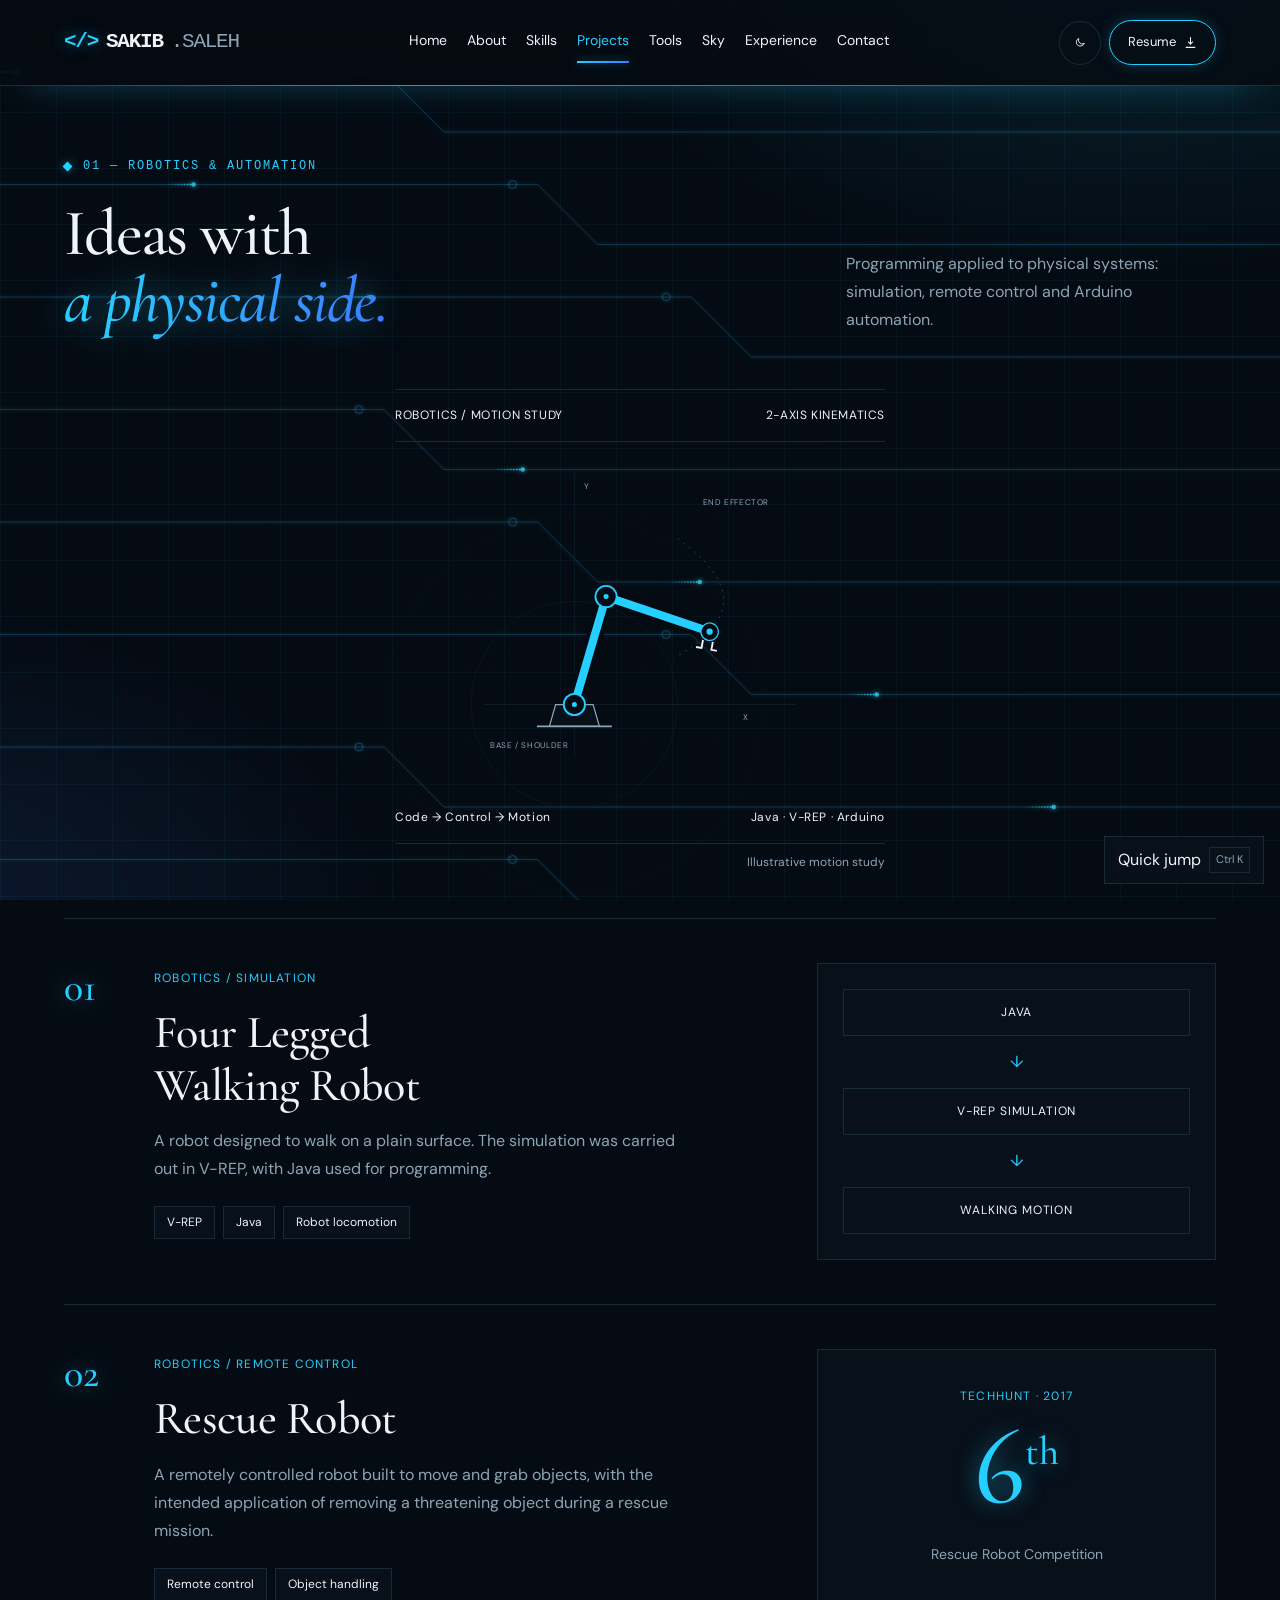
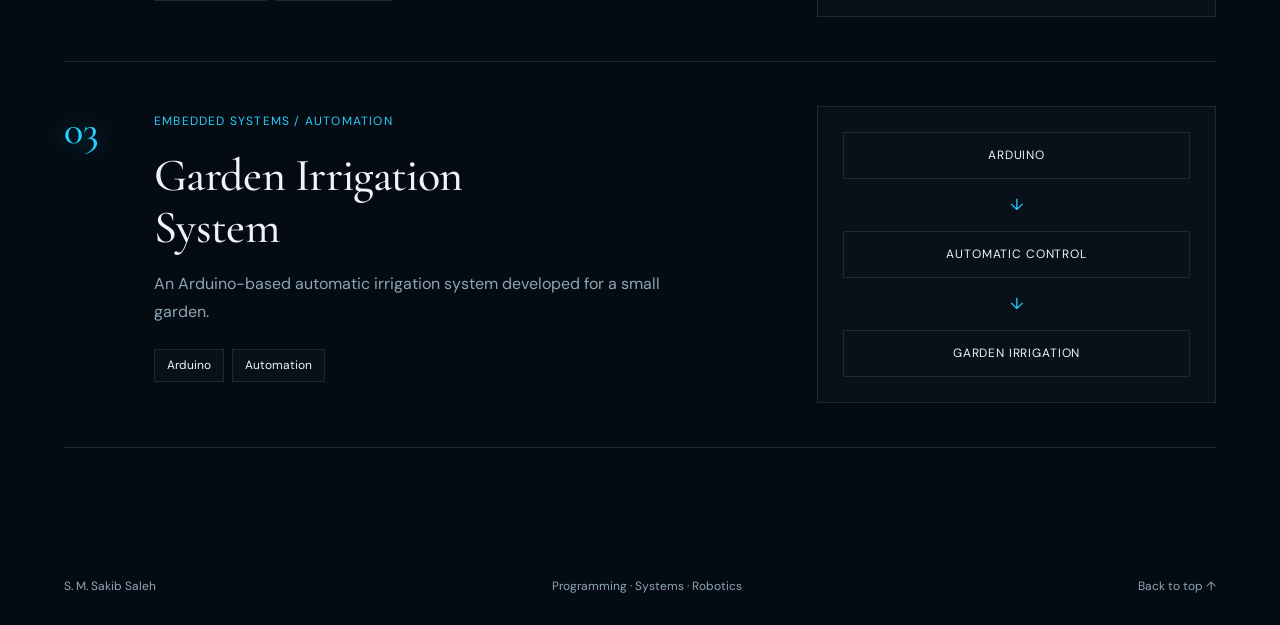
<file: pages/projects.html>
<!doctype html>
<html lang="en" data-theme="dark">
<head>
<meta charset="utf-8"><meta name="viewport" content="width=device-width,initial-scale=1">
<title>Projects — S. M. Sakib Saleh</title>
<meta name="description" content="Robotics and automation projects by Sakib Saleh: a four-legged walking robot, a rescue robot and an Arduino garden irrigation system.">
<link rel="icon" href="../assets/images/favicon.svg" type="image/svg+xml">
<script src="../assets/js/theme-init.js"></script>
<link rel="stylesheet" href="../assets/css/style.css">
</head>
<body>
<a class="skip" href="#main">Skip to content</a>
<canvas id="circuits" aria-hidden="true"></canvas>
<header class="header"><div class="shell nav"><a class="wordmark" href="../index.html"><span class="logo-mark" aria-hidden="true">&lt;/&gt;</span>Sakib<span>.Saleh</span></a><nav id="navigation" aria-label="Main navigation"><a href="../index.html">Home</a><a href="../index.html#about">About</a><a href="../index.html#skills">Skills</a><a href="projects.html" class="active">Projects</a><a href="tools.html">Tools</a><a href="sky.html">Sky</a><a href="../index.html#journey">Experience</a><a href="../index.html#contact">Contact</a></nav><div class="nav-actions"><button id="theme" class="icon-btn" aria-label="Switch theme"><svg viewBox="0 0 24 24" fill="none" stroke="currentColor" stroke-width="2" stroke-linecap="round"><circle cx="12" cy="12" r="4"/><path d="M12 2v3M12 19v3M4.2 4.2l2.1 2.1M17.7 17.7l2.1 2.1M2 12h3M19 12h3M4.2 19.8l2.1-2.1M17.7 6.3l2.1-2.1"/></svg></button><a class="resume-btn" href="../assets/resume.pdf" download aria-label="Download resume">Resume<svg viewBox="0 0 24 24" fill="none" stroke="currentColor" stroke-width="2" stroke-linecap="round" stroke-linejoin="round"><path d="M12 3v12m0 0l-4-4m4 4l4-4M4 21h16"/></svg></a><button id="menu" aria-expanded="false" aria-controls="navigation">Menu</button></div></div></header>
<main id="main">
<section id="projects" class="section shell page-top"><div class="section-heading"><div><div class="section-label">01 — ROBOTICS & AUTOMATION</div><h2>Ideas with<br><em>a physical side.</em></h2></div><p>Programming applied to physical systems: simulation, remote control and Arduino automation.</p></div>
<div class="motion-panel robotics-study"><div class="panel-top"><span>ROBOTICS / MOTION STUDY</span><span>2-AXIS KINEMATICS</span></div><svg class="arm" id="arm" viewBox="0 0 600 560" role="img" aria-labelledby="arm-title arm-desc"><title id="arm-title">Animated two-joint robotic arm diagram</title><desc id="arm-desc">An illustrative kinematic study of a two-link arm following a curved target path. This is a portfolio illustration, not a photograph of Sakib's projects.</desc><defs><pattern id="grid" width="30" height="30" patternUnits="userSpaceOnUse"><path d="M30 0H0V30" class="gridline"/></pattern></defs><rect width="600" height="560" fill="url(#grid)"/><circle cx="195" cy="420" r="300" class="range"/><circle cx="195" cy="420" r="165" class="range inner"/><path d="M50 420H550M195 45V505" class="axis"/><path id="target-path" d="M360 155Q510 260 355 345" class="trajectory"/><path d="M155 455H235L225 420H165Z" class="base"/><path d="M135 455H255" class="base-line"/><path id="arm-shadow" class="arm-shadow"/><path id="arm-links" class="arm-links"/><g id="joints"></g><g id="tool"><circle r="14" class="tool-ring"/><path d="M-8 15V28H-17M8 15V28H17" class="gripper"/></g><circle id="target" r="5" class="target"/><text x="60" y="490" class="diagram-label">BASE / SHOULDER</text><text x="400" y="100" class="diagram-label">END EFFECTOR</text><text x="465" y="444" class="diagram-label">X</text><text x="210" y="75" class="diagram-label">Y</text></svg><div class="panel-bottom"><span>Code → Control → Motion</span><span>Java · V-REP · Arduino</span></div><p class="diagram-note">Illustrative motion study</p></div>
<article class="project"><div class="project-index">01</div><div class="project-body"><span class="tag">ROBOTICS / SIMULATION</span><h3>Four Legged<br>Walking Robot</h3><p>A robot designed to walk on a plain surface. The simulation was carried out in V-REP, with Java used for programming.</p><ul class="chips"><li>V-REP</li><li>Java</li><li>Robot locomotion</li></ul></div><div class="project-diagram" aria-label="Project workflow"><span>JAVA</span><b>↓</b><span>V-REP SIMULATION</span><b>↓</b><span>WALKING MOTION</span></div></article>
<article class="project"><div class="project-index">02</div><div class="project-body"><span class="tag">ROBOTICS / REMOTE CONTROL</span><h3>Rescue Robot</h3><p>A remotely controlled robot built to move and grab objects, with the intended application of removing a threatening object during a rescue mission.</p><ul class="chips"><li>Remote control</li><li>Object handling</li></ul></div><aside class="award"><span class="tag">TECHHUNT · 2017</span><strong>6<sup>th</sup></strong><p>Rescue Robot Competition</p></aside></article>
<article class="project"><div class="project-index">03</div><div class="project-body"><span class="tag">EMBEDDED SYSTEMS / AUTOMATION</span><h3>Garden Irrigation<br>System</h3><p>An Arduino-based automatic irrigation system developed for a small garden.</p><ul class="chips"><li>Arduino</li><li>Automation</li></ul></div><div class="project-diagram" aria-label="Project concept"><span>ARDUINO</span><b>↓</b><span>AUTOMATIC CONTROL</span><b>↓</b><span>GARDEN IRRIGATION</span></div></article>
</section>
</main><footer class="shell footer"><span>S. M. Sakib Saleh</span><span>Programming · Systems · Robotics</span><a href="#main">Back to top ↑</a></footer><script src="../assets/js/main.js"></script>
<script src="../assets/js/palette.js"></script>
</body></html>
</file>
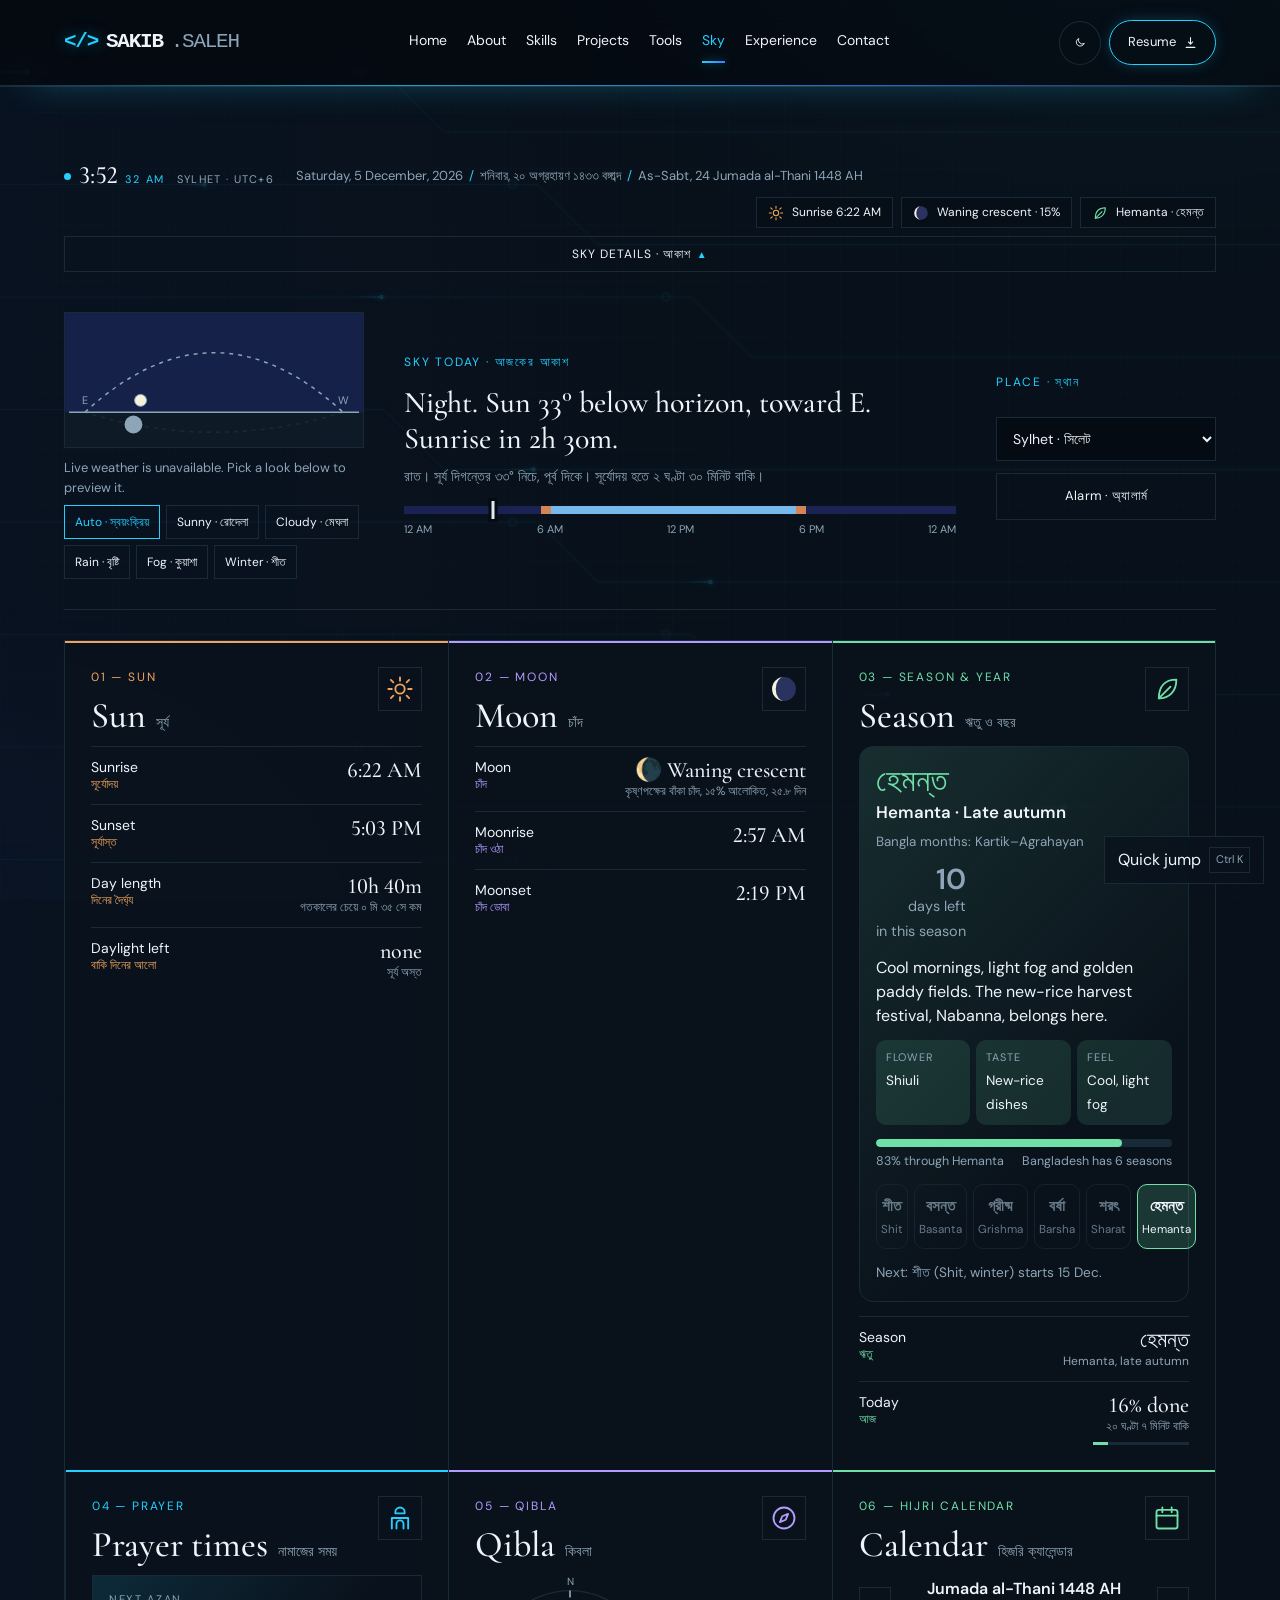
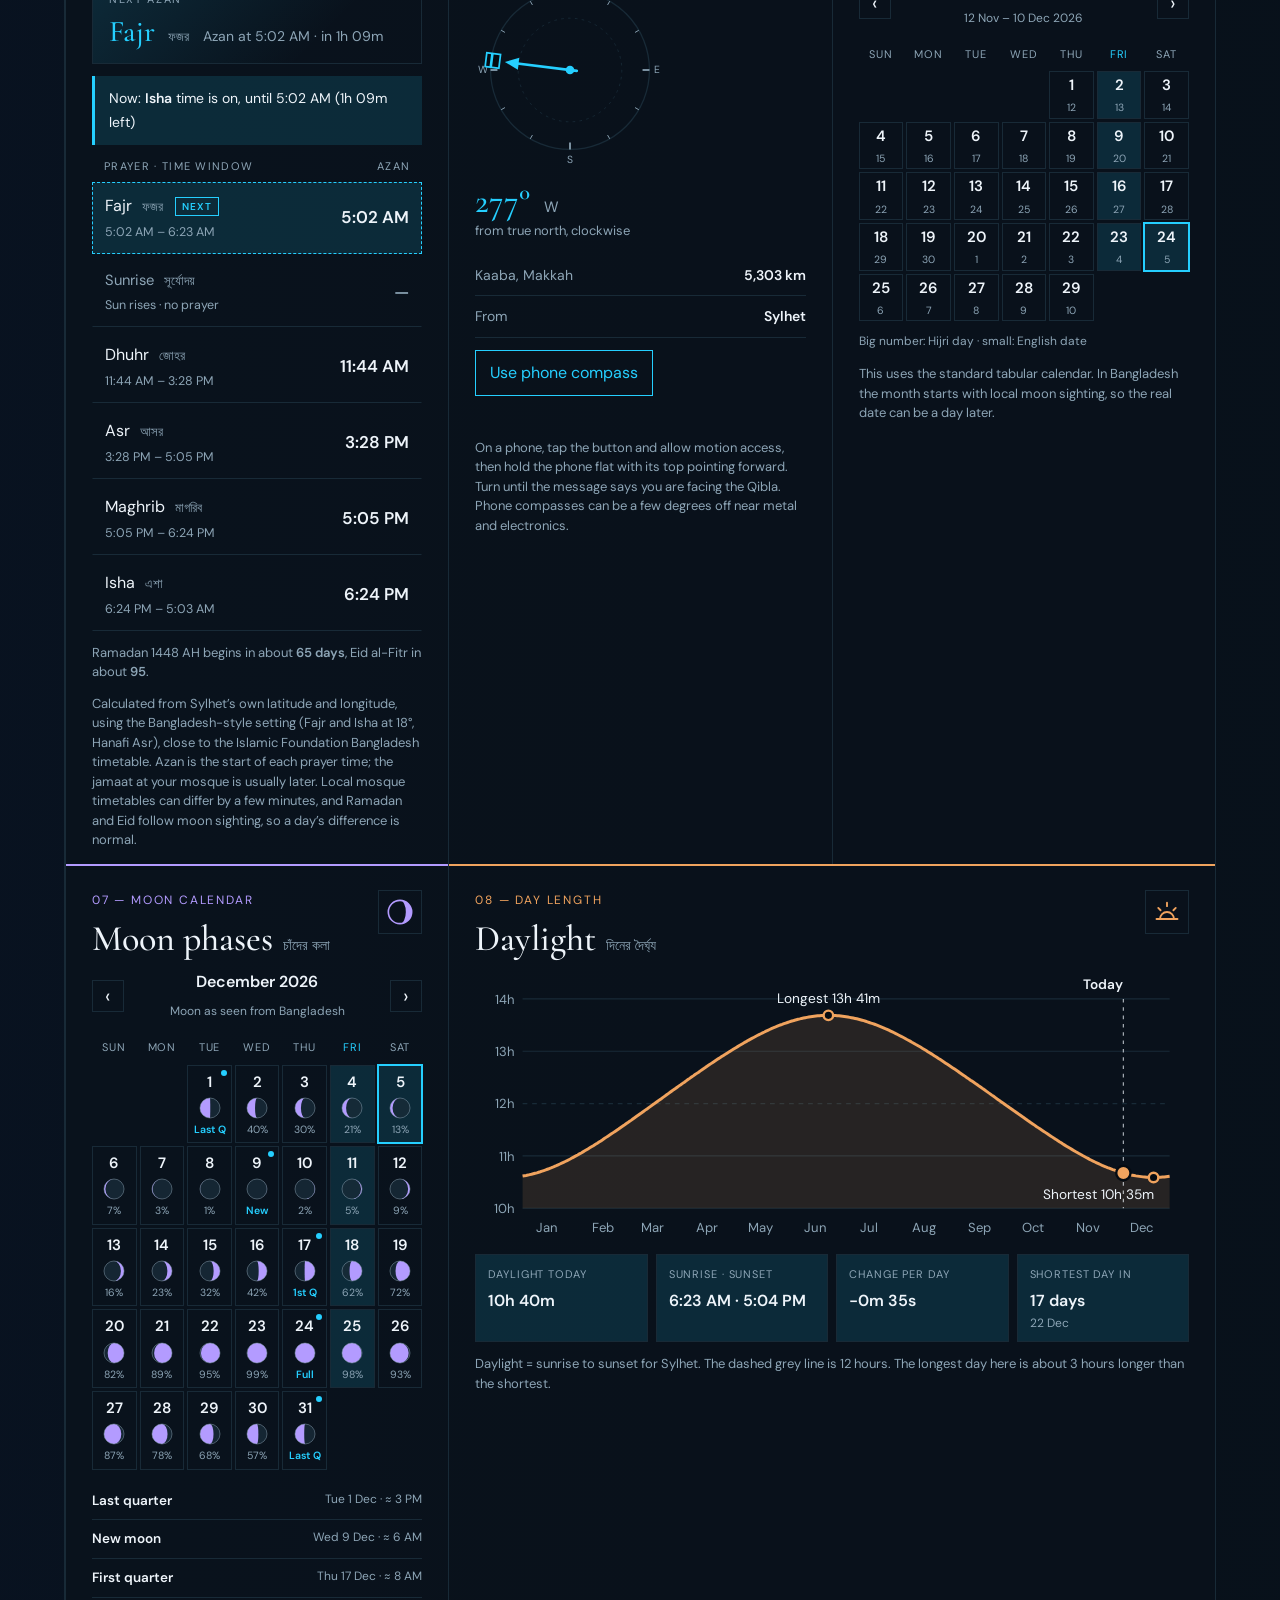
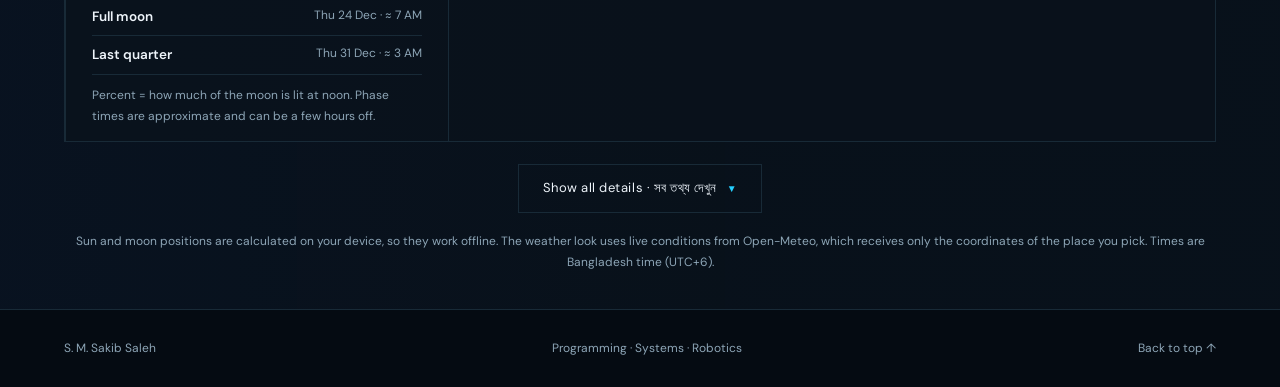
<file: pages/sky.html>
<!doctype html>
<html lang="en" data-theme="dark">
<head>
<meta charset="utf-8"><meta name="viewport" content="width=device-width,initial-scale=1">
<title>Sky — S. M. Sakib Saleh</title>
<meta name="description" content="Live Sylhet clock with sun, moon, season, weather look and alarm.">
<link rel="icon" href="../assets/images/favicon.svg" type="image/svg+xml">
<script src="../assets/js/theme-init.js"></script>
<link rel="stylesheet" href="../assets/css/style.css">
<link rel="stylesheet" href="../assets/css/sky.css">
<style>
#seasonFun{margin:0 0 14px;padding:16px;border:1px solid var(--line);border-radius:14px;background:linear-gradient(135deg,color-mix(in srgb,var(--c,var(--yr)) 14%,transparent),transparent 70%)}
#seasonFun .ss-top{display:flex;justify-content:space-between;align-items:flex-end;gap:12px;flex-wrap:wrap}
#seasonFun .ss-bn{display:block;font-size:2rem;line-height:1.1;color:var(--c,var(--yr))}
#seasonFun .ss-en{font-weight:700;font-size:1.05rem}
#seasonFun small{display:block;color:var(--muted);margin-top:2px}
#seasonFun .ss-days{text-align:right;color:var(--muted);font-size:.9rem}
#seasonFun .ss-days b{display:block;font-size:1.8rem;line-height:1;color:inherit}
#seasonFun .ss-line{margin:12px 0;line-height:1.5}
#seasonFun .ss-bar{height:8px;border-radius:99px;background:var(--line);overflow:hidden}
#seasonFun .ss-bar i{display:block;height:100%;border-radius:99px;background:var(--c,var(--yr))}
#seasonFun .ss-pct{display:flex;justify-content:space-between;font-size:.78rem;color:var(--muted);margin:4px 0 12px}
#seasonFun .ss-ribbon{display:grid;grid-template-columns:repeat(6,1fr);gap:6px}
#seasonFun .ss-ribbon span{padding:8px 4px;border:1px solid var(--line);border-radius:10px;text-align:center;font-size:.72rem;color:var(--muted);opacity:.7}
#seasonFun .ss-ribbon span b{display:block;font-size:.95rem;font-weight:600}
#seasonFun .ss-ribbon span.on{opacity:1;color:inherit;border-color:var(--c,var(--yr));background:color-mix(in srgb,var(--c,var(--yr)) 18%,transparent)}
#seasonFun .ss-next{margin:12px 0 0;font-size:.85rem;color:var(--muted)}
@media(max-width:560px){#seasonFun .ss-ribbon{grid-template-columns:repeat(3,1fr)}}
#seasonFun .ss-chips{display:grid;grid-template-columns:repeat(3,1fr);gap:6px;margin:0 0 14px}
#seasonFun .ss-chips span{padding:8px 10px;border-radius:10px;background:color-mix(in srgb,var(--c,var(--yr)) 12%,transparent);font-size:.85rem}
#seasonFun .ss-chips small{font-size:.68rem;text-transform:uppercase;letter-spacing:.08em;margin:0 0 2px}
@media(max-width:560px){#seasonFun .ss-chips{grid-template-columns:1fr}}
</style>
</head>
<body data-sky-open>
<a class="skip" href="#main">Skip to content</a>
<canvas id="circuits" aria-hidden="true"></canvas>
<header class="header"><div class="shell nav"><a class="wordmark" href="../index.html"><span class="logo-mark" aria-hidden="true">&lt;/&gt;</span>Sakib<span>.Saleh</span></a><nav id="navigation" aria-label="Main navigation"><a href="../index.html">Home</a><a href="../index.html#about">About</a><a href="../index.html#skills">Skills</a><a href="projects.html">Projects</a><a href="tools.html">Tools</a><a href="sky.html" class="active">Sky</a><a href="../index.html#journey">Experience</a><a href="../index.html#contact">Contact</a></nav><div class="nav-actions"><button id="theme" class="icon-btn" aria-label="Switch theme"><svg viewBox="0 0 24 24" fill="none" stroke="currentColor" stroke-width="2" stroke-linecap="round"><circle cx="12" cy="12" r="4"/><path d="M12 2v3M12 19v3M4.2 4.2l2.1 2.1M17.7 17.7l2.1 2.1M2 12h3M19 12h3M4.2 19.8l2.1-2.1M17.7 6.3l2.1-2.1"/></svg></button><a class="resume-btn" href="../assets/resume.pdf" download aria-label="Download resume">Resume<svg viewBox="0 0 24 24" fill="none" stroke="currentColor" stroke-width="2" stroke-linecap="round" stroke-linejoin="round"><path d="M12 3v12m0 0l-4-4m4 4l4-4M4 21h16"/></svg></a><button id="menu" aria-expanded="false" aria-controls="navigation">Menu</button></div></div></header>
<main id="main">
<section class="skybar skybar-page page-top" id="skybar" aria-label="Live clock and sky">
<div class="shell sb">
<div class="sb-time"><span class="sb-dot" aria-hidden="true"></span><b id="clock"><span id="hm"></span></b><small id="ss"></small><small id="ap"></small><span class="sb-where" id="sbWhere">Sylhet · UTC+6</span></div>
<div class="sb-date"><span id="dateEn"></span><i>/</i><span id="banga"></span><i>/</i><span id="hijri" title="Islamic (Hijri) date"></span></div>
<div class="sb-chips" aria-live="off">
<span class="sb-chip" style="--c:var(--sun)"><svg viewBox="0 0 24 24" fill="none" stroke="currentColor" stroke-width="1.6" stroke-linecap="round" aria-hidden="true"><circle cx="12" cy="12" r="4"/><path d="M12 2v3M12 19v3M4.2 4.2l2.1 2.1M17.7 17.7l2.1 2.1M2 12h3M19 12h3M4.2 19.8l2.1-2.1M17.7 6.3l2.1-2.1"/></svg><span id="chipSunTxt"></span></span>
<span class="sb-chip" style="--c:var(--moon)"><svg viewBox="-40 -40 80 80" aria-hidden="true"><g id="moonMini"></g></svg><span id="chipMoonTxt"></span></span>
<span class="sb-chip" style="--c:var(--yr)"><svg viewBox="0 0 24 24" fill="none" stroke="currentColor" stroke-width="1.6" stroke-linecap="round" stroke-linejoin="round" aria-hidden="true"><path d="M5 20C5 10 10 4 20 4c0 10-6 16-15 16z"/><path d="M5 20L15 10"/></svg><span id="chipYrTxt"></span></span>
</div>
<button class="sb-toggle" id="skyToggle" type="button" aria-expanded="false" aria-controls="skyPanel">Sky details · আকাশ<em>▼</em></button>
</div>
<div class="skypanel" id="skyPanel" inert><div class="sp-in"><div class="shell sp-pad">
<div class="sp-top">
<div class="sp-sky"><svg id="arc" viewBox="0 0 300 135" role="img" aria-label="Where the sun and moon are now"><rect id="skyBg" x="0" y="0" width="300" height="100" fill="#ffd27a" opacity=".14"/><rect x="0" y="100" width="300" height="35" fill="var(--line)" opacity=".4"/><path d="M20 100 Q150 -20 280 100" fill="none" stroke="var(--muted)" stroke-width="1.5" stroke-dasharray="4 5"/><path d="M280 100 Q150 140 20 100" fill="none" stroke="var(--line)" stroke-width="1.5" stroke-dasharray="4 5"/><line x1="4" y1="100" x2="296" y2="100" stroke="var(--muted)" stroke-width="1.5"/><text x="20" y="92" text-anchor="middle">E</text><text x="280" y="92" text-anchor="middle">W</text><circle id="moonDot" cx="150" cy="40" r="6" fill="#f4f1de" stroke="var(--muted)" stroke-width="1" opacity="0"/><circle id="sunGlow" cx="20" cy="100" r="17" fill="var(--sun)" opacity=".25"/><circle id="sunDot" cx="20" cy="100" r="9" fill="var(--sun)"/><defs><clipPath id="wxClip"><rect x="0" y="0" width="300" height="100"/></clipPath><filter id="wxBlur" x="-20%" y="-50%" width="140%" height="200%"><feGaussianBlur stdDeviation="4"/></filter></defs><g id="wxFx" clip-path="url(#wxClip)" pointer-events="none"></g></svg><p class="sp-wx" id="wxNow" aria-live="polite"></p><div class="wx-pick" id="wxPick" role="group" aria-label="Weather look"></div></div>
<div><p class="sk-label">Sky today · আজকের আকাশ</p><p class="sp-en" id="nowEn"></p><p class="sp-bn" id="nowBn"></p><div class="daybar" id="daybar"><i id="nowMark"></i></div><div class="dl"><span>12 AM</span><span>6 AM</span><span>12 PM</span><span>6 PM</span><span>12 AM</span></div></div>
<div class="sp-ctl"><label class="sk-label" for="loc">Place · স্থান</label><select id="loc"></select><button class="btn ghost" id="alarmBtn" type="button" aria-expanded="false">Alarm · অ্যালার্ম</button></div>
</div>
<div class="alarm" id="alarmBox" hidden>
<input id="adate" type="date" aria-label="Alarm date (leave empty for the next time this clock time comes)"><input id="atime" type="time" aria-label="Alarm time"><input id="albl" type="text" placeholder="Label (example: Meeting)" aria-label="Alarm label"><select id="arep" aria-label="Repeat"><option value="once">Once</option><option value="daily">Every day</option></select><button class="btn" id="aset" type="button">Set alarm</button>
<p class="msg" id="amsg">Pick a time, or add a date. Bangladesh time. An alarm can only ring while this page is open.</p><div id="alist"></div></div>
<div class="groups" id="facts">
<section class="grp" style="--c:var(--sun)"><div class="gh"><div><span class="gk">01 — SUN</span><span class="gn">Sun<small>সূর্য</small></span></div><div class="gi"><svg viewBox="0 0 24 24" fill="none" stroke="currentColor" stroke-width="1.6" stroke-linecap="round" aria-hidden="true"><circle cx="12" cy="12" r="4"/><path d="M12 2v3M12 19v3M4.2 4.2l2.1 2.1M17.7 17.7l2.1 2.1M2 12h3M19 12h3M4.2 19.8l2.1-2.1M17.7 6.3l2.1-2.1"/></svg></div></div><div id="rSun"></div></section>
<section class="grp" style="--c:var(--moon)"><div class="gh"><div><span class="gk">02 — MOON</span><span class="gn">Moon<small>চাঁদ</small></span></div><div class="gi"><svg viewBox="-40 -40 80 80" aria-hidden="true"><g id="moonBig"></g></svg></div></div><div id="rMoon"></div></section>
<section class="grp" style="--c:var(--yr)"><div class="gh"><div><span class="gk">03 — SEASON &amp; YEAR</span><span class="gn">Season<small>ঋতু ও বছর</small></span></div><div class="gi"><svg viewBox="0 0 24 24" fill="none" stroke="currentColor" stroke-width="1.6" stroke-linecap="round" stroke-linejoin="round" aria-hidden="true"><path d="M5 20C5 10 10 4 20 4c0 10-6 16-15 16z"/><path d="M5 20L15 10"/></svg></div></div><div id="rYear"></div></section>
</div>
<button class="more" id="more" type="button"></button>
<p class="sk-note">Sun and moon positions are calculated on your device, so they work offline. The weather look uses live conditions from Open-Meteo, which receives only the coordinates of the place you pick. Times are Bangladesh time (UTC+6).</p>
</div></div></div>
</section>
</main><footer class="shell footer"><span>S. M. Sakib Saleh</span><span>Programming · Systems · Robotics</span><a href="#main">Back to top ↑</a></footer><script src="../assets/js/main.js"></script>
<script src="../assets/js/sky.js"></script>
<script src="../assets/js/prayer.js"></script>
<script src="../assets/js/qibla-calendar.js"></script>
<script src="../assets/js/moon-day.js"></script>
<script src="../assets/js/palette.js"></script>
<script>
(function(){
  /* ---------- Hijri date with weekday, English month names ---------- */
  var HM=["Muharram","Safar","Rabi al-Awwal","Rabi al-Thani","Jumada al-Ula","Jumada al-Thani","Rajab","Shaban","Ramadan","Shawwal","Dhu al-Qadah","Dhu al-Hijjah"];
  function dhaka(){return new Date(Date.now()+6*3600*1000);}
  function hijri(){
    var d=dhaka(),y=d.getUTCFullYear(),m=d.getUTCMonth()+1,dd=d.getUTCDate();
    var a=Math.floor((14-m)/12),yy=y+4800-a,mm=m+12*a-3;
    var jd=dd+Math.floor((153*mm+2)/5)+365*yy+Math.floor(yy/4)-Math.floor(yy/100)+Math.floor(yy/400)-32045;
    var l=jd-1948440+10632,n=Math.floor((l-1)/10631);
    l=l-10631*n+354;
    var j=Math.floor((10985-l)/5316)*Math.floor((50*l)/17719)+Math.floor(l/5670)*Math.floor((43*l)/15238);
    l=l-Math.floor((30-j)/15)*Math.floor((17719*j)/50)-Math.floor(j/16)*Math.floor((15238*j)/43)+29;
    var hm=Math.floor((24*l)/709),hd=l-Math.floor((709*hm)/24),hy=30*n+j-30;
    var wd=["Al-Ahad","Al-Ithnayn","Ath-Thulatha","Al-Arba'a","Al-Khamis","Al-Jumu'ah","As-Sabt"][d.getUTCDay()];
    return wd+", "+hd+" "+HM[hm-1]+" "+hy+" AH";
  }

  /* ---------- Bangladesh six seasons ---------- */
  var S={
    shit:{bn:"শীত",en:"Shit",tag:"Winter",months:"Poush–Magh",flower:"Marigold",food:"Pitha & date-palm juice",feel:"Foggy mornings",txt:"The coldest weeks: thick morning fog, warm shawls, date-palm juice and pitha on every table."},
    basanta:{bn:"বসন্ত",en:"Basanta",tag:"Spring",months:"Falgun–Choitro",flower:"Palash",food:"Fresh mango blossoms",feel:"Warm breeze",txt:"Palash and krishnachura bloom, koel birds call, and the air turns warm again."},
    grishma:{bn:"গ্রীষ্ম",en:"Grishma",tag:"Summer",months:"Boishakh–Joishtho",flower:"Krishnachura",food:"Mango & lychee",feel:"Hot, stormy evenings",txt:"Hot and humid, with sudden kalboishakhi storms in the evening. Mango and lychee season."},
    barsha:{bn:"বর্ষা",en:"Barsha",tag:"Monsoon",months:"Asharh–Shrabon",flower:"Kadam",food:"Hilsa khichuri",feel:"Heavy rain",txt:"Heavy rain. Sylhet's hills turn deep green, waterfalls run full and the haors fill up."},
    sharat:{bn:"শরৎ",en:"Sharat",tag:"Early autumn",months:"Bhadro–Ashwin",flower:"Kash & shiuli",food:"Coconut sweets",feel:"Clear blue skies",txt:"Washed blue skies, puffy white clouds and kash flowers swaying along the rivers."},
    hemanta:{bn:"হেমন্ত",en:"Hemanta",tag:"Late autumn",months:"Kartik–Agrahayan",flower:"Shiuli",food:"New-rice dishes",feel:"Cool, light fog",txt:"Cool mornings, light fog and golden paddy fields. The new-rice harvest festival, Nabanna, belongs here."}
  };
  var ORDER=["shit","basanta","grishma","barsha","sharat","hemanta"];
  var MON=["Jan","Feb","Mar","Apr","May","Jun","Jul","Aug","Sep","Oct","Nov","Dec"];
  function seasonInfo(){
    var d=dhaka(),y=d.getUTCFullYear(),t=Date.UTC(y,d.getUTCMonth(),d.getUTCDate());
    var st=[["shit",y-1,12,15],["basanta",y,2,14],["grishma",y,4,14],["barsha",y,6,15],["sharat",y,8,16],["hemanta",y,10,16],["shit",y,12,15]]
      .map(function(r){return {k:r[0],t:Date.UTC(r[1],r[2]-1,r[3]),m:r[2],d:r[3]};});
    for(var i=0;i<st.length-1;i++){
      if(t>=st[i].t&&t<st[i+1].t){
        var len=st[i+1].t-st[i].t;
        return {k:st[i].k,pct:Math.round((t-st[i].t)/len*100),left:Math.round((st[i+1].t-t)/864e5),next:st[i+1]};
      }
    }
    return null;
  }
  var lastKey="";
  function seasonCard(){
    var rY=document.getElementById("rYear"); if(!rY||!rY.parentNode) return;
    var info=seasonInfo(); if(!info) return;
    var box=document.getElementById("seasonFun");
    if(!box){box=document.createElement("div");box.id="seasonFun";rY.parentNode.insertBefore(box,rY);lastKey="";}
    var key=info.k+info.pct+info.left; if(key===lastKey) return; lastKey=key;
    var c=S[info.k],n=S[info.next.k];
    var rib=ORDER.map(function(k){return '<span class="'+(k===info.k?'on':'')+'"><b>'+S[k].bn+'</b>'+S[k].en+'</span>';}).join("");
    box.innerHTML=
      '<div class="ss-top"><div><span class="ss-bn">'+c.bn+'</span><span class="ss-en">'+c.en+' · '+c.tag+'</span><small>Bangla months: '+c.months+'</small></div>'+
      '<div class="ss-days"><b>'+info.left+'</b>'+(info.left===1?'day':'days')+' left<br>in this season</div></div>'+
      '<p class="ss-line">'+c.txt+'</p>'+
      '<div class="ss-chips"><span><small>Flower</small>'+c.flower+'</span><span><small>Taste</small>'+c.food+'</span><span><small>Feel</small>'+c.feel+'</span></div>'+
      '<div class="ss-bar" role="progressbar" aria-valuemin="0" aria-valuemax="100" aria-valuenow="'+info.pct+'" aria-label="Season progress"><i style="width:'+info.pct+'%"></i></div>'+
      '<div class="ss-pct"><span>'+info.pct+'% through '+c.en+'</span><span>Bangladesh has 6 seasons</span></div>'+
      '<div class="ss-ribbon">'+rib+'</div>'+
      '<p class="ss-next">Next: '+n.bn+' ('+n.en+', '+n.tag.toLowerCase()+') starts '+info.next.d+' '+MON[info.next.m-1]+'.</p>';
    box.style.setProperty("--c","var(--yr)");
  }

  /* ---------- keep everything alive even if sky.js redraws ---------- */
  function tick(){
    var en=document.getElementById("dateEn");
    if(en){
      var box=en.parentNode,el=document.getElementById("hijri");
      if(!el){
        var sep=document.createElement("i");sep.textContent="/";
        el=document.createElement("span");el.id="hijri";el.title="Islamic (Hijri) date";
        box.appendChild(sep);box.appendChild(el);
      }
      var t=hijri(); if(el.textContent!==t) el.textContent=t;
    }
    seasonCard();
  }
  tick(); setInterval(tick,1000);
})();
</script>
</body></html>
</file>
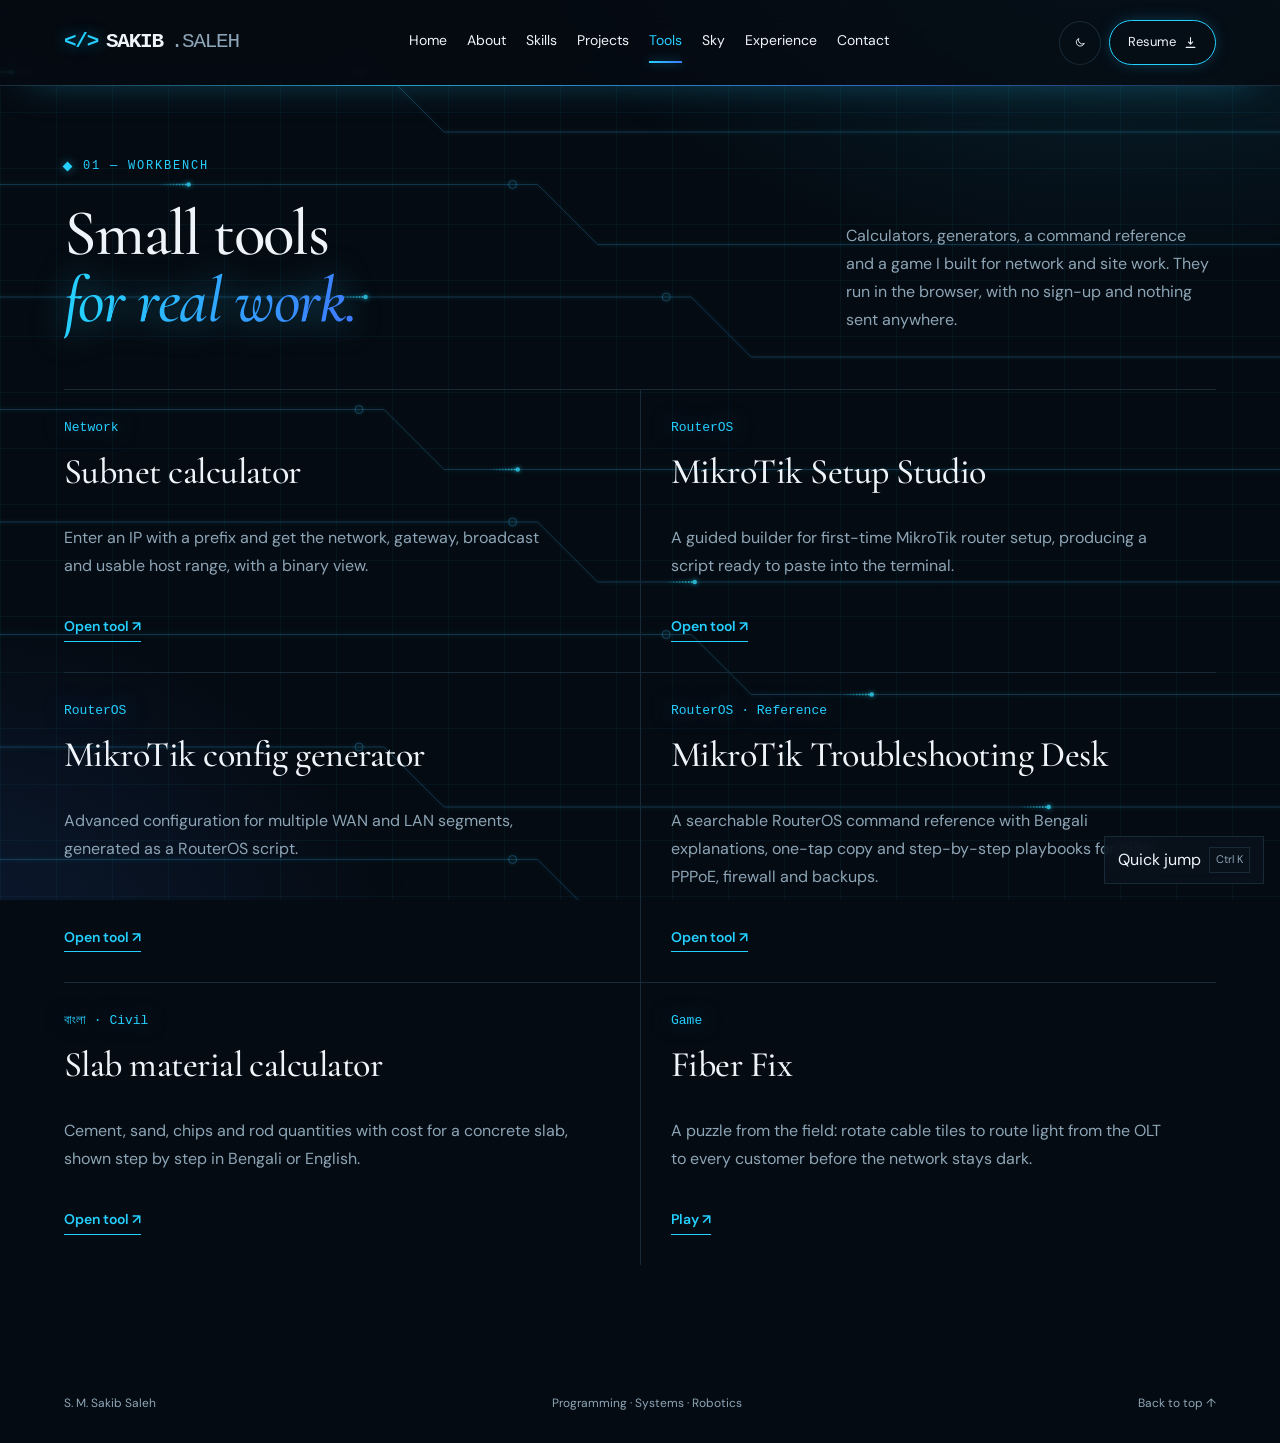
<file: pages/tools.html>
<!doctype html>
<html lang="en" data-theme="dark">
<head>
<meta charset="utf-8"><meta name="viewport" content="width=device-width,initial-scale=1">
<title>Tools — S. M. Sakib Saleh</title>
<meta name="description" content="Browser-based tools by Sakib Saleh: subnet calculator, MikroTik setup studio, config generator, troubleshooting desk, slab calculator and the Fiber Fix game.">
<link rel="icon" href="../assets/images/favicon.svg" type="image/svg+xml">
<script src="../assets/js/theme-init.js"></script>
<link rel="stylesheet" href="../assets/css/style.css">
</head>
<body>
<a class="skip" href="#main">Skip to content</a>
<canvas id="circuits" aria-hidden="true"></canvas>
<header class="header"><div class="shell nav"><a class="wordmark" href="../index.html"><span class="logo-mark" aria-hidden="true">&lt;/&gt;</span>Sakib<span>.Saleh</span></a><nav id="navigation" aria-label="Main navigation"><a href="../index.html">Home</a><a href="../index.html#about">About</a><a href="../index.html#skills">Skills</a><a href="projects.html">Projects</a><a href="tools.html" class="active">Tools</a><a href="sky.html">Sky</a><a href="../index.html#journey">Experience</a><a href="../index.html#contact">Contact</a></nav><div class="nav-actions"><button id="theme" class="icon-btn" aria-label="Switch theme"><svg viewBox="0 0 24 24" fill="none" stroke="currentColor" stroke-width="2" stroke-linecap="round"><circle cx="12" cy="12" r="4"/><path d="M12 2v3M12 19v3M4.2 4.2l2.1 2.1M17.7 17.7l2.1 2.1M2 12h3M19 12h3M4.2 19.8l2.1-2.1M17.7 6.3l2.1-2.1"/></svg></button><a class="resume-btn" href="../assets/resume.pdf" download aria-label="Download resume">Resume<svg viewBox="0 0 24 24" fill="none" stroke="currentColor" stroke-width="2" stroke-linecap="round" stroke-linejoin="round"><path d="M12 3v12m0 0l-4-4m4 4l4-4M4 21h16"/></svg></a><button id="menu" aria-expanded="false" aria-controls="navigation">Menu</button></div></div></header>
<main id="main">
<section id="tools" class="section shell page-top"><div class="section-heading"><div><div class="section-label">01 — WORKBENCH</div><h2>Small tools<br><em>for real work.</em></h2></div><p>Calculators, generators, a command reference and a game I built for network and site work. They run in the browser, with no sign-up and nothing sent anywhere.</p></div><div class="skill-grid tool-grid"><article><span class="skill-number">Network</span><h3>Subnet calculator</h3><p>Enter an IP with a prefix and get the network, gateway, broadcast and usable host range, with a binary view.</p><a class="tool-link" href="../tools/subnet-calculator.html">Open tool ↗</a></article><article><span class="skill-number">RouterOS</span><h3>MikroTik Setup Studio</h3><p>A guided builder for first-time MikroTik router setup, producing a script ready to paste into the terminal.</p><a class="tool-link" href="../tools/mikrotik-setup-studio.html">Open tool ↗</a></article><article><span class="skill-number">RouterOS</span><h3>MikroTik config generator</h3><p>Advanced configuration for multiple WAN and LAN segments, generated as a RouterOS script.</p><a class="tool-link" href="../tools/mikrotik-config-generator.html">Open tool ↗</a></article><article><span class="skill-number">RouterOS · Reference</span><h3>MikroTik Troubleshooting Desk</h3><p>A searchable RouterOS command reference with Bengali explanations, one-tap copy and step-by-step playbooks for ping, PPPoE, firewall and backups.</p><a class="tool-link" href="../tools/mikrotik-troubleshooting-desk.html">Open tool ↗</a></article><article><span class="skill-number">বাংলা · Civil</span><h3>Slab material calculator</h3><p>Cement, sand, chips and rod quantities with cost for a concrete slab, shown step by step in Bengali or English.</p><a class="tool-link" href="../tools/slab-calculator.html">Open tool ↗</a></article><article><span class="skill-number">Game</span><h3>Fiber Fix</h3><p>A puzzle from the field: rotate cable tiles to route light from the OLT to every customer before the network stays dark.</p><a class="tool-link" href="../tools/fiber-fix.html">Play ↗</a></article></div></section>
</main><footer class="shell footer"><span>S. M. Sakib Saleh</span><span>Programming · Systems · Robotics</span><a href="#main">Back to top ↑</a></footer><script src="../assets/js/main.js"></script>
<script src="../assets/js/palette.js"></script>
</body></html>
</file>
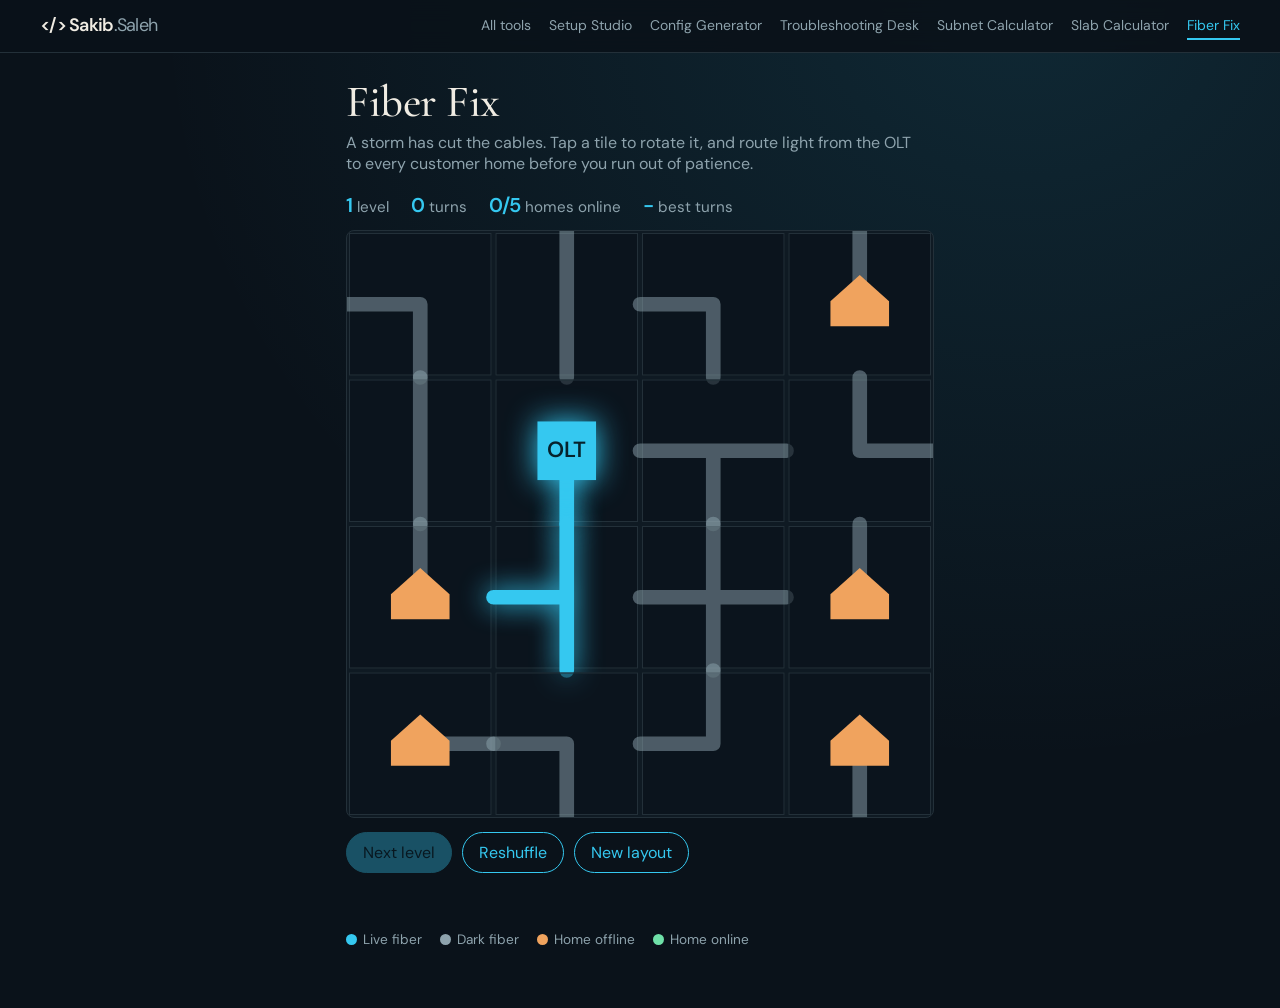
<file: tools/fiber-fix.html>
<!DOCTYPE html>
<html lang="en"><head><meta charset="utf-8">
<meta name="viewport" content="width=device-width, initial-scale=1, viewport-fit=cover">
<title>Fiber Fix | Sakib Saleh</title>
<style>
:root{box-sizing:border-box;padding-top:env(safe-area-inset-top,0px);padding-bottom:env(safe-area-inset-bottom,0px)}
html{scroll-padding-top:env(safe-area-inset-top,0px)}*{box-sizing:border-box}
body{margin:0;color:var(--ink,#f0ece3)}
main{max-width:620px;margin:0 auto;padding:26px 16px 60px}
h1{margin:0 0 6px}.sub{color:var(--muted);margin:0 0 18px;max-width:52ch}
.stats{display:flex;gap:22px;flex-wrap:wrap;margin:0 0 12px;font-size:.95rem}
.stats b{font-size:1.25rem;color:var(--accent);font-weight:600}.stats span{color:var(--muted)}
#c{display:block;width:100%;aspect-ratio:1;border:1px solid var(--line);border-radius:8px;background:var(--surface);cursor:pointer;touch-action:manipulation}
#c:focus-visible{outline:2px solid var(--accent);outline-offset:3px}
.bar{display:flex;gap:10px;flex-wrap:wrap;margin-top:14px;align-items:center}
button{font:inherit;padding:9px 16px;border-radius:999px;border:1px solid var(--accent);background:none;color:var(--accent);cursor:pointer}
button.fill{background:var(--accent);color:var(--accent-ink)}button:disabled{opacity:.35;cursor:default}
#msg{min-height:1.6em;margin:14px 0 0;color:var(--muted)}#msg.win{color:var(--accent);font-weight:600}
.key{display:flex;gap:18px;flex-wrap:wrap;margin-top:18px;font-size:.85rem;color:var(--muted)}
.key i{display:inline-block;width:11px;height:11px;border-radius:50%;margin-right:6px;vertical-align:-1px}
</style><link rel="stylesheet" href="tools.css">
<script>(function(){try{var v=localStorage.getItem("sakib-theme");if(v==="graphite"||v==="neon"||v==="mono")document.documentElement.dataset.pf=v}catch(e){}})()</script>
</head><body>
<nav class="pf-bar" aria-label="Portfolio"><a class="pf-home" href="../index.html">&lt;/&gt; Sakib<span>.Saleh</span></a><div class="pf-links"><a href="../pages/tools.html">All tools</a><a href="mikrotik-setup-studio.html">Setup Studio</a><a href="mikrotik-config-generator.html">Config Generator</a><a href="mikrotik-troubleshooting-desk.html">Troubleshooting Desk</a><a href="subnet-calculator.html">Subnet Calculator</a><a href="slab-calculator.html">Slab Calculator</a><a href="fiber-fix.html" aria-current="page">Fiber Fix</a></div></nav>
<main>
<h1>Fiber Fix</h1>
<p class="sub">A storm has cut the cables. Tap a tile to rotate it, and route light from the OLT to every customer home before you run out of patience.</p>
<div class="stats"><div><b id="lv">1</b> <span>level</span></div><div><b id="mv">0</b> <span>turns</span></div><div><b id="on">0/0</b> <span>homes online</span></div><div><b id="bs">-</b> <span>best turns</span></div></div>
<canvas id="c" tabindex="0" aria-label="Fiber puzzle board. Arrow keys move, space rotates."></canvas>
<div class="bar"><button id="nx" class="fill" disabled>Next level</button><button id="rs">Reshuffle</button><button id="nw">New layout</button></div>
<p id="msg" role="status" aria-live="polite"></p>
<div class="key"><span><i style="background:var(--pf-ac)"></i>Live fiber</span><span><i style="background:var(--pf-mu)"></i>Dark fiber</span><span><i style="background:var(--pf-warm)"></i>Home offline</span><span><i style="background:var(--pf-ok)"></i>Home online</span></div>
</main>
<script>
(()=>{
const $=id=>document.getElementById(id),cv=$('c'),x=cv.getContext('2d');
const DX=[0,1,0,-1],DY=[-1,0,1,0]; // N E S W bits 1,2,4,8
let n,lvl=1,moves=0,g,sol,src,leaf,cur=0,won=false,start;
const rot=m=>((m<<1)|(m>>3))&15;
function gen(){
  n=Math.min(3+lvl,9);g=[];sol=[];
  const seen=Array(n*n).fill(0),m=Array(n*n).fill(0);
  src=Math.floor(Math.random()*n*n);seen[src]=1;const fr=[src];
  while(fr.length){
    const k=Math.floor(Math.random()*fr.length),a=fr[k],ax=a%n,ay=(a/n)|0;
    const nb=[0,1,2,3].filter(d=>{const bx=ax+DX[d],by=ay+DY[d];return bx>=0&&by>=0&&bx<n&&by<n&&!seen[by*n+bx]});
    if(!nb.length){fr.splice(k,1);continue}
    const d=nb[Math.floor(Math.random()*nb.length)],b=(ay+DY[d])*n+ax+DX[d];
    m[a]|=1<<d;m[b]|=1<<((d+2)%4);seen[b]=1;fr.push(b);
  }
  sol=m.slice();
  leaf=m.map((v,i)=>i!==src&&[1,2,4,8].includes(v));
  g=m.map(v=>{let r=Math.floor(Math.random()*4);while(r--)v=rot(v);return v});
  start=g.slice();moves=0;won=false;cur=src;ui();draw();
}
function lit(){
  const p=Array(n*n).fill(0);p[src]=1;const q=[src];
  while(q.length){const a=q.pop(),ax=a%n,ay=(a/n)|0;
    for(let d=0;d<4;d++)if(g[a]&(1<<d)){const bx=ax+DX[d],by=ay+DY[d];
      if(bx<0||by<0||bx>=n||by>=n)continue;const b=by*n+bx;
      if(!p[b]&&(g[b]&(1<<((d+2)%4)))){p[b]=1;q.push(b)}}}
  return p;
}
const css=v=>getComputedStyle(document.documentElement).getPropertyValue(v).trim();
function draw(){
  const s=cv.clientWidth,dpr=devicePixelRatio||1;cv.width=cv.height=s*dpr;x.setTransform(dpr,0,0,dpr,0,0);
  const c=s/n,p=lit(),ac=css('--pf-ac'),dk=css('--pf-mu'),wm=css('--pf-warm'),ok=css('--pf-ok'),ln=css('--pf-line'),bg=css('--pf-bg');
  x.clearRect(0,0,s,s);
  for(let i=0;i<n*n;i++){
    const cx=(i%n)*c,cy=((i/n)|0)*c,mx=cx+c/2,my=cy+c/2;
    x.fillStyle=bg;x.globalAlpha=.55;x.fillRect(cx+2,cy+2,c-4,c-4);x.globalAlpha=1;
    x.strokeStyle=ln;x.lineWidth=1;x.strokeRect(cx+2.5,cy+2.5,c-5,c-5);
    x.lineCap='round';x.lineWidth=Math.max(4,c*.1);
    x.strokeStyle=p[i]?ac:dk;x.globalAlpha=p[i]?1:.5;x.shadowColor=p[i]?ac:'transparent';x.shadowBlur=p[i]?c*.18:0;
    x.beginPath();for(let d=0;d<4;d++)if(g[i]&(1<<d)){x.moveTo(mx,my);x.lineTo(mx+DX[d]*c/2,my+DY[d]*c/2)}x.stroke();
    x.shadowBlur=0;x.globalAlpha=1;
    if(i===src){x.fillStyle=ac;x.shadowColor=ac;x.shadowBlur=c*.2;x.fillRect(mx-c*.2,my-c*.2,c*.4,c*.4);x.shadowBlur=0;x.fillStyle=css('--pf-on');x.font='600 '+c*.15+'px Interface,sans-serif';x.textAlign='center';x.textBaseline='middle';x.fillText('OLT',mx,my)}
    else if(leaf[i]){x.fillStyle=p[i]?ok:wm;x.shadowColor=x.fillStyle;x.shadowBlur=p[i]?c*.25:0;
      x.beginPath();x.moveTo(mx-c*.2,my+c*.15);x.lineTo(mx-c*.2,my-c*.02);x.lineTo(mx,my-c*.2);x.lineTo(mx+c*.2,my-c*.02);x.lineTo(mx+c*.2,my+c*.15);x.closePath();x.fill();x.shadowBlur=0}
    if(i===cur&&document.activeElement===cv){x.strokeStyle=ac;x.lineWidth=2;x.strokeRect(cx+4,cy+4,c-8,c-8)}
  }
}
function ui(){
  const p=lit(),L=leaf.reduce((a,v,i)=>a+(v?1:0),0),O=leaf.reduce((a,v,i)=>a+(v&&p[i]?1:0),0);
  const all=p.every(v=>v);
  $('lv').textContent=lvl;$('mv').textContent=moves;$('on').textContent=O+'/'+L;
  let b=null;try{b=localStorage.getItem('fiberfix-best-'+lvl)}catch(e){}
  $('bs').textContent=b||'-';
  if(all&&!won&&moves>0){won=true;
    try{if(!b||moves<+b){localStorage.setItem('fiberfix-best-'+lvl,moves);$('bs').textContent=moves}}catch(e){}
    $('msg').textContent='Network restored in '+moves+' turns. Every customer is back online.';$('msg').className='win';}
  else if(!won){$('msg').textContent='';$('msg').className=''}
  $('nx').disabled=!won;
}
function turn(i){if(won)return;g[i]=rot(g[i]);moves++;ui();draw()}
cv.addEventListener('click',e=>{const r=cv.getBoundingClientRect(),c=r.width/n;
  const i=Math.floor((e.clientY-r.top)/c)*n+Math.floor((e.clientX-r.left)/c);cur=i;turn(i)});
cv.addEventListener('keydown',e=>{
  const k={ArrowUp:[0,-1],ArrowDown:[0,1],ArrowLeft:[-1,0],ArrowRight:[1,0]}[e.key];
  if(k){e.preventDefault();const nx=cur%n+k[0],ny=((cur/n)|0)+k[1];if(nx>=0&&ny>=0&&nx<n&&ny<n)cur=ny*n+nx;draw()}
  else if(e.key===' '||e.key==='Enter'){e.preventDefault();turn(cur)}});
cv.addEventListener('focus',draw);cv.addEventListener('blur',draw);
$('nx').onclick=()=>{lvl++;gen()};$('nw').onclick=gen;
$('rs').onclick=()=>{g=start.slice();moves=0;won=false;ui();draw()};
addEventListener('resize',draw);
gen();
})();
</script></body></html>
</file>
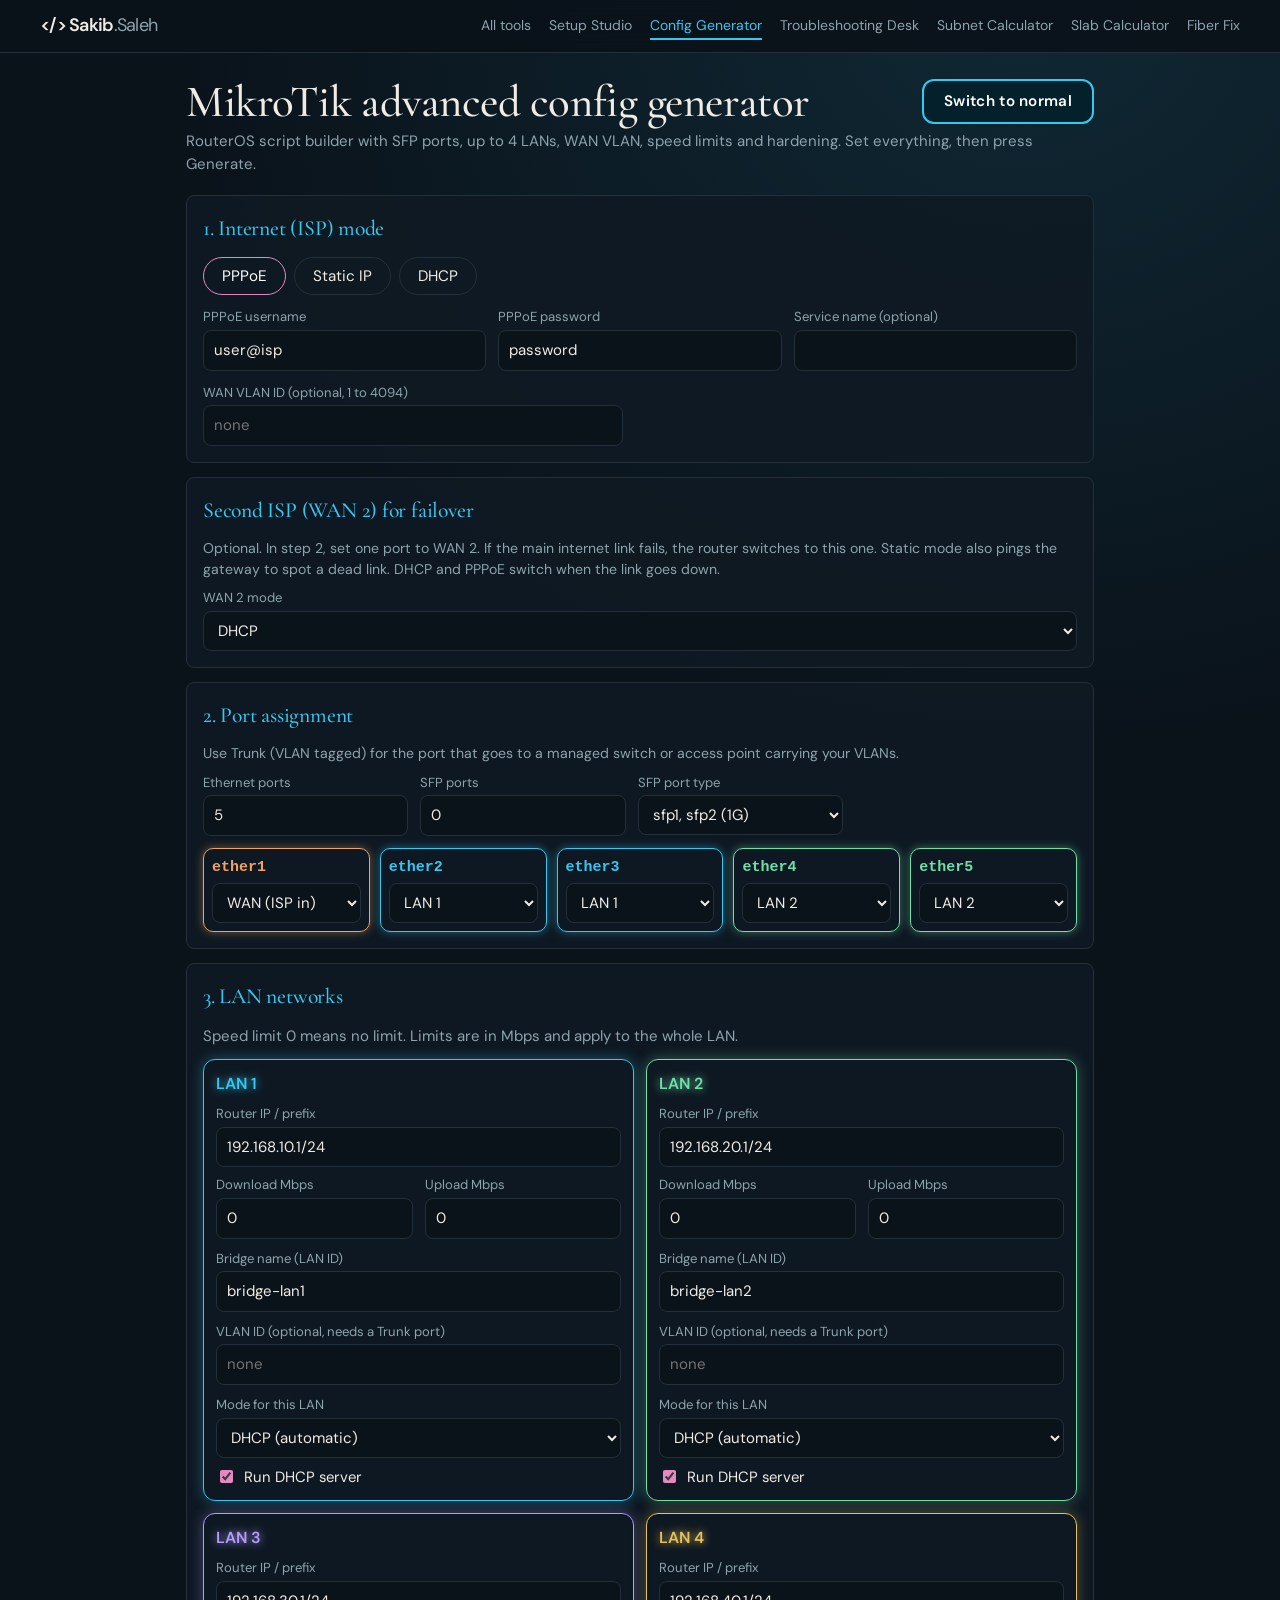
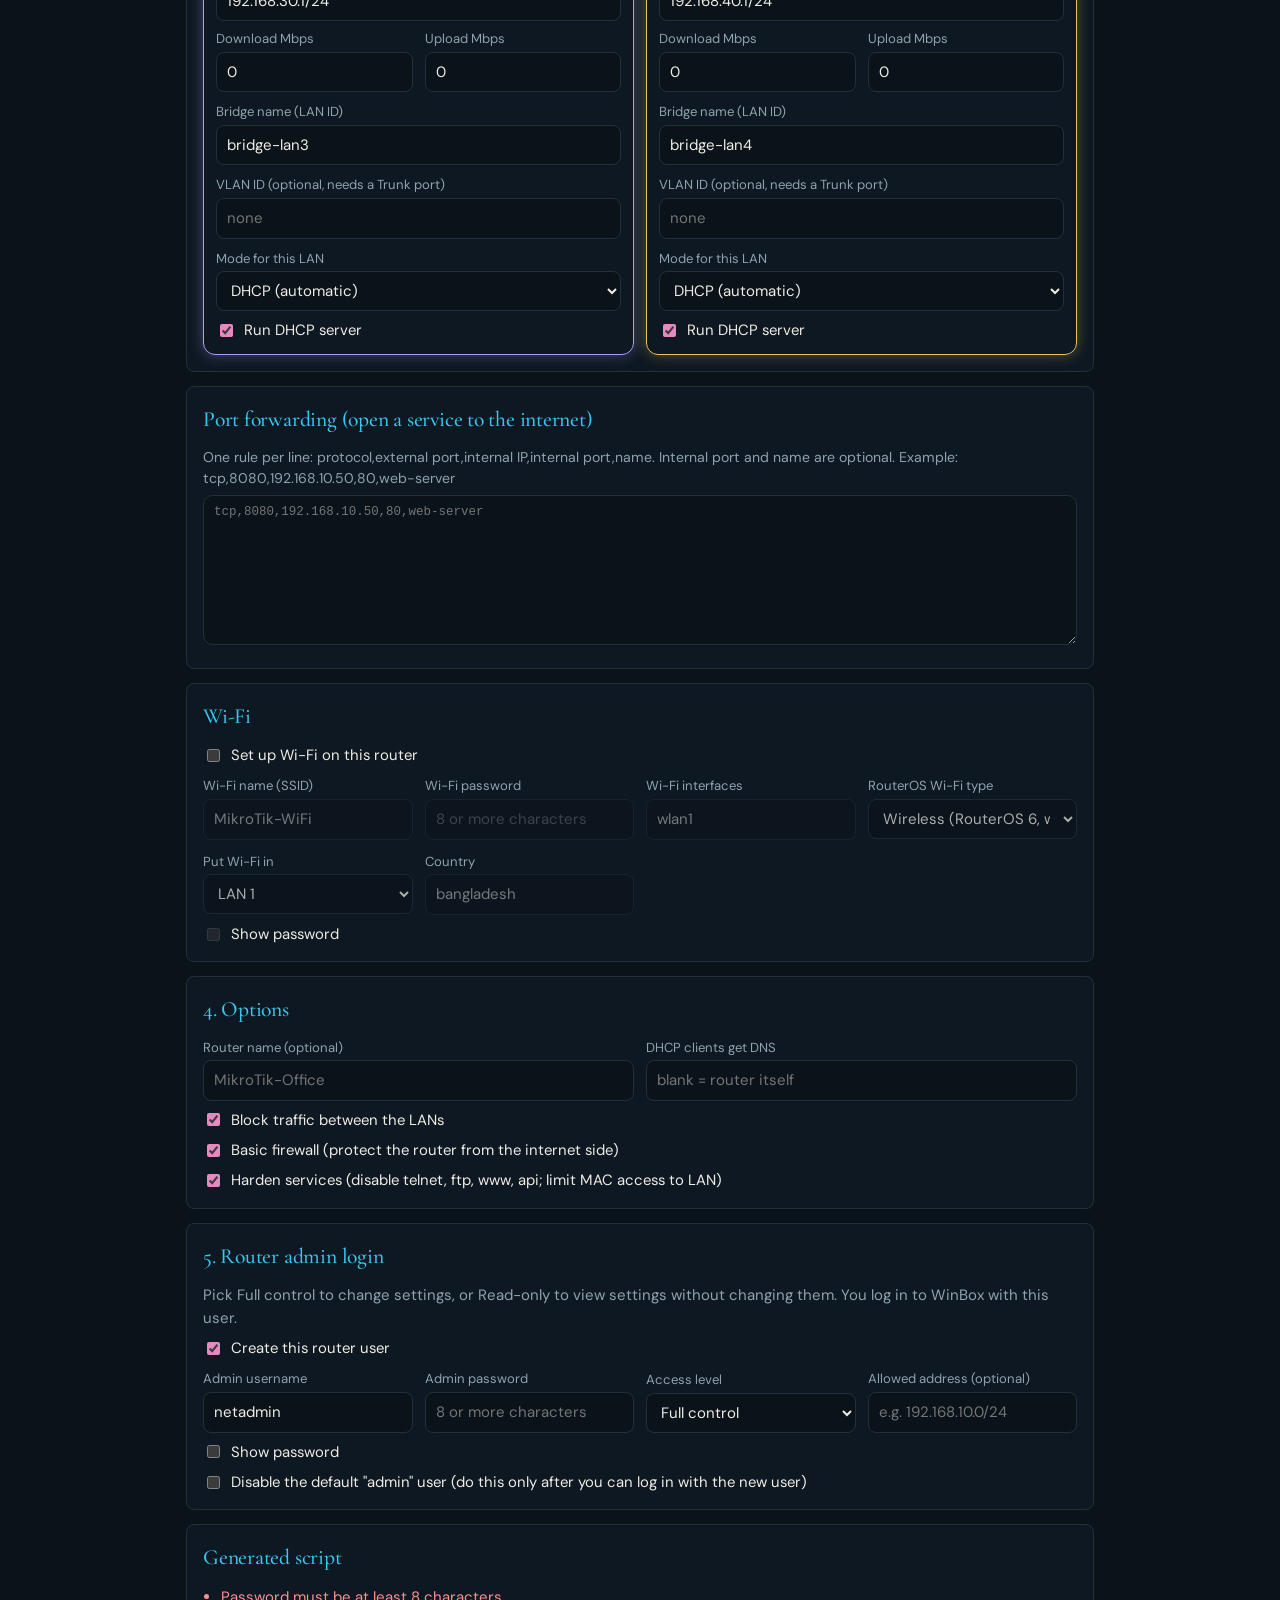
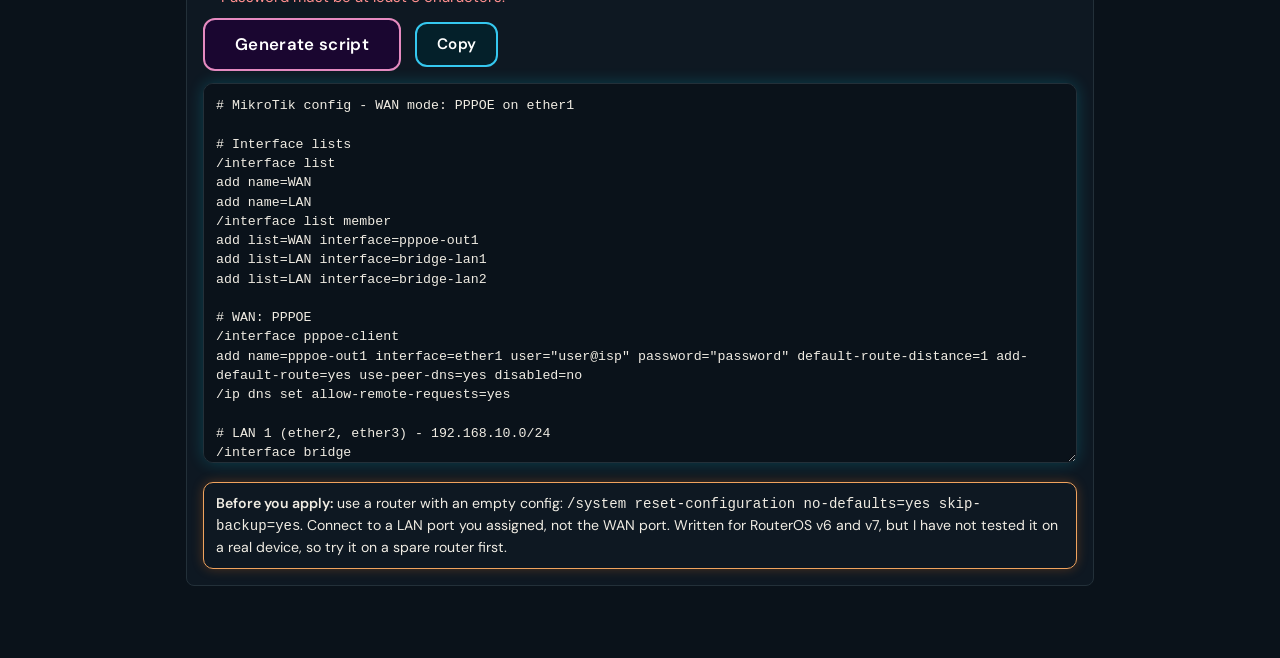
<file: tools/mikrotik-config-generator.html>
<!DOCTYPE html>
<html lang="en">
<head>
<meta charset="utf-8">
<meta name="viewport" content="width=device-width, initial-scale=1, viewport-fit=cover">
<title>MikroTik Advanced Config Generator</title>
<style>
:root{
  --bg:#070b16;--surface:#0e1428;--ink:#e8f1ff;--muted:#8a9bc4;--line:#24305a;
  --c-wan:#ff7a1a;--c-l1:#00e5ff;--c-l2:#39ff88;--c-l3:#c06bff;--c-l4:#ffe14d;--pink:#ff2bd6;--err:#ff6b8a;
  color-scheme:dark;box-sizing:border-box;padding-top:env(safe-area-inset-top,0px);padding-bottom:env(safe-area-inset-bottom,0px);
}
html{scroll-padding-top:env(safe-area-inset-top,0px)}
*{box-sizing:border-box}
body{margin:0;background:var(--bg);background-image:radial-gradient(ellipse at 20% -10%,#1a1450 0,transparent 55%),radial-gradient(ellipse at 100% 0,#00323f 0,transparent 45%);background-attachment:fixed;color:var(--ink);font:15px/1.5 system-ui,-apple-system,"Segoe UI",Roboto,sans-serif}
main{max-width:940px;margin:0 auto;padding:26px 16px 60px}
h1{font-size:1.7rem;margin:0 0 4px;color:#fff;text-shadow:0 0 6px var(--c-l1),0 0 18px var(--c-l1),0 0 38px #0080ff}
h2{font-size:1.02rem;margin:0 0 12px;color:var(--c-l1);text-shadow:0 0 8px color-mix(in srgb,var(--c-l1) 70%,transparent)}
.sub{color:var(--muted);margin:0 0 20px}
.mono{font-family:ui-monospace,"SF Mono",Menlo,Consolas,monospace}
section{background:color-mix(in srgb,var(--surface) 92%,transparent);border:1px solid var(--line);border-radius:14px;padding:16px;margin-bottom:14px;box-shadow:0 0 0 1px #0a1030 inset,0 0 22px #00000066}
.grid{display:grid;grid-template-columns:repeat(auto-fit,minmax(190px,1fr));gap:12px}
label{display:block;font-size:.82rem;color:var(--muted);margin-bottom:3px}
input[type=text],input[type=number],select{width:100%;font:inherit;padding:8px 10px;border:1.5px solid var(--line);border-radius:8px;background:#080d1e;color:var(--ink)}
input:focus,select:focus{outline:none;border-color:var(--c-l1);box-shadow:0 0 0 2px #00e5ff33,0 0 14px #00e5ff55}
.seg{display:flex;gap:8px;flex-wrap:wrap;margin-bottom:12px}
.seg label{margin:0;color:var(--ink);font-size:.95rem}
.seg input{position:absolute;opacity:0}
.seg span{display:inline-block;padding:7px 18px;border:1.5px solid var(--line);border-radius:999px;cursor:pointer}
.seg input:checked+span{border-color:var(--pink);color:#fff;box-shadow:0 0 12px var(--pink),0 0 2px var(--pink) inset;text-shadow:0 0 8px var(--pink)}
.seg input:focus-visible+span{outline:2px solid var(--c-l1);outline-offset:3px}
.ports{display:grid;grid-template-columns:repeat(auto-fit,minmax(135px,1fr));gap:10px}
.port{border:1.5px solid var(--pc,var(--line));border-radius:10px;padding:8px;box-shadow:0 0 10px color-mix(in srgb,var(--pc,transparent) 45%,transparent)}
.port b{display:block;margin-bottom:4px;color:var(--pc,var(--ink))}
.port.WAN{--pc:var(--c-wan)}.port.LAN1{--pc:var(--c-l1)}.port.LAN2{--pc:var(--c-l2)}.port.LAN3{--pc:var(--c-l3)}.port.LAN4{--pc:var(--c-l4)}
.lan{border:1.5px solid var(--pc);border-radius:12px;padding:12px;box-shadow:0 0 14px color-mix(in srgb,var(--pc) 35%,transparent)}
.lan h3{margin:0 0 8px;font-size:1rem;color:var(--pc);text-shadow:0 0 8px var(--pc)}
.chk{display:flex;gap:8px;align-items:center;margin:8px 0 0}
.chk input{width:auto;accent-color:var(--pink)}
.chk label{margin:0;color:var(--ink);font-size:.93rem}
.hide{display:none}
.errs{color:var(--err);font-weight:500;margin:0 0 10px;padding-left:18px}
.errs:empty{display:none}
textarea{width:100%;min-height:380px;font-size:.83rem;line-height:1.45;padding:12px;border-radius:10px;border:1px solid var(--c-l1);background:#04070f;color:#9dffd8;resize:vertical;box-shadow:0 0 16px #00e5ff33}
.bar{display:flex;gap:14px;align-items:center;margin-bottom:12px;flex-wrap:wrap}
.neon{font:inherit;font-weight:700;font-size:1.05rem;letter-spacing:.02em;cursor:pointer;padding:12px 30px;border-radius:12px;border:2px solid var(--pink);color:#fff;background:#1a0630;
  text-shadow:0 0 6px #fff,0 0 14px var(--pink);box-shadow:0 0 8px var(--pink),0 0 24px var(--pink),inset 0 0 14px #ff2bd655;animation:pulse 2.6s ease-in-out infinite;transition:transform .12s,background .2s}
.neon:hover{background:var(--pink);color:#12001a;text-shadow:none;box-shadow:0 0 14px var(--pink),0 0 44px var(--pink),0 0 80px #ff2bd699}
.neon:active{transform:scale(.96)}
.neon:focus-visible{outline:3px solid var(--c-l1);outline-offset:4px}
.neon.alt{border-color:var(--c-l1);background:#04202a;box-shadow:0 0 8px var(--c-l1),0 0 22px var(--c-l1),inset 0 0 12px #00e5ff44;text-shadow:0 0 6px #fff,0 0 14px var(--c-l1);animation:none;padding:9px 20px;font-size:.95rem}
.neon.alt:hover{background:var(--c-l1);color:#00131a}
@keyframes pulse{0%,100%{box-shadow:0 0 8px var(--pink),0 0 22px var(--pink),inset 0 0 14px #ff2bd655}50%{box-shadow:0 0 14px var(--pink),0 0 42px var(--pink),inset 0 0 20px #ff2bd699}}
@media (prefers-reduced-motion:reduce){.neon{animation:none}}
.warn{border:1px solid var(--c-wan);border-radius:10px;padding:10px 12px;font-size:.88rem;margin-top:12px;box-shadow:0 0 12px #ff7a1a44}
.ok{color:var(--c-l2);text-shadow:0 0 8px var(--c-l2)}
.head{display:flex;justify-content:space-between;align-items:flex-start;gap:12px;flex-wrap:wrap;margin-bottom:4px}
.head h1{margin:0}
input:disabled{opacity:.45}
#lans{grid-template-columns:repeat(auto-fit,minmax(300px,1fr))}
#f-user{align-items:end}
.ulist{min-height:150px;font-size:.78rem;line-height:1.4;color:var(--ink);background:#080d1e;border:1.5px solid var(--line);box-shadow:none;padding:8px 10px}
.ulist:focus{outline:none;border-color:var(--c-l1)}
:root[data-fx="normal"] textarea.ulist{background:var(--bg);color:var(--ink)}
.port.WAN2{--pc:var(--c-wan)}.port.Trunk{--pc:var(--pink)}
/* Normal (non-neon) mode */
:root[data-fx="normal"]{--bg:#f2f5f7;--surface:#ffffff;--ink:#12212b;--muted:#5a6b76;--line:#d3dce2;--c-wan:#b4541a;--c-l1:#0a5c8f;--c-l2:#0b6b4f;--c-l3:#6b3fa0;--c-l4:#8a6a00;--pink:#0a5c8f;--err:#b3261e;color-scheme:light}
@media (prefers-color-scheme:dark){:root[data-fx="normal"]{--bg:#0e171d;--surface:#15232c;--ink:#e5eef3;--muted:#92a6b2;--line:#2a3d48;--c-wan:#ffa070;--c-l1:#5cb8ec;--c-l2:#5fd3a4;--c-l3:#c4a2f5;--c-l4:#e8c75a;--pink:#5cb8ec;--err:#ff8a80;color-scheme:dark}}
:root[data-fx="normal"] body{background-image:none}
:root[data-fx="normal"] *{text-shadow:none!important;box-shadow:none!important;animation:none!important}
:root[data-fx="normal"] h1{color:var(--ink)}
:root[data-fx="normal"] input[type=text],:root[data-fx="normal"] input[type=number],:root[data-fx="normal"] input[type=password],:root[data-fx="normal"] select{background:var(--bg)}
:root[data-fx="normal"] textarea{background:#0f1c24;color:#d7f0e4;border-color:var(--line)}
:root[data-fx="normal"] .seg input:checked+span{background:var(--pink);color:#fff}
:root[data-fx="normal"] .neon{background:var(--pink);color:#fff;border-color:var(--pink)}
:root[data-fx="normal"] .neon:hover{filter:brightness(1.12)}
:root[data-fx="normal"] .neon.alt{background:transparent;color:var(--ink);border-color:var(--line)}
:root[data-fx="normal"] .neon.alt:hover{background:color-mix(in srgb,var(--c-l1) 15%,transparent);color:var(--ink)}
:root[data-fx="normal"] .ok{color:var(--c-l2)}
input[type=password]{width:100%;font:inherit;padding:8px 10px;border:1.5px solid var(--line);border-radius:8px;background:#080d1e;color:var(--ink)}
input[type=password]:focus{outline:none;border-color:var(--c-l1);box-shadow:0 0 0 2px #00e5ff33,0 0 14px #00e5ff55}
</style>
<link rel="stylesheet" href="tools.css">
<script>(function(){try{var v=localStorage.getItem("sakib-theme");if(v==="graphite"||v==="neon"||v==="mono")document.documentElement.dataset.pf=v}catch(e){}})()</script>
</head>
<body><nav class="pf-bar" aria-label="Portfolio"><a class="pf-home" href="../index.html">&lt;/&gt; Sakib<span>.Saleh</span></a><div class="pf-links"><a href="../pages/tools.html">All tools</a><a href="mikrotik-setup-studio.html">Setup Studio</a><a href="mikrotik-config-generator.html" aria-current="page">Config Generator</a><a href="mikrotik-troubleshooting-desk.html">Troubleshooting Desk</a><a href="subnet-calculator.html">Subnet Calculator</a><a href="slab-calculator.html">Slab Calculator</a><a href="fiber-fix.html">Fiber Fix</a></div></nav>
<main>
  <div class="head"><h1>MikroTik advanced config generator</h1><button class="neon alt" id="fx" type="button" aria-pressed="true">Switch to normal</button></div>
  <p class="sub">RouterOS script builder with SFP ports, up to 4 LANs, WAN VLAN, speed limits and hardening. Set everything, then press Generate.</p>

  <section>
    <h2>1. Internet (ISP) mode</h2>
    <div class="seg">
      <label><input type="radio" name="m" value="pppoe" checked><span>PPPoE</span></label>
      <label><input type="radio" name="m" value="static"><span>Static IP</span></label>
      <label><input type="radio" name="m" value="dhcp"><span>DHCP</span></label>
    </div>
    <div class="grid" id="f-pppoe">
      <div><label for="pu">PPPoE username</label><input type="text" id="pu" value="user@isp" autocomplete="off"></div>
      <div><label for="pp">PPPoE password</label><input type="text" id="pp" value="password" autocomplete="off"></div>
      <div><label for="ps">Service name (optional)</label><input type="text" id="ps" autocomplete="off"></div>
    </div>
    <div class="grid hide" id="f-static">
      <div><label for="si">WAN IP / prefix</label><input type="text" id="si" class="mono" value="10.248.71.34/30"></div>
      <div><label for="sg">Gateway</label><input type="text" id="sg" class="mono" value="10.248.71.33"></div>
      <div><label for="sd">DNS servers (comma separated)</label><input type="text" id="sd" class="mono" value="8.8.8.8,1.1.1.1"></div>
    </div>
    <p class="sub hide" id="f-dhcp" style="margin:0">The router gets IP, gateway and DNS from the ONU or ISP automatically.</p>
    <div class="grid" style="margin-top:12px;max-width:420px">
      <div><label for="wv">WAN VLAN ID (optional, 1 to 4094)</label><input type="number" id="wv" min="1" max="4094" placeholder="none"></div>
    </div>
  </section>

  <section>
    <h2>Second ISP (WAN 2) for failover</h2>
    <p class="sub" style="margin-bottom:8px;font-size:.88rem">Optional. In step 2, set one port to WAN 2. If the main internet link fails, the router switches to this one. Static mode also pings the gateway to spot a dead link. DHCP and PPPoE switch when the link goes down.</p>
    <div class="grid"><div><label for="w2m">WAN 2 mode</label><select id="w2m"><option value="dhcp">DHCP</option><option value="pppoe">PPPoE</option><option value="static">Static IP</option></select></div></div>
    <div class="grid" id="w2-pppoe" style="margin-top:10px"><div><label for="w2u">PPPoE username</label><input type="text" id="w2u" autocomplete="off"></div><div><label for="w2p">PPPoE password</label><input type="text" id="w2p" autocomplete="off"></div></div>
    <div class="grid hide" id="w2-static" style="margin-top:10px"><div><label for="w2i">WAN 2 IP / prefix</label><input type="text" id="w2i" class="mono" placeholder="203.0.113.10/30"></div><div><label for="w2g">Gateway</label><input type="text" id="w2g" class="mono" placeholder="203.0.113.9"></div></div>
  </section>

  <section>
    <h2>2. Port assignment</h2>
    <p class="sub" style="margin-bottom:8px;font-size:.88rem">Use Trunk (VLAN tagged) for the port that goes to a managed switch or access point carrying your VLANs.</p>
    <div class="grid" style="max-width:640px;margin-bottom:12px">
      <div><label for="ne">Ethernet ports</label><input type="number" id="ne" min="1" max="24" value="5"></div>
      <div><label for="ns">SFP ports</label><input type="number" id="ns" min="0" max="4" value="0"></div>
      <div><label for="st">SFP port type</label><select id="st"><option value="sfp">sfp1, sfp2 (1G)</option><option value="sfp-sfpplus">sfp-sfpplus1 (10G)</option></select></div>
    </div>
    <div class="ports" id="ports"></div>
  </section>

  <section>
    <h2>3. LAN networks</h2>
    <p class="sub" style="margin-bottom:12px">Speed limit 0 means no limit. Limits are in Mbps and apply to the whole LAN.</p>
    <div class="grid" id="lans"></div>
  </section>

  <section>
    <h2>Port forwarding (open a service to the internet)</h2>
    <p class="sub" style="margin-bottom:6px;font-size:.88rem">One rule per line: protocol,external port,internal IP,internal port,name. Internal port and name are optional. Example: tcp,8080,192.168.10.50,80,web-server</p>
    <textarea id="pf" class="ulist mono" spellcheck="false" placeholder="tcp,8080,192.168.10.50,80,web-server" aria-label="Port forwarding rules"></textarea>
  </section>

  <section>
    <h2>Wi-Fi</h2>
    <div class="chk"><input type="checkbox" id="wfe"><label for="wfe">Set up Wi-Fi on this router</label></div>
    <div class="grid" style="margin-top:10px">
      <div><label for="wfs">Wi-Fi name (SSID)</label><input type="text" id="wfs" value="MikroTik-WiFi" autocomplete="off"></div>
      <div><label for="wfp">Wi-Fi password</label><input type="password" id="wfp" class="mono" placeholder="8 or more characters" autocomplete="new-password"></div>
      <div><label for="wfi">Wi-Fi interfaces</label><input type="text" id="wfi" class="mono" value="wlan1"></div>
      <div><label for="wfv">RouterOS Wi-Fi type</label><select id="wfv"><option value="v6">Wireless (RouterOS 6, wlan1)</option><option value="v7">Wifi package (RouterOS 7, wifi1)</option></select></div>
      <div><label for="wfl">Put Wi-Fi in</label><select id="wfl"><option value="1">LAN 1</option><option value="2">LAN 2</option><option value="3">LAN 3</option><option value="4">LAN 4</option></select></div>
      <div><label for="wfc">Country</label><input type="text" id="wfc" class="mono" value="bangladesh"></div>
    </div>
    <div class="chk"><input type="checkbox" id="wsp"><label for="wsp">Show password</label></div>
  </section>

  <section>
    <h2>4. Options</h2>
    <div class="grid">
      <div><label for="rid">Router name (optional)</label><input type="text" id="rid" placeholder="MikroTik-Office"></div>
      <div><label for="ldns">DHCP clients get DNS</label><input type="text" id="ldns" class="mono" placeholder="blank = router itself"></div>
    </div>
    <div class="chk"><input type="checkbox" id="iso" checked><label for="iso">Block traffic between the LANs</label></div>
    <div class="chk"><input type="checkbox" id="fw" checked><label for="fw">Basic firewall (protect the router from the internet side)</label></div>
    <div class="chk"><input type="checkbox" id="hd" checked><label for="hd">Harden services (disable telnet, ftp, www, api; limit MAC access to LAN)</label></div>
    </section>

  <section>
    <h2>5. Router admin login</h2>
    <p class="sub" style="margin-bottom:6px">Pick Full control to change settings, or Read-only to view settings without changing them. You log in to WinBox with this user.</p>
    <div class="chk"><input type="checkbox" id="ue" checked><label for="ue">Create this router user</label></div>
    <div class="grid" id="f-user" style="margin-top:10px">
      <div><label for="un">Admin username</label><input type="text" id="un" class="mono" value="netadmin" autocomplete="off"></div>
      <div><label for="upw">Admin password</label><input type="password" id="upw" class="mono" placeholder="8 or more characters" autocomplete="new-password"></div>
      <div><label for="ug">Access level</label><select id="ug"><option value="full">Full control</option><option value="read">Read-only</option></select></div>
      <div><label for="ua">Allowed address (optional)</label><input type="text" id="ua" class="mono" placeholder="e.g. 192.168.10.0/24"></div>
    </div>
    <div class="chk"><input type="checkbox" id="sp"><label for="sp">Show password</label></div>
    <div class="chk"><input type="checkbox" id="da"><label for="da">Disable the default "admin" user (do this only after you can log in with the new user)</label></div>
  </section>

  <section>
    <h2>Generated script</h2>
    <ul class="errs" id="errs"></ul>
    <div class="bar"><button class="neon" id="gen">Generate script</button><button class="neon alt" id="copy">Copy</button><span id="cm" class="ok"></span></div>
    <textarea id="out" class="mono" readonly spellcheck="false" aria-label="Generated RouterOS script"></textarea>
    <div class="warn"><b>Before you apply:</b> use a router with an empty config: <span class="mono">/system reset-configuration no-defaults=yes skip-backup=yes</span>. Connect to a LAN port you assigned, not the WAN port. Written for RouterOS v6 and v7, but I have not tested it on a real device, so try it on a spare router first.</div>
  </section>
</main>

<script>
const $=id=>document.getElementById(id);
const toInt=p=>((p[0]<<24)|(p[1]<<16)|(p[2]<<8)|p[3])>>>0;
const toIp=n=>[n>>>24,(n>>>16)&255,(n>>>8)&255,n&255].join('.');
function ip4(s){const m=s.trim().split('.');if(m.length!==4)return null;const p=m.map(x=>/^\d{1,3}$/.test(x)?+x:NaN);return p.some(x=>isNaN(x)||x>255)?null:p}
function cidr(s){
  const [a,b]=s.trim().split('/');const p=ip4(a||'');
  if(!p||!/^\d{1,2}$/.test(b||'')||+b>30||+b<8)return null;
  const pre=+b,mask=(0xFFFFFFFF<<(32-pre))>>>0,ip=toInt(p),net=(ip&mask)>>>0,bc=(net|(~mask>>>0))>>>0;
  return {ip,pre,net,bc,txt:toIp(ip)+'/'+pre,netTxt:toIp(net)+'/'+pre};
}
const ROLES=['WAN','WAN2','LAN1','LAN2','LAN3','LAN4','Trunk','Unused'];
const LABEL={WAN:'WAN (ISP in)',WAN2:'WAN 2 (backup ISP)',LAN1:'LAN 1',LAN2:'LAN 2',LAN3:'LAN 3',LAN4:'LAN 4',Trunk:'Trunk (VLAN tagged)',Unused:'Unused'};
const roles={};
const DEF=['192.168.10.1/24','192.168.20.1/24','192.168.30.1/24','192.168.40.1/24'];
function portNames(){
  const ne=Math.max(1,Math.min(24,+$('ne').value||5)),ns=Math.max(0,Math.min(4,+$('ns').value||0));
  const a=[];for(let i=1;i<=ne;i++)a.push('ether'+i);
  for(let i=1;i<=ns;i++)a.push($('st').value+i);
  return a;
}
function buildPorts(){
  const names=portNames(),box=$('ports');box.innerHTML='';
  names.forEach((n,i)=>{
    if(!(n in roles))roles[n]=i===0?'WAN':i<3?'LAN1':i<5?'LAN2':'Unused';
    const d=document.createElement('div');d.className='port '+roles[n];
    d.innerHTML=`<b class="mono">${n}</b><select aria-label="Role of ${n}">${ROLES.map(r=>`<option value="${r}"${r===roles[n]?' selected':''}>${LABEL[r]}</option>`).join('')}</select>`;
    d.querySelector('select').addEventListener('change',e=>{roles[n]=e.target.value;d.className='port '+e.target.value});
    box.appendChild(d);
  });
}
function buildLans(){
  const cols=['--c-l1','--c-l2','--c-l3','--c-l4'];
  $('lans').innerHTML=[1,2,3,4].map(x=>`<div class="lan" style="--pc:var(${cols[x-1]})"><h3>LAN ${x}</h3>
    <label for="li${x}">Router IP / prefix</label><input type="text" id="li${x}" class="mono" value="${DEF[x-1]}">
    <div class="grid" style="grid-template-columns:1fr 1fr;margin-top:8px"><div><label for="ld${x}">Download Mbps</label><input type="number" id="ld${x}" min="0" value="0"></div><div><label for="lu${x}">Upload Mbps</label><input type="number" id="lu${x}" min="0" value="0"></div></div>
    <label for="lb${x}" style="margin-top:10px">Bridge name (LAN ID)</label><input type="text" id="lb${x}" class="mono" value="bridge-lan${x}" autocomplete="off">
    <label for="lv${x}" style="margin-top:10px">VLAN ID (optional, needs a Trunk port)</label><input type="number" id="lv${x}" min="1" max="4094" placeholder="none">
    <label for="lm${x}" style="margin-top:10px">Mode for this LAN</label><select id="lm${x}"><option value="dhcp">DHCP (automatic)</option><option value="pppoe">PPPoE (own user and password)</option><option value="static">Static IP per user (reserved by MAC)</option></select>
    <div class="chk" id="lhw${x}"><input type="checkbox" id="lh${x}" checked><label for="lh${x}">Run DHCP server</label></div>
    <div class="hide" id="uw${x}">
      <p class="sub" id="uh${x}" style="font-size:.8rem;margin:8px 0 4px"></p>
      <textarea id="ut${x}" class="ulist mono" spellcheck="false" aria-label="Users for LAN ${x}"></textarea>
      <div class="grid" style="grid-template-columns:1fr 1fr auto;align-items:end;margin-top:6px"><div><label for="uc${x}">How many</label><input type="number" id="uc${x}" min="1" max="200" value="10"></div><div><label for="up${x}">Name prefix</label><input type="text" id="up${x}" value="user"></div><button type="button" class="neon alt" id="uf${x}" style="padding:8px 12px;font-size:.85rem">Fill list</button></div>
      <div class="chk" id="ukw${x}"><input type="checkbox" id="uk${x}" checked><label for="uk${x}">Only listed devices can connect (blocks self-set IPs)</label></div>
    </div></div>`).join('');
}
const brOf=x=>$('lb'+x).value.trim()||'bridge-lan'+x;
const qq=s=>'"'+String(s).replace(/["\\$]/g,m=>'\\'+m)+'"';
function wireExtra(){
  const s2=()=>{const m=$('w2m').value;$('w2-pppoe').classList.toggle('hide',m!=='pppoe');$('w2-static').classList.toggle('hide',m!=='static')};
  $('w2m').addEventListener('change',s2);s2();
  const sw=()=>['wfs','wfp','wfi','wfv','wfl','wfc','wsp'].forEach(i=>$(i).disabled=!$('wfe').checked);
  $('wfe').addEventListener('change',sw);sw();
  $('wsp').addEventListener('change',()=>{$('wfp').type=$('wsp').checked?'text':'password'});
  $('wfv').addEventListener('change',()=>{$('wfi').value=$('wfv').value==='v7'?'wifi1':'wlan1'});
}
function wifiBlock(act,L,errs){
  if(!$('wfe').checked)return;
  const ssid=$('wfs').value.trim(),pw=$('wfp').value,ifs=$('wfi').value.replace(/\s+/g,'').split(',').filter(Boolean),ver=$('wfv').value,lx=+$('wfl').value,cty=$('wfc').value.trim()||'bangladesh';
  if(!ssid)errs.push('Enter the Wi-Fi name (SSID).');
  if(pw.length<8)errs.push('Wi-Fi password must be at least 8 characters.');
  if(!ifs.length)errs.push('Enter the Wi-Fi interface names, for example wlan1.');
  if(!act.find(o=>o.x===lx)){errs.push('Wi-Fi is set for LAN '+lx+', but that LAN has no ports or IP. Pick another LAN.');return}
  const br=brOf(lx);
  L.push('','# Wi-Fi: '+ssid+' on '+br);
  if(ver==='v6'){
    L.push('/interface wireless security-profiles','add name=wifi-sec mode=dynamic-keys authentication-types=wpa2-psk wpa2-pre-shared-key='+qq(pw),'/interface wireless');
    ifs.forEach(i=>L.push('set '+i+' mode=ap-bridge ssid='+qq(ssid)+' security-profile=wifi-sec country='+qq(cty)+' disabled=no'));
  }else{
    L.push('/interface wifi security','add name=wifi-sec authentication-types=wpa2-psk,wpa3-psk passphrase='+qq(pw),'/interface wifi configuration','add name=wifi-cfg ssid='+qq(ssid)+' country='+qq(cty)+' security=wifi-sec','/interface wifi');
    ifs.forEach(i=>L.push('set '+i+' configuration=wifi-cfg disabled=no'));
  }
  L.push('/interface bridge port');ifs.forEach(i=>L.push('add bridge='+br+' interface='+i));
}
function portFwd(errs){
  const lines=$('pf').value.split('\n').map(s=>s.trim()).filter(Boolean),out=[];
  if(!lines.length)return out;
  out.push('','# Port forwarding');
  const pOk=s=>/^\d{1,5}(-\d{1,5})?$/.test(s)&&s.split('-').every(v=>+v>=1&&+v<=65535);
  lines.forEach((ln,i)=>{
    const f=ln.split(',').map(s=>s.trim()),E=m=>errs.push('Port forward line '+(i+1)+': '+m),pr=(f[0]||'').toLowerCase();
    if(pr!=='tcp'&&pr!=='udp')return E('protocol must be tcp or udp.');
    if(!pOk(f[1]||''))return E('external port must be 1 to 65535, or a range like 5000-5010.');
    if(!ip4(f[2]||''))return E('internal IP is not valid.');
    if(f[3]&&!pOk(f[3]))return E('internal port is not valid.');
    out.push('add chain=dstnat in-interface-list=WAN protocol='+pr+' dst-port='+f[1]+' action=dst-nat to-addresses='+f[2]+(f[3]?' to-ports='+f[3]:'')+(f[4]?' comment='+qq(f[4]):''));
  });
  return out;
}
function rnd(n){const c='abcdefghjkmnpqrstuvwxyzABCDEFGHJKLMNPQRSTUVWXYZ23456789',a=new Uint32Array(n);crypto.getRandomValues(a);return Array.from(a).map(v=>c[v%c.length]).join('')}
function wireLans(){
  for(let x=1;x<=4;x++){
    const sync=()=>{const m=$('lm'+x).value;
      $('uw'+x).classList.toggle('hide',m==='dhcp');$('lhw'+x).classList.toggle('hide',m!=='dhcp');$('ukw'+x).classList.toggle('hide',m!=='static');
      $('uh'+x).textContent=m==='pppoe'?'One user per line: username,password (optional: ,fixed IP ,speed in Mbps). Example: ali,Pass1234,192.168.'+x+'0.5,10':'One user per line: name,MAC address,IP (optional: ,speed in Mbps). Example: Rahim,AA:BB:CC:11:22:33,192.168.'+x+'0.5,10';
    };
    $('lm'+x).addEventListener('change',sync);sync();
    $('uf'+x).addEventListener('click',()=>{
      const m=$('lm'+x).value,n=Math.max(1,Math.min(200,+$('uc'+x).value||10)),pre=$('up'+x).value.trim()||'user',c=cidr($('li'+x).value),out=[];
      for(let i=1;i<=n;i++){const nm=pre+String(i).padStart(2,'0');
        if(m==='pppoe')out.push(nm+','+rnd(8));else out.push(nm+',MAC-HERE,'+(c?toIp(Math.min(c.net+9+i,c.bc-1)):''));}
      $('ut'+x).value=out.join('\n');
    });
  }
}
function userBlock(x,c,br,md,L,errs){
  if(md==='dhcp')return;
  const q=s=>'"'+String(s).replace(/["\\$]/g,m=>'\\'+m)+'"';
  const lines=$('ut'+x).value.split('\n').map(s=>s.trim()).filter(Boolean),rows=[],seen={},ips={};
  const E=(i,m)=>errs.push('LAN '+x+', line '+(i+1)+': '+m);
  if(!lines.length){errs.push('LAN '+x+': add at least one user to the list (press Fill list to start).');return}
  lines.forEach((ln,i)=>{
    const f=ln.split(',').map(s=>s.trim()),r={nm:f[0]};
    if(!/^[A-Za-z0-9._@-]+$/.test(r.nm||''))return E(i,'name may use letters, numbers and . _ @ - only.');
    if(seen[r.nm])return E(i,'duplicate name '+r.nm+'.');seen[r.nm]=1;
    if(md==='pppoe'){r.pw=f[1]||'';if(!r.pw)return E(i,'password is missing.');r.ip=f[2]||''}
    else{r.mac=(f[1]||'').toUpperCase();if(!/^([0-9A-F]{2}:){5}[0-9A-F]{2}$/.test(r.mac))return E(i,'MAC address must look like AA:BB:CC:11:22:33.');if(seen['m'+r.mac])return E(i,'MAC '+r.mac+' is used twice.');seen['m'+r.mac]=1;r.ip=f[2]||'';if(!r.ip)return E(i,'IP address is missing.')}
    if(f[3]&&!(+f[3]>0))return E(i,'speed must be a number in Mbps.');
    r.sp=+f[3]||0;
    if(r.ip){const p=ip4(r.ip);if(!p)return E(i,'IP '+r.ip+' is not valid.');const n=toInt(p);
      if(n<=c.net||n>=c.bc||n===c.ip)return E(i,'IP '+r.ip+' is not usable in '+c.netTxt+'.');
      if(ips[n])return E(i,'IP '+r.ip+' is used twice.');ips[n]=1;r.n=n}
    rows.push(r);
  });
  const size=c.bc-c.net+1,def=size>=32?c.net+10:c.net+2,maxIp=Object.keys(ips).reduce((m,k)=>Math.max(m,+k),0);
  const start=Math.max(def,maxIp+1),end=c.bc-1,dn=$('ldns').value.replace(/\s+/g,'')||toIp(c.ip),pr=toIp(start)+'-'+toIp(end),hasPool=start<=end;
  if(md==='pppoe'&&!hasPool&&rows.some(r=>!r.ip))errs.push('LAN '+x+': the fixed IPs leave no room for other users. Use lower addresses or a bigger subnet.');
  if(md==='pppoe'){
    L.push('# PPPoE server on '+br+' ('+rows.length+' users)');
    if(hasPool)L.push('/ip pool','add name=pool-lan'+x+' ranges='+pr);
    const sps=Array.from(new Set(rows.map(r=>r.sp).filter(Boolean))),pf='local-address='+toIp(c.ip)+' remote-address=pool-lan'+x+' dns-server='+dn+' interface-list=LAN';
    L.push('/ppp profile','add name=prof-lan'+x+' '+pf);
    sps.forEach(s=>L.push('add name=prof-lan'+x+'-'+s+'M '+pf+' rate-limit='+s+'M/'+s+'M'));
    L.push('/interface pppoe-server server','add service-name=lan'+x+' interface='+br+' default-profile=prof-lan'+x+' authentication=pap,chap,mschap1,mschap2 one-session-per-host=yes disabled=no','/ppp secret');
    rows.forEach(r=>L.push('add name='+q(r.nm)+' password='+q(r.pw)+' service=pppoe profile=prof-lan'+x+(r.sp?'-'+r.sp+'M':'')+(r.ip?' remote-address='+r.ip:'')));
  }else{
    const lock=$('uk'+x).checked;
    L.push('# Static IP per user (DHCP reservations) on '+br+' ('+rows.length+' users)');
    if(lock)L.push('/ip dhcp-server','add name=dhcp-lan'+x+' interface='+br+' address-pool=static-only lease-time=1d add-arp=yes disabled=no','/interface bridge set '+br+' arp=reply-only');
    else L.push('/ip pool','add name=pool-lan'+x+' ranges='+pr,'/ip dhcp-server','add name=dhcp-lan'+x+' interface='+br+' address-pool=pool-lan'+x+' lease-time=1d disabled=no');
    L.push('/ip dhcp-server network','add address='+c.netTxt+' gateway='+toIp(c.ip)+' dns-server='+dn,'/ip dhcp-server lease');
    rows.forEach(r=>L.push('add address='+r.ip+' mac-address='+r.mac+' server=dhcp-lan'+x+' comment='+q(r.nm)));
    const lim=rows.filter(r=>r.sp);
    if(lim.length){L.push('/queue simple');lim.forEach(r=>L.push('add name='+q('lan'+x+'-'+r.nm)+' target='+r.ip+'/32 max-limit='+r.sp+'M/'+r.sp+'M'))}
  }
}
function gen(){
  const errs=[],L=[],mode=document.querySelector('input[name=m]:checked').value;
  const names=portNames(),pl={WAN:[],WAN2:[],Trunk:[],LAN1:[],LAN2:[],LAN3:[],LAN4:[]};
  names.forEach(n=>{if(pl[roles[n]])pl[roles[n]].push(n)});
  if(pl.WAN.length!==1)errs.push('Choose exactly one WAN port (the port that goes to the ONU).');
  const wan=pl.WAN[0]||names[0];
  const act=[];
  for(let x=1;x<=4;x++){
    if(!pl['LAN'+x].length&&!($('lv'+x).value&&pl.Trunk.length))continue;
    const c=cidr($('li'+x).value);
    if(!c)errs.push('LAN '+x+' needs a valid IP/prefix like 192.168.'+x+'0.1/24 (prefix 8 to 30).');
    else{const bn=brOf(x);if(!/^[A-Za-z0-9._-]+$/.test(bn))errs.push('LAN '+x+' bridge name may use letters, numbers and . _ - only.');else if(act.some(o=>brOf(o.x)===bn))errs.push('Bridge name '+bn+' is used twice.');const vv=$('lv'+x).value;if(vv&&!(+vv>=1&&+vv<=4094))errs.push('LAN '+x+' VLAN ID must be from 1 to 4094.');else if(vv&&act.some(o=>o.vv===vv))errs.push('VLAN ID '+vv+' is used twice.');if(vv&&!pl.Trunk.length)errs.push('LAN '+x+' has a VLAN ID, so set one port to Trunk (VLAN tagged) in step 2.');act.push({x,c,ports:pl['LAN'+x],vv})}
  }
  if(!act.length&&!errs.length)errs.push('Assign at least one port to a LAN.');
  for(let i=0;i<act.length;i++)for(let j=i+1;j<act.length;j++){
    const a=act[i].c,b=act[j].c;if(a.net<=b.bc&&b.net<=a.bc)errs.push('LAN '+act[i].x+' and LAN '+act[j].x+' subnets overlap.');
  }
  const vid=+$('wv').value||0;
  if($('wv').value&&(vid<1||vid>4094))errs.push('WAN VLAN ID must be from 1 to 4094.');
  const base=vid?'vlan-wan':wan;
  let wanIf=base;
  const pu=$('pu').value,pp=$('pp').value,ps=$('ps').value.trim();
  const si=cidr($('si').value),sg=$('sg').value.trim(),sd=$('sd').value.replace(/\s+/g,'');
  if(mode==='pppoe'){wanIf='pppoe-out1';if(!pu)errs.push('Enter the PPPoE username.')}
  if(mode==='static'){
    if(!si)errs.push('Static WAN needs a valid IP/prefix.');
    if(!ip4(sg))errs.push('Static WAN needs a valid gateway.');
    else if(si&&(toInt(ip4(sg))<si.net||toInt(ip4(sg))>si.bc))errs.push('The gateway is not inside the WAN subnet.');
    if(sd&&sd.split(',').some(x=>!ip4(x)))errs.push('DNS servers must be valid IPs separated by commas.');
  }
  const q=s=>'"'+s.replace(/(["\\$])/g,'\\$1')+'"';
  L.push('# MikroTik config - WAN mode: '+mode.toUpperCase()+' on '+wan+(vid?' (VLAN '+vid+')':''));
  const rid=$('rid').value.trim();
  if(rid)L.push('/system identity set name='+q(rid));
  L.push('','# Interface lists','/interface list','add name=WAN','add name=LAN','/interface list member','add list=WAN interface='+wanIf);
  act.forEach(a=>L.push('add list=LAN interface='+brOf(a.x)));
  if(vid)L.push('','# WAN VLAN','/interface vlan','add name=vlan-wan interface='+wan+' vlan-id='+vid);
  L.push('','# WAN: '+mode.toUpperCase());
  if(mode==='pppoe')L.push('/interface pppoe-client','add name=pppoe-out1 interface='+base+' user='+q(pu)+' password='+q(pp)+(ps?' service-name='+q(ps):'')+' default-route-distance=1 add-default-route=yes use-peer-dns=yes disabled=no');
  else if(mode==='static')L.push('/ip address','add address='+(si?si.txt:'x.x.x.x/xx')+' interface='+base,'/ip route','add dst-address=0.0.0.0/0 gateway='+sg+' distance=1'+(pl.WAN2.length?' check-gateway=ping':''),'/ip dns','set servers='+(sd||'8.8.8.8,1.1.1.1'));
  else L.push('/ip dhcp-client','add interface='+base+' default-route-distance=1 add-default-route=yes use-peer-dns=yes disabled=no');
  if(pl.WAN2.length>1)errs.push('Choose only one WAN 2 port.');
  if(pl.WAN2.length){
    const w2=pl.WAN2[0],m2=$('w2m').value;let if2=w2;
    L.push('','# WAN 2 (backup ISP, failover): '+m2.toUpperCase()+' on '+w2);
    if(m2==='pppoe'){
      if(!$('w2u').value)errs.push('Enter the WAN 2 PPPoE username.');
      if2='pppoe-out2';
      L.push('/interface pppoe-client','add name=pppoe-out2 interface='+w2+' user='+qq($('w2u').value)+' password='+qq($('w2p').value)+' add-default-route=yes default-route-distance=2 use-peer-dns=no disabled=no');
    }else if(m2==='static'){
      const c2=cidr($('w2i').value),g2=$('w2g').value.trim();
      if(!c2)errs.push('WAN 2 needs a valid IP/prefix.');
      if(!ip4(g2))errs.push('WAN 2 needs a valid gateway.');
      else if(c2&&(toInt(ip4(g2))<c2.net||toInt(ip4(g2))>c2.bc))errs.push('The WAN 2 gateway is not inside its subnet.');
      L.push('/ip address','add address='+(c2?c2.txt:'x.x.x.x/xx')+' interface='+w2,'/ip route','add dst-address=0.0.0.0/0 gateway='+g2+' distance=2 check-gateway=ping');
    }else L.push('/ip dhcp-client','add interface='+w2+' add-default-route=yes default-route-distance=2 use-peer-dns=no disabled=no');
    L.push('/interface list member','add list=WAN interface='+if2);
  }
  L.push('/ip dns set allow-remote-requests=yes');
  act.forEach(({x,c,ports})=>{
    const br=brOf(x);
    L.push('','# LAN '+x+' ('+ports.join(', ')+') - '+c.netTxt,'/interface bridge','add name='+br,'/interface bridge port');
    ports.forEach(p=>L.push('add bridge='+br+' interface='+p));
    const vl=+$('lv'+x).value||0;
    if(vl&&pl.Trunk.length)pl.Trunk.forEach(t=>L.push('/interface vlan','add name=vlan'+vl+'-'+t+' interface='+t+' vlan-id='+vl,'/interface bridge port','add bridge='+br+' interface=vlan'+vl+'-'+t));
    const md=$('lm'+x).value;
    if(md!=='pppoe')L.push('/ip address','add address='+c.txt+' interface='+br);
    userBlock(x,c,br,md,L,errs);
    if(md==='dhcp'&&$('lh'+x).checked){
      const size=c.bc-c.net+1,start=size>=32?c.net+10:c.net+2,dn=$('ldns').value.replace(/\s+/g,'')||toIp(c.ip);
      L.push('/ip pool','add name=pool-lan'+x+' ranges='+toIp(start)+'-'+toIp(c.bc-1),
        '/ip dhcp-server','add name=dhcp-lan'+x+' interface='+br+' address-pool=pool-lan'+x+' lease-time=1d disabled=no',
        '/ip dhcp-server network','add address='+c.netTxt+' gateway='+toIp(c.ip)+' dns-server='+dn);
    }
    const d=+$('ld'+x).value||0,u=+$('lu'+x).value||0;
    if(d>0||u>0)L.push('/queue simple','add name=limit-lan'+x+' target='+c.netTxt+' max-limit='+(u?u+'M':'0')+'/'+(d?d+'M':'0')+' comment="upload/download"');
  });
  wifiBlock(act,L,errs);
  L.push('','# NAT','/ip firewall nat','add chain=srcnat out-interface-list=WAN action=masquerade comment="LAN to internet"',...portFwd(errs),'','# Firewall','/ip firewall filter');
  if($('fw').checked)L.push('add chain=input action=accept connection-state=established,related','add chain=input action=drop connection-state=invalid','add chain=input action=accept protocol=icmp','add chain=input action=accept in-interface-list=LAN','add chain=input action=drop in-interface-list=WAN comment="Drop input from internet"');
  if($('iso').checked&&act.length>1)act.forEach(a=>act.forEach(b=>{if(a!==b)L.push('add chain=forward action=drop src-address='+a.c.netTxt+' dst-address='+b.c.netTxt+' comment="Isolate LAN'+a.x+' from LAN'+b.x+'"')}));
  if($('hd').checked)L.push('','# Hardening','/ip service','set telnet disabled=yes','set ftp disabled=yes','set www disabled=yes','set api disabled=yes','set api-ssl disabled=yes','/tool mac-server set allowed-interface-list=LAN','/tool mac-server mac-winbox set allowed-interface-list=LAN','/ip neighbor discovery-settings set discover-interface-list=LAN');
  if($('ue').checked){
    const un=$('un').value.trim(),upw=$('upw').value,ua=$('ua').value.trim();
    if(!/^[A-Za-z0-9._-]+$/.test(un))errs.push('Username may only use letters, numbers, dot, dash and underscore.');
    if(upw.length<8)errs.push('Password must be at least 8 characters.');
    if(ua&&!cidr(ua)&&!ip4(ua))errs.push('Allowed address must be an IP or a network like 192.168.10.0/24.');
    if($('da').checked&&un==='admin')errs.push('The new user cannot be named admin if you disable the default admin.');
    const ug=$('ug').value;
    if($('da').checked&&ug==='read')errs.push('Do not disable the default admin while the new user is read-only. You would be locked out of changing settings.');
    L.push('','# '+(ug==='full'?'Full-control':'Read-only')+' user','/user','add name='+q(un)+' password='+q(upw)+' group='+ug+(ua?' address='+ua:''));
    if($('da').checked&&un!=='admin')L.push('disable admin');
  }
  $('errs').innerHTML='';errs.forEach(e=>{const li=document.createElement('li');li.textContent=e;$('errs').appendChild(li)});
  $('out').value=L.join('\n')+'\n';
}
document.querySelectorAll('input[name=m]').forEach(r=>r.addEventListener('change',()=>{
  const m=document.querySelector('input[name=m]:checked').value;
  $('f-pppoe').classList.toggle('hide',m!=='pppoe');$('f-static').classList.toggle('hide',m!=='static');$('f-dhcp').classList.toggle('hide',m!=='dhcp');
}));
['ne','ns','st'].forEach(id=>$(id).addEventListener('input',buildPorts));
$('gen').addEventListener('click',()=>{gen();$('out').scrollIntoView({behavior:'smooth',block:'nearest'})});
$('copy').addEventListener('click',()=>{
  const ok=()=>{$('cm').textContent='Copied';setTimeout(()=>$('cm').textContent='',1500)};
  const fb=()=>{$('out').select();try{document.execCommand('copy');ok()}catch(_){}};
  try{navigator.clipboard.writeText($('out').value).then(ok,fb)}catch(_){fb()}
});
$('sp').addEventListener('change',()=>{$('upw').type=$('sp').checked?'text':'password'});
const ux=()=>['un','upw','ug','ua','da','sp'].forEach(i=>$(i).disabled=!$('ue').checked);
$('ue').addEventListener('change',ux);ux();
const fxb=$('fx'),root=document.documentElement;
function setFx(v){root.dataset.fx=v;fxb.textContent=v==='neon'?'Switch to normal':'Switch to neon';fxb.setAttribute('aria-pressed',v==='neon'?'true':'false')}
let saved='neon';try{saved=localStorage.getItem('mt-fx')||'neon'}catch(_){}
setFx(saved==='normal'?'normal':'neon');
fxb.addEventListener('click',()=>{const v=root.dataset.fx==='neon'?'normal':'neon';setFx(v);try{localStorage.setItem('mt-fx',v)}catch(_){}});
buildLans();wireLans();wireExtra();buildPorts();gen();
</script>
</body>
</html>
</file>
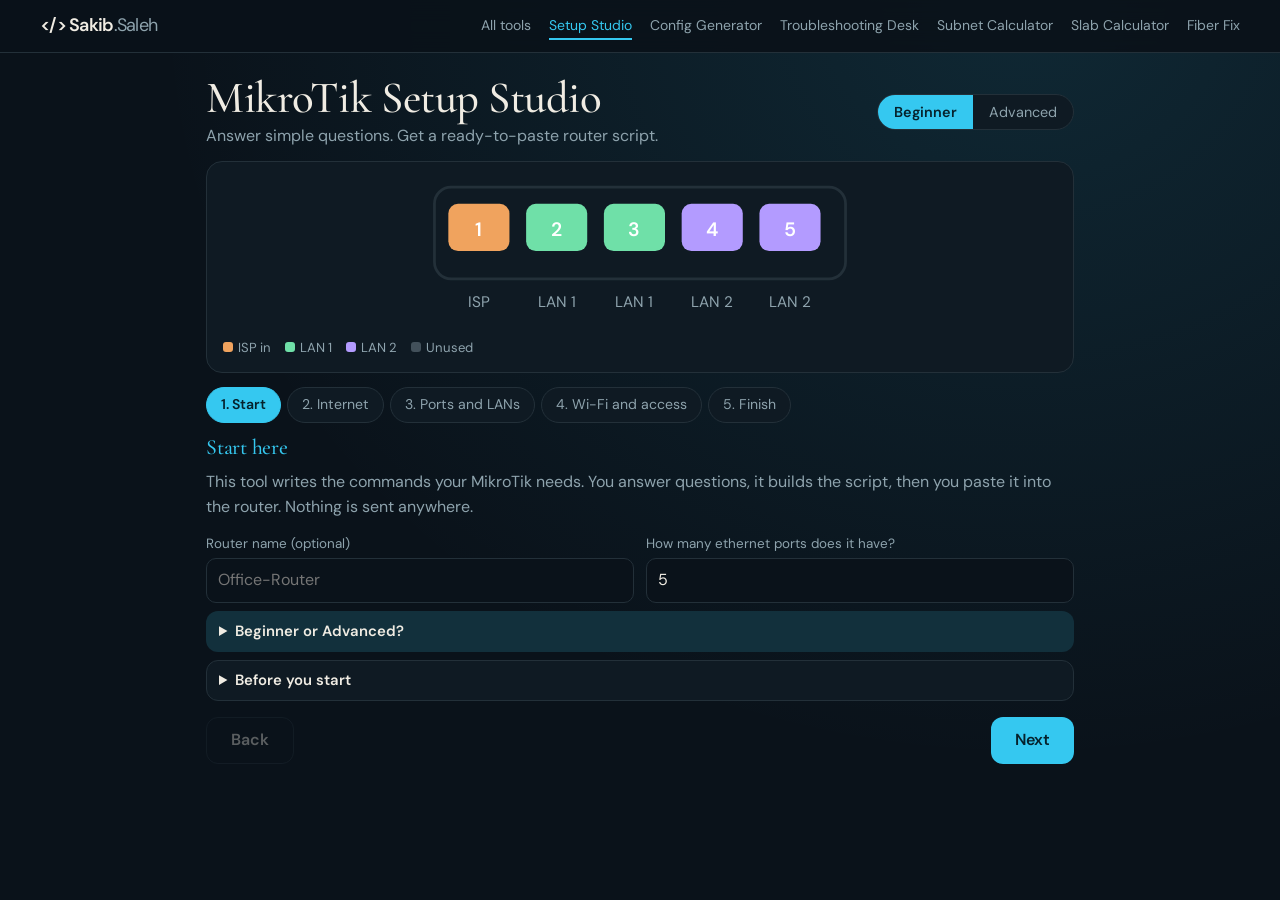
<file: tools/mikrotik-setup-studio.html>
<!DOCTYPE html>
<html lang="en"><head><meta charset="utf-8">
<meta name="viewport" content="width=device-width, initial-scale=1, viewport-fit=cover">
<title>MikroTik Setup Studio</title>
<style>
:root{--bg:#eef1f6;--sf:#fff;--ink:#101828;--mu:#566074;--ln:#d8deea;--ac:#2a4bff;--acx:#fff;--wan:#d9480f;--w2:#a16207;--l1:#0b8a78;--l2:#6d3df0;--er:#c0262d;--hl:#e6ebff;color-scheme:light;box-sizing:border-box;padding-top:env(safe-area-inset-top,0px);padding-bottom:env(safe-area-inset-bottom,0px)}
@media (prefers-color-scheme:dark){:root:not([data-theme="light"]){--bg:#0b101a;--sf:#131a28;--ink:#e8edf7;--mu:#97a3b8;--ln:#26304a;--ac:#7b93ff;--acx:#0b101a;--wan:#ff9a5c;--w2:#e6c25a;--l1:#3fd6bf;--l2:#b39bff;--er:#ff8a90;--hl:#1a2340;color-scheme:dark}}
:root[data-theme="dark"]{--bg:#0b101a;--sf:#131a28;--ink:#e8edf7;--mu:#97a3b8;--ln:#26304a;--ac:#7b93ff;--acx:#0b101a;--wan:#ff9a5c;--w2:#e6c25a;--l1:#3fd6bf;--l2:#b39bff;--er:#ff8a90;--hl:#1a2340;color-scheme:dark}
html{scroll-padding-top:env(safe-area-inset-top,0px)}*{box-sizing:border-box}
body{margin:0;background:var(--bg);color:var(--ink);font:16px/1.55 system-ui,-apple-system,"Segoe UI",Roboto,sans-serif}
main{max-width:900px;margin:0 auto;padding:22px 16px 60px}
.mono,code,textarea{font-family:ui-monospace,"SF Mono",Menlo,Consolas,monospace}
h1,h2{font-family:"Iowan Old Style","Palatino Linotype",Georgia,serif;margin:0}
h1{font-size:1.9rem;letter-spacing:-.01em}h2{font-size:1.35rem;margin-bottom:6px}
.top{display:flex;justify-content:space-between;align-items:center;gap:12px;flex-wrap:wrap}
.sub{color:var(--mu);margin:4px 0 14px}
.seg{display:inline-flex;border:1.5px solid var(--ln);border-radius:999px;background:var(--sf);overflow:hidden}
.seg label{margin:0;cursor:pointer}.seg input{position:absolute;opacity:0}
.seg span{display:block;padding:6px 16px;font-size:.9rem}
.seg input:checked+span{background:var(--ac);color:var(--acx);font-weight:600}
.seg input:focus-visible+span{outline:3px solid var(--ac);outline-offset:-3px}
.panel{background:var(--sf);border:1px solid var(--ln);border-radius:16px;padding:14px 16px;margin:12px 0}
.legend{display:flex;gap:14px;flex-wrap:wrap;font-size:.82rem;color:var(--mu);margin-top:4px}
.legend i{display:inline-block;width:10px;height:10px;border-radius:3px;margin-right:5px}
#steps{display:flex;gap:6px;overflow-x:auto;padding:2px 0 8px}
#steps button{flex:0 0 auto;border:1.5px solid var(--ln);background:var(--sf);color:var(--mu);border-radius:999px;padding:6px 14px;font:inherit;font-size:.88rem;cursor:pointer}
#steps button.on{background:var(--ac);color:var(--acx);border-color:var(--ac);font-weight:600}
#steps button.done{color:var(--ink)}
.pane{display:none}.pane.on{display:block}
body:not(.adv) .ao{display:none!important}
.grid{display:grid;grid-template-columns:repeat(auto-fit,minmax(210px,1fr));gap:12px}.hide{display:none!important}
label{display:block;font-size:.84rem;color:var(--mu);margin-bottom:3px}
input[type=text],input[type=password],input[type=number],select,textarea{width:100%;font:inherit;padding:9px 11px;border:1.5px solid var(--ln);border-radius:10px;background:var(--bg);color:var(--ink)}
input:focus,select:focus,textarea:focus{outline:3px solid color-mix(in srgb,var(--ac) 35%,transparent);border-color:var(--ac)}
.chk{display:flex;gap:9px;align-items:center;margin:9px 0}.chk input{width:auto;accent-color:var(--ac)}.chk label{margin:0;color:var(--ink);font-size:.95rem}
.ports{display:grid;grid-template-columns:repeat(auto-fit,minmax(120px,1fr));gap:8px}
.lan{border:1.5px solid var(--c);border-radius:14px;padding:12px}.lan h3{margin:0 0 8px;font-size:1rem;color:var(--c)}
details{border:1px solid var(--ln);border-radius:12px;padding:8px 12px;margin:8px 0;background:var(--sf)}
details summary{cursor:pointer;font-weight:600;font-size:.93rem}details p,details li{color:var(--mu);font-size:.92rem;margin:6px 0}
details.tip{background:var(--hl);border-color:transparent}
.nav{display:flex;justify-content:space-between;margin-top:16px;gap:10px}
.btn{border:0;border-radius:12px;background:var(--ac);color:var(--acx);font:inherit;font-weight:600;padding:10px 24px;cursor:pointer}
.btn.g{background:transparent;color:var(--ink);border:1.5px solid var(--ln)}.btn:disabled{opacity:.35;cursor:default}
.btn:focus-visible{outline:3px solid var(--ac);outline-offset:3px}
.errs{color:var(--er);font-weight:500;padding-left:18px;margin:8px 0}.errs:empty{display:none}
.okb{color:var(--l1);font-weight:600}
textarea.out{min-height:330px;font-size:.8rem;line-height:1.45;background:#0d1420;color:#cfe8ff;border-color:#26304a}
ol.how li{margin:6px 0}
</style><link rel="stylesheet" href="tools.css">
<script>(function(){try{var v=localStorage.getItem("sakib-theme");if(v==="graphite"||v==="neon"||v==="mono")document.documentElement.dataset.pf=v}catch(e){}})()</script>
</head>
<body><nav class="pf-bar" aria-label="Portfolio"><a class="pf-home" href="../index.html">&lt;/&gt; Sakib<span>.Saleh</span></a><div class="pf-links"><a href="../pages/tools.html">All tools</a><a href="mikrotik-setup-studio.html" aria-current="page">Setup Studio</a><a href="mikrotik-config-generator.html">Config Generator</a><a href="mikrotik-troubleshooting-desk.html">Troubleshooting Desk</a><a href="subnet-calculator.html">Subnet Calculator</a><a href="slab-calculator.html">Slab Calculator</a><a href="fiber-fix.html">Fiber Fix</a></div></nav>
<main>
<div class="top"><div><h1>MikroTik Setup Studio</h1><p class="sub" style="margin:2px 0 0">Answer simple questions. Get a ready-to-paste router script.</p></div>
<div class="seg" role="radiogroup" aria-label="Experience level"><label><input type="radio" name="lv" value="b" checked><span>Beginner</span></label><label><input type="radio" name="lv" value="a"><span>Advanced</span></label></div></div>

<div class="panel"><div id="pv"></div>
<div class="legend"><span><i style="background:var(--wan)"></i>ISP in</span><span class="ao"><i style="background:var(--w2)"></i>Backup ISP</span><span><i style="background:var(--l1)"></i>LAN 1</span><span><i style="background:var(--l2)"></i>LAN 2</span><span><i style="background:var(--mu);opacity:.4"></i>Unused</span></div></div>
<div id="steps" role="tablist"></div>

<section class="pane" id="p0"><h2>Start here</h2>
<p class="sub">This tool writes the commands your MikroTik needs. You answer questions, it builds the script, then you paste it into the router. Nothing is sent anywhere.</p>
<div class="grid"><div><label for="rn">Router name (optional)</label><input type="text" id="rn" placeholder="Office-Router"></div>
<div><label for="np">How many ethernet ports does it have?</label><input type="number" id="np" min="2" max="24" value="5"></div></div>
<details class="tip"><summary>Beginner or Advanced?</summary><p><b>Beginner</b> shows only what a normal home or shop needs: internet, ports, Wi-Fi and an admin login. <b>Advanced</b> adds backup ISP, port forwarding, speed limits and custom names. Switch any time at the top.</p></details>
<details><summary>Before you start</summary><p>Have these ready: how your ISP connects you (PPPoE username and password, a fixed IP, or automatic), and which port goes to the ONU or modem. Beginners: leave everything else on its default.</p></details></section>

<section class="pane" id="p1"><h2>Internet</h2><p class="sub">How does your ISP give you internet?</p>
<div class="seg" style="margin-bottom:12px"><label><input type="radio" name="wm" value="pppoe" checked><span>PPPoE</span></label><label><input type="radio" name="wm" value="static"><span>Static IP</span></label><label><input type="radio" name="wm" value="dhcp"><span>Automatic (DHCP)</span></label></div>
<div class="grid" id="wf-pppoe"><div><label for="pu">PPPoE username</label><input type="text" id="pu" value="user@isp" autocomplete="off"></div><div><label for="pp">PPPoE password</label><input type="password" id="pp" autocomplete="off"></div></div>
<div class="grid hide" id="wf-static"><div><label for="si">Your IP / prefix</label><input type="text" id="si" class="mono" value="10.248.71.34/30"></div><div><label for="sg">Gateway</label><input type="text" id="sg" class="mono" value="10.248.71.33"></div><div><label for="sd">DNS servers</label><input type="text" id="sd" class="mono" value="8.8.8.8,1.1.1.1"></div></div>
<p class="sub hide" id="wf-dhcp">Nothing to fill in. The router asks the ONU or ISP for its address.</p>
<details class="tip"><summary>Which one do I have?</summary><p><b>PPPoE:</b> the ISP gave you a username and password. <b>Static IP:</b> the ISP gave you an IP, gateway and mask. <b>DHCP:</b> you just plug in and it works. The gateway must sit in the same network as your IP, and the tool checks that.</p></details>
<div class="ao panel"><h2 style="font-size:1.1rem">Backup ISP (failover)</h2><p class="sub">In Ports, set one port to "Backup ISP". If the main internet link drops, the router switches to it.</p>
<div class="grid"><div><label for="w2m">Backup mode</label><select id="w2m"><option value="dhcp">Automatic (DHCP)</option><option value="pppoe">PPPoE</option><option value="static">Static IP</option></select></div><div id="w2a-w"><label for="w2a" id="w2al"></label><input type="text" id="w2a" class="mono"></div><div id="w2b-w"><label for="w2b" id="w2bl"></label><input type="text" id="w2b" class="mono"></div></div></div></section>

<section class="pane" id="p2"><h2>Ports and LANs</h2><p class="sub">Tell each port what it does. LAN ports are for your computers, switches and access points.</p>
<div class="ports" id="pr"></div>
<div class="grid" style="margin-top:14px">
<div class="lan" style="--c:var(--l1)"><h3>LAN 1</h3><label for="li1">Router IP / prefix</label><input type="text" id="li1" class="mono" value="192.168.10.1/24"><div class="chk"><input type="checkbox" id="lh1" checked><label for="lh1">Give devices addresses automatically (DHCP)</label></div>
<div class="ao"><label for="lb1">Bridge name</label><input type="text" id="lb1" class="mono" value="bridge-lan1"><div class="grid" style="grid-template-columns:1fr 1fr;margin-top:8px"><div><label for="ld1">Download limit Mbps</label><input type="number" id="ld1" min="0" value="0"></div><div><label for="lu1">Upload limit Mbps</label><input type="number" id="lu1" min="0" value="0"></div></div></div></div>
<div class="lan" style="--c:var(--l2)"><h3>LAN 2</h3><label for="li2">Router IP / prefix</label><input type="text" id="li2" class="mono" value="192.168.20.1/24"><div class="chk"><input type="checkbox" id="lh2" checked><label for="lh2">Give devices addresses automatically (DHCP)</label></div>
<div class="ao"><label for="lb2">Bridge name</label><input type="text" id="lb2" class="mono" value="bridge-lan2"><div class="grid" style="grid-template-columns:1fr 1fr;margin-top:8px"><div><label for="ld2">Download limit Mbps</label><input type="number" id="ld2" min="0" value="0"></div><div><label for="lu2">Upload limit Mbps</label><input type="number" id="lu2" min="0" value="0"></div></div></div></div></div>
<div class="chk"><input type="checkbox" id="iso" checked><label for="iso">Keep LAN 1 and LAN 2 separate from each other</label></div>
<details class="tip"><summary>What is a LAN and a bridge?</summary><p>A LAN is a private network. A bridge joins several ports into one LAN so they act like one switch. Each LAN has its own router IP, for example 192.168.10.1/24, and the router hands out addresses from that range. Pick different networks for each LAN.</p></details></section>

<section class="pane" id="p3"><h2>Wi-Fi and access</h2>
<div class="chk"><input type="checkbox" id="wfe"><label for="wfe">Set up Wi-Fi (only if your router has it)</label></div>
<div class="grid" id="wfg"><div><label for="wfs">Wi-Fi name</label><input type="text" id="wfs" value="MikroTik-WiFi"></div><div><label for="wfp">Wi-Fi password (8+ characters)</label><input type="password" id="wfp" autocomplete="new-password"></div>
<div><label for="wfv">Router software</label><select id="wfv"><option value="v6">RouterOS 6 (wlan1)</option><option value="v7">RouterOS 7 (wifi1)</option></select></div><div><label for="wfi">Wi-Fi interfaces</label><input type="text" id="wfi" class="mono" value="wlan1"></div>
<div><label for="wfl">Put Wi-Fi in</label><select id="wfl"><option value="1">LAN 1</option><option value="2">LAN 2</option></select></div></div>
<h2 style="font-size:1.1rem;margin-top:16px">Router login</h2><p class="sub">Create your own admin so you never keep the default one.</p>
<div class="grid"><div><label for="un">Username</label><input type="text" id="un" class="mono" value="netadmin"></div><div><label for="upw">Password (8+ characters)</label><input type="password" id="upw" autocomplete="new-password"></div><div><label for="ug">Access</label><select id="ug"><option value="full">Full control</option><option value="read">Read-only</option></select></div></div>
<div class="chk"><input type="checkbox" id="sp"><label for="sp">Show passwords</label></div>
<div class="chk"><input type="checkbox" id="fw" checked><label for="fw">Protect the router from the internet side (recommended)</label></div>
<div class="chk"><input type="checkbox" id="hd" checked><label for="hd">Turn off unused services like telnet and ftp (recommended)</label></div>
<div class="chk ao"><input type="checkbox" id="da"><label for="da">Disable the default "admin" user (only after you can log in with yours)</label></div>
<details class="tip"><summary>Why change the admin?</summary><p>Every MikroTik ships with the same "admin" user. Attackers try it first. Your own name plus a strong password is much safer.</p></details></section>

<section class="pane" id="p4"><h2>Port forwarding</h2><p class="sub">Let people on the internet reach a device inside your LAN, such as a camera or web server. One rule per line: <code>protocol,external port,internal IP,internal port,name</code></p>
<textarea id="pf" class="mono" style="min-height:120px" placeholder="tcp,8080,192.168.10.50,80,web-server"></textarea>
<details class="tip"><summary>It does not work from outside?</summary><p>Some ISPs share one public IP between many customers (CGNAT). Then port forwarding cannot work. Ask the ISP for a public IP.</p></details></section>

<section class="pane" id="p5"><h2>Your script</h2><p class="sub">Check the list below, copy the script, then follow the steps.</p>
<ul class="errs" id="er"></ul><div id="okm" class="okb"></div>
<div class="nav" style="justify-content:flex-start;margin:10px 0"><button class="btn" id="cp">Copy script</button><span id="cm" class="okb" style="align-self:center"></span></div>
<textarea id="out" class="out mono" readonly spellcheck="false" aria-label="Generated RouterOS script"></textarea>
<h2 style="font-size:1.15rem;margin-top:18px">How to apply it</h2>
<ol class="how"><li><b>Back up.</b> In WinBox open Files, then Backup. Or run <code>/system backup save</code>.</li><li><b>Reset to empty.</b> Run <code>/system reset-configuration no-defaults=yes skip-backup=yes</code>. The router restarts.</li><li><b>Connect a LAN port.</b> Plug your computer into a port you set as LAN, not the ISP port. Open WinBox, choose the Neighbors tab, connect by MAC address.</li><li><b>Paste.</b> Open New Terminal, paste the script, press Enter.</li><li><b>Plug in the ISP cable</b> to the ISP port and run the checks below.</li></ol>
<details><summary>Check that it works</summary><ul><li>IP, then Addresses: your LAN IPs are listed.</li><li>PPPoE mode: Interfaces shows <code>pppoe-out1</code> with an R (running).</li><li>Run <code>/ping 8.8.8.8 count=3</code> and then <code>/ping google.com count=3</code>. If only the second fails, it is a DNS problem.</li><li>IP, then DHCP Server, then Leases: your devices appear.</li></ul></details>
<details><summary>Troubleshooting</summary><ul><li><b>No internet with PPPoE:</b> check username and password, and that the ISP port is the one going to the ONU.</li><li><b>Locked out:</b> hold the reset button, or use Netinstall. Always back up first.</li><li><b>Wi-Fi not showing:</b> check the interface name under Interfaces. RouterOS 7 often uses wifi1.</li><li><b>Script error in the middle:</b> reset to empty and paste again. The script expects a clean router.</li></ul></details>
<details><summary>Glossary</summary><ul><li><b>WAN:</b> the side facing the internet.</li><li><b>LAN:</b> your private network inside.</li><li><b>Gateway:</b> the address your traffic leaves through.</li><li><b>Prefix (/24):</b> the size of a network. /24 holds 254 devices.</li><li><b>NAT:</b> lets many devices share one public IP.</li><li><b>DHCP:</b> hands out addresses automatically.</li></ul></details></section>

<div class="nav"><button class="btn g" id="bk">Back</button><button class="btn" id="nx">Next</button></div>
</main>
<script>
const $=id=>document.getElementById(id),A=()=>document.body.classList.contains('adv');
const toInt=p=>((p[0]<<24)|(p[1]<<16)|(p[2]<<8)|p[3])>>>0,toIp=n=>[n>>>24,(n>>>16)&255,(n>>>8)&255,n&255].join('.');
function ip4(s){const m=String(s).trim().split('.');if(m.length!==4)return null;const p=m.map(x=>/^\d{1,3}$/.test(x)?+x:NaN);return p.some(x=>isNaN(x)||x>255)?null:p}
function cidr(s){const [a,b]=String(s).trim().split('/'),p=ip4(a||'');if(!p||!/^\d{1,2}$/.test(b||'')||+b>30||+b<8)return null;const pre=+b,m=(0xFFFFFFFF<<(32-pre))>>>0,ip=toInt(p),net=(ip&m)>>>0,bc=(net|(~m>>>0))>>>0;return{ip,pre,net,bc,txt:toIp(ip)+'/'+pre,nt:toIp(net)+'/'+pre}}
const qq=s=>'"'+String(s).replace(/["\\$]/g,m=>'\\'+m)+'"';
const ROLES=['WAN','WAN2','LAN1','LAN2','Off'],LB={WAN:'ISP',WAN2:'ISP 2',LAN1:'LAN 1',LAN2:'LAN 2',Off:'off'},COL={WAN:'var(--wan)',WAN2:'var(--w2)',LAN1:'var(--l1)',LAN2:'var(--l2)',Off:'var(--mu)'};
const roles={},np=()=>Math.max(2,Math.min(24,+$('np').value||5));
function panel(){const n=np(),W=n*56+20;let s=`<svg viewBox="0 0 ${W} 108" style="width:100%;max-height:150px" role="img" aria-label="Router port map"><rect x="2" y="8" width="${W-4}" height="66" rx="12" fill="none" stroke="var(--ln)" stroke-width="2"/>`;
for(let i=1;i<=n;i++){const r=roles[i],x=12+(i-1)*56;s+=`<rect x="${x}" y="20" width="44" height="34" rx="7" fill="${COL[r]}" opacity="${r==='Off'?.3:1}"/><text x="${x+22}" y="43" text-anchor="middle" font-size="14" font-weight="700" fill="#fff">${i}</text><text x="${x+22}" y="94" text-anchor="middle" font-size="11" fill="var(--mu)">${LB[r]}</text>`}
$('pv').innerHTML=s+'</svg>'}
function ports(){const n=np(),b=$('pr');b.innerHTML='';for(let i=1;i<=n;i++){if(!(i in roles))roles[i]=i===1?'WAN':i<=3?'LAN1':i<=5?'LAN2':'Off';
const d=document.createElement('div');d.innerHTML=`<label for="r${i}">Port ${i} (ether${i})</label><select id="r${i}">${ROLES.map(r=>`<option value="${r}"${r===roles[i]?' selected':''}${r==='WAN2'?' class="ao"':''}>${{WAN:'ISP in',WAN2:'Backup ISP',LAN1:'LAN 1',LAN2:'LAN 2',Off:'Unused'}[r]}</option>`).join('')}</select>`;
d.querySelector('select').onchange=e=>{roles[i]=e.target.value;panel();gen()};b.appendChild(d)}panel()}
function portFwd(E){const ls=$('pf').value.split('\n').map(s=>s.trim()).filter(Boolean),o=[];if(!ls.length)return o;o.push('','# Port forwarding','/ip firewall nat');
const ok=s=>/^\d{1,5}(-\d{1,5})?$/.test(s)&&s.split('-').every(v=>+v>=1&&+v<=65535);
ls.forEach((l,i)=>{const f=l.split(',').map(s=>s.trim()),e=m=>E.push('Port forwarding line '+(i+1)+': '+m),p=(f[0]||'').toLowerCase();
if(p!=='tcp'&&p!=='udp')return e('protocol must be tcp or udp.');if(!ok(f[1]||''))return e('external port must be 1 to 65535.');if(!ip4(f[2]||''))return e('internal IP is not valid.');if(f[3]&&!ok(f[3]))return e('internal port is not valid.');
o.push('add chain=dstnat in-interface-list=WAN protocol='+p+' dst-port='+f[1]+' action=dst-nat to-addresses='+f[2]+(f[3]?' to-ports='+f[3]:'')+(f[4]?' comment='+qq(f[4]):''))});return o}
function gen(){const E=[],L=[],ad=A(),wm=document.querySelector('input[name=wm]:checked').value,n=np(),pl={WAN:[],WAN2:[],LAN1:[],LAN2:[]};
for(let i=1;i<=n;i++){const r=roles[i];if(r==='WAN2'&&!ad)continue;if(pl[r])pl[r].push('ether'+i)}
if(pl.WAN.length!==1)E.push('Choose exactly one ISP port: the port that goes to your ONU or modem.');
if(pl.WAN2.length>1)E.push('Choose only one Backup ISP port.');
const wan=pl.WAN[0]||'ether1',act=[];
[1,2].forEach(x=>{const p=pl['LAN'+x];if(!p.length)return;const c=cidr($('li'+x).value);if(!c)return E.push('LAN '+x+': enter a router IP like 192.168.'+x+'0.1/24.');
const br=ad?($('lb'+x).value.trim()||'bridge-lan'+x):'bridge-lan'+x;if(!/^[A-Za-z0-9._-]+$/.test(br))E.push('LAN '+x+': bridge name can use letters, numbers and . _ - only.');act.push({x,c,p,br})});
if(!act.length&&!E.length)E.push('Give at least one port to LAN 1 or LAN 2.');
if(act.length===2){if(act[0].c.net<=act[1].c.bc&&act[1].c.net<=act[0].c.bc)E.push('LAN 1 and LAN 2 overlap. Use different networks, like 192.168.10.1/24 and 192.168.20.1/24.');if(act[0].br===act[1].br)E.push('Both LANs have the same bridge name.')}
let wi=wan;const si=cidr($('si').value),sg=$('sg').value.trim(),sd=$('sd').value.replace(/\s+/g,'');
if(wm==='pppoe'){wi='pppoe-out1';if(!$('pu').value)E.push('Enter the PPPoE username.');if(!$('pp').value)E.push('Enter the PPPoE password.')}
if(wm==='static'){if(!si)E.push('Internet: enter your IP like 10.0.0.2/30.');if(!ip4(sg))E.push('Internet: enter a valid gateway.');else if(si&&(toInt(ip4(sg))<si.net||toInt(ip4(sg))>si.bc))E.push('Internet: the gateway is not in the same network as your IP.');if(sd&&sd.split(',').some(v=>!ip4(v)))E.push('Internet: DNS servers must be IPs separated by commas.')}
L.push('# MikroTik Setup Studio - internet: '+wm.toUpperCase()+' on '+wan);const rn=$('rn').value.trim();if(rn)L.push('/system identity set name='+qq(rn));
L.push('','# Interface lists','/interface list','add name=WAN','add name=LAN','/interface list member','add list=WAN interface='+wi);act.forEach(a=>L.push('add list=LAN interface='+a.br));
const w2=ad&&pl.WAN2.length?pl.WAN2[0]:null;
L.push('','# Internet ('+wm.toUpperCase()+')');
if(wm==='pppoe')L.push('/interface pppoe-client','add name=pppoe-out1 interface='+wan+' user='+qq($('pu').value)+' password='+qq($('pp').value)+' default-route-distance=1 add-default-route=yes use-peer-dns=yes disabled=no');
else if(wm==='static')L.push('/ip address','add address='+(si?si.txt:'x.x.x.x/xx')+' interface='+wan,'/ip route','add dst-address=0.0.0.0/0 gateway='+sg+' distance=1'+(w2?' check-gateway=ping':''),'/ip dns','set servers='+(sd||'8.8.8.8,1.1.1.1'));
else L.push('/ip dhcp-client','add interface='+wan+' default-route-distance=1 add-default-route=yes use-peer-dns=yes disabled=no');
if(w2){const m=$('w2m').value,a=$('w2a').value.trim(),b=$('w2b').value;let i2=w2;L.push('','# Backup ISP ('+m.toUpperCase()+' on '+w2+')');
if(m==='pppoe'){if(!a)E.push('Backup ISP: enter the PPPoE username.');i2='pppoe-out2';L.push('/interface pppoe-client','add name=pppoe-out2 interface='+w2+' user='+qq(a)+' password='+qq(b)+' default-route-distance=2 add-default-route=yes use-peer-dns=no disabled=no')}
else if(m==='static'){const c=cidr(a);if(!c)E.push('Backup ISP: enter an IP like 10.1.1.2/30.');if(!ip4(b))E.push('Backup ISP: enter a valid gateway.');else if(c&&(toInt(ip4(b))<c.net||toInt(ip4(b))>c.bc))E.push('Backup ISP: the gateway is not in the same network.');L.push('/ip address','add address='+(c?c.txt:'x.x.x.x/xx')+' interface='+w2,'/ip route','add dst-address=0.0.0.0/0 gateway='+b+' distance=2 check-gateway=ping')}
else L.push('/ip dhcp-client','add interface='+w2+' default-route-distance=2 add-default-route=yes use-peer-dns=no disabled=no');
L.push('/interface list member','add list=WAN interface='+i2)}
L.push('/ip dns set allow-remote-requests=yes');
const dns=ip=>toIp(ip);
act.forEach(({x,c,p,br})=>{L.push('','# LAN '+x+' ('+p.join(', ')+') '+c.nt,'/interface bridge','add name='+br,'/interface bridge port');p.forEach(i=>L.push('add bridge='+br+' interface='+i));L.push('/ip address','add address='+c.txt+' interface='+br);
if($('lh'+x).checked){const st=(c.bc-c.net>=31?c.net+10:c.net+2);L.push('/ip pool','add name=pool-lan'+x+' ranges='+toIp(st)+'-'+toIp(c.bc-1),'/ip dhcp-server','add name=dhcp-lan'+x+' interface='+br+' address-pool=pool-lan'+x+' lease-time=1d disabled=no','/ip dhcp-server network','add address='+c.nt+' gateway='+dns(c.ip)+' dns-server='+dns(c.ip))}
const d=ad?+$('ld'+x).value||0:0,u=ad?+$('lu'+x).value||0:0;if(d>0||u>0)L.push('/queue simple','add name=limit-lan'+x+' target='+c.nt+' max-limit='+(u?u+'M':'0')+'/'+(d?d+'M':'0'))});
if($('wfe').checked){const ss=$('wfs').value.trim(),pw=$('wfp').value,fi=$('wfi').value.replace(/\s+/g,'').split(',').filter(Boolean),lx=+$('wfl').value,a=act.find(o=>o.x===lx);
if(!ss)E.push('Wi-Fi: enter a name.');if(pw.length<8)E.push('Wi-Fi: the password needs 8 or more characters.');if(!fi.length)E.push('Wi-Fi: enter the interface name, like wlan1.');if(!a)E.push('Wi-Fi: LAN '+lx+' has no ports. Pick another LAN.');
else{L.push('','# Wi-Fi: '+ss);if($('wfv').value==='v6'){L.push('/interface wireless security-profiles','add name=wifi-sec mode=dynamic-keys authentication-types=wpa2-psk wpa2-pre-shared-key='+qq(pw),'/interface wireless');fi.forEach(i=>L.push('set '+i+' mode=ap-bridge ssid='+qq(ss)+' security-profile=wifi-sec country=bangladesh disabled=no'))}
else{L.push('/interface wifi security','add name=wifi-sec authentication-types=wpa2-psk,wpa3-psk passphrase='+qq(pw),'/interface wifi configuration','add name=wifi-cfg ssid='+qq(ss)+' country=Bangladesh security=wifi-sec','/interface wifi');fi.forEach(i=>L.push('set '+i+' configuration=wifi-cfg disabled=no'))}
L.push('/interface bridge port');fi.forEach(i=>L.push('add bridge='+a.br+' interface='+i))}}
L.push('','# Internet sharing (NAT)','/ip firewall nat','add chain=srcnat out-interface-list=WAN action=masquerade comment="LAN to internet"');
if(ad)L.push(...portFwd(E));
L.push('','# Firewall','/ip firewall filter');
if($('fw').checked)L.push('add chain=input action=accept connection-state=established,related','add chain=input action=drop connection-state=invalid','add chain=input action=accept protocol=icmp','add chain=input action=accept in-interface-list=LAN','add chain=input action=drop in-interface-list=WAN comment="Drop input from internet"');
if($('iso').checked&&act.length===2)act.forEach(a=>act.forEach(b=>{if(a!==b)L.push('add chain=forward action=drop src-address='+a.c.nt+' dst-address='+b.c.nt+' comment="Keep LAN'+a.x+' away from LAN'+b.x+'"')}));
if($('hd').checked)L.push('','# Hardening','/ip service','set telnet disabled=yes','set ftp disabled=yes','set www disabled=yes','set api disabled=yes','set api-ssl disabled=yes','/tool mac-server set allowed-interface-list=LAN','/tool mac-server mac-winbox set allowed-interface-list=LAN','/ip neighbor discovery-settings set discover-interface-list=LAN');
const un=$('un').value.trim(),upw=$('upw').value,ug=$('ug').value;
if(!/^[A-Za-z0-9._-]+$/.test(un))E.push('Login: the username can use letters, numbers and . _ - only.');if(upw.length<8)E.push('Login: the password needs 8 or more characters.');
if(ad&&$('da').checked&&ug==='read')E.push('Login: do not disable admin while your new user is read-only. You could not change settings.');
L.push('','# Router login ('+(ug==='full'?'full control':'read-only')+')','/user','add name='+qq(un)+' password='+qq(upw)+' group='+ug);if(ad&&$('da').checked&&un!=='admin'&&ug==='full')L.push('disable admin');
$('er').innerHTML='';E.forEach(e=>{const li=document.createElement('li');li.textContent=e;$('er').appendChild(li)});
$('okm').textContent=E.length?'':'All checks passed. The script is ready.';$('out').value=L.join('\n')+'\n'}
const ST=[['Start'],['Internet'],['Ports and LANs'],['Wi-Fi and access'],['Extras',1],['Finish']];let cur=0;
const vis=()=>ST.map((s,i)=>i).filter(i=>!ST[i][1]||A());
function show(i){cur=i;const v=vis();if(!v.includes(cur))cur=0;document.querySelectorAll('.pane').forEach((p,k)=>p.classList.toggle('on',k===cur));
$('steps').innerHTML='';v.forEach(k=>{const b=document.createElement('button');b.textContent=(v.indexOf(k)+1)+'. '+ST[k][0];b.className=(k===cur?'on':k<cur?'done':'');b.onclick=()=>show(k);$('steps').appendChild(b)});
$('bk').disabled=v.indexOf(cur)===0;$('nx').classList.toggle('hide',v.indexOf(cur)===v.length-1);if(cur===5)gen();window.scrollTo({top:0,behavior:'smooth'})}
$('nx').onclick=()=>{const v=vis();show(v[v.indexOf(cur)+1])};$('bk').onclick=()=>{const v=vis();show(v[v.indexOf(cur)-1])};
document.querySelectorAll('input[name=lv]').forEach(r=>r.onchange=()=>{document.body.classList.toggle('adv',r.value==='a'&&r.checked);show(cur);ports();gen()});
document.querySelectorAll('input[name=wm]').forEach(r=>r.onchange=()=>{const m=document.querySelector('input[name=wm]:checked').value;['pppoe','static','dhcp'].forEach(k=>$('wf-'+k).classList.toggle('hide',m!==k))});
function w2s(){const m=$('w2m').value;$('w2a-w').classList.toggle('hide',m==='dhcp');$('w2b-w').classList.toggle('hide',m==='dhcp');$('w2al').textContent=m==='pppoe'?'PPPoE username':'IP / prefix';$('w2bl').textContent=m==='pppoe'?'PPPoE password':'Gateway'}
$('w2m').onchange=w2s;w2s();
$('np').oninput=()=>{ports();gen()};
$('sp').onchange=()=>['pp','upw','wfp'].forEach(i=>$(i).type=$('sp').checked?'text':'password');
$('wfv').onchange=()=>{$('wfi').value=$('wfv').value==='v7'?'wifi1':'wlan1'};
const wf=()=>['wfs','wfp','wfv','wfi','wfl'].forEach(i=>$(i).disabled=!$('wfe').checked);$('wfe').onchange=wf;wf();
document.addEventListener('input',()=>{if(cur===5)gen()});document.addEventListener('change',()=>{if(cur===5)gen()});
$('cp').onclick=()=>{const ok=()=>{$('cm').textContent='Copied';setTimeout(()=>$('cm').textContent='',1500)},fb=()=>{$('out').select();try{document.execCommand('copy');ok()}catch(_){}};try{navigator.clipboard.writeText($('out').value).then(ok,fb)}catch(_){fb()}};
ports();show(0);gen();
</script></body></html>
</file>
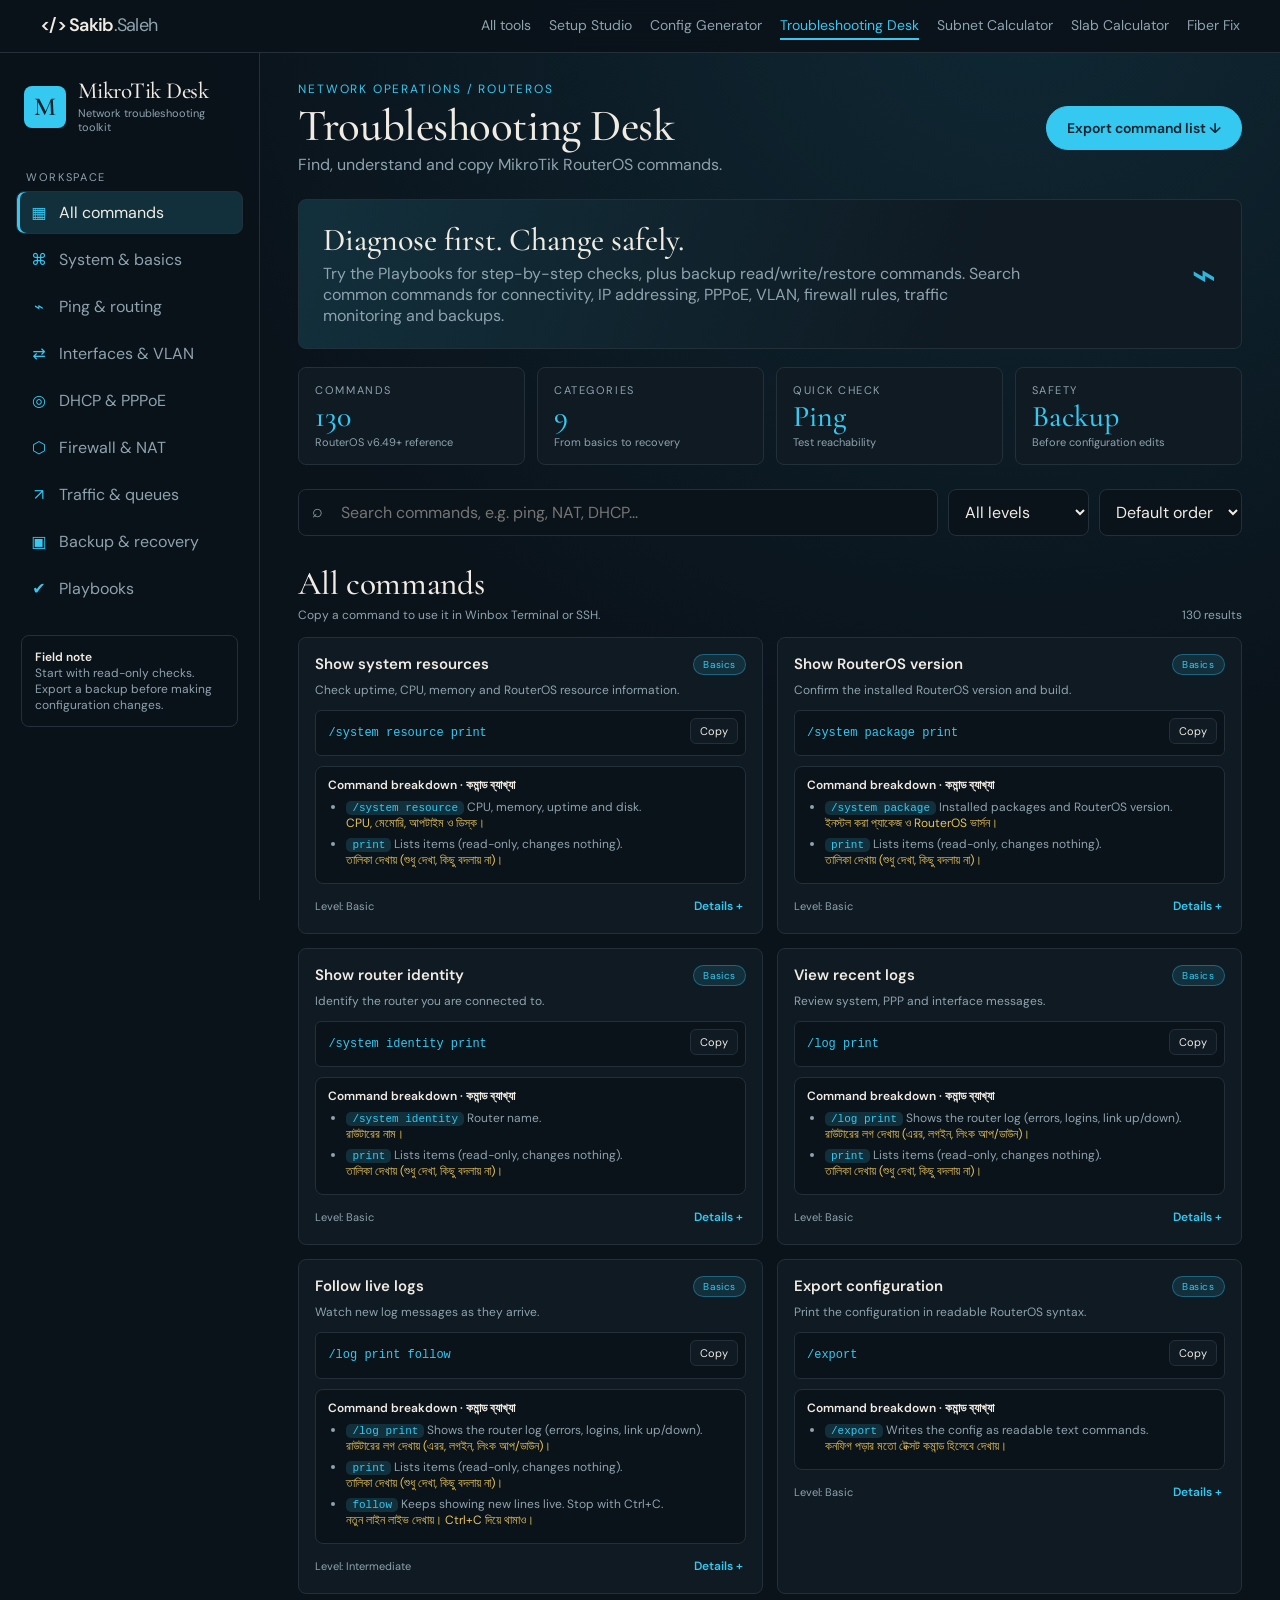
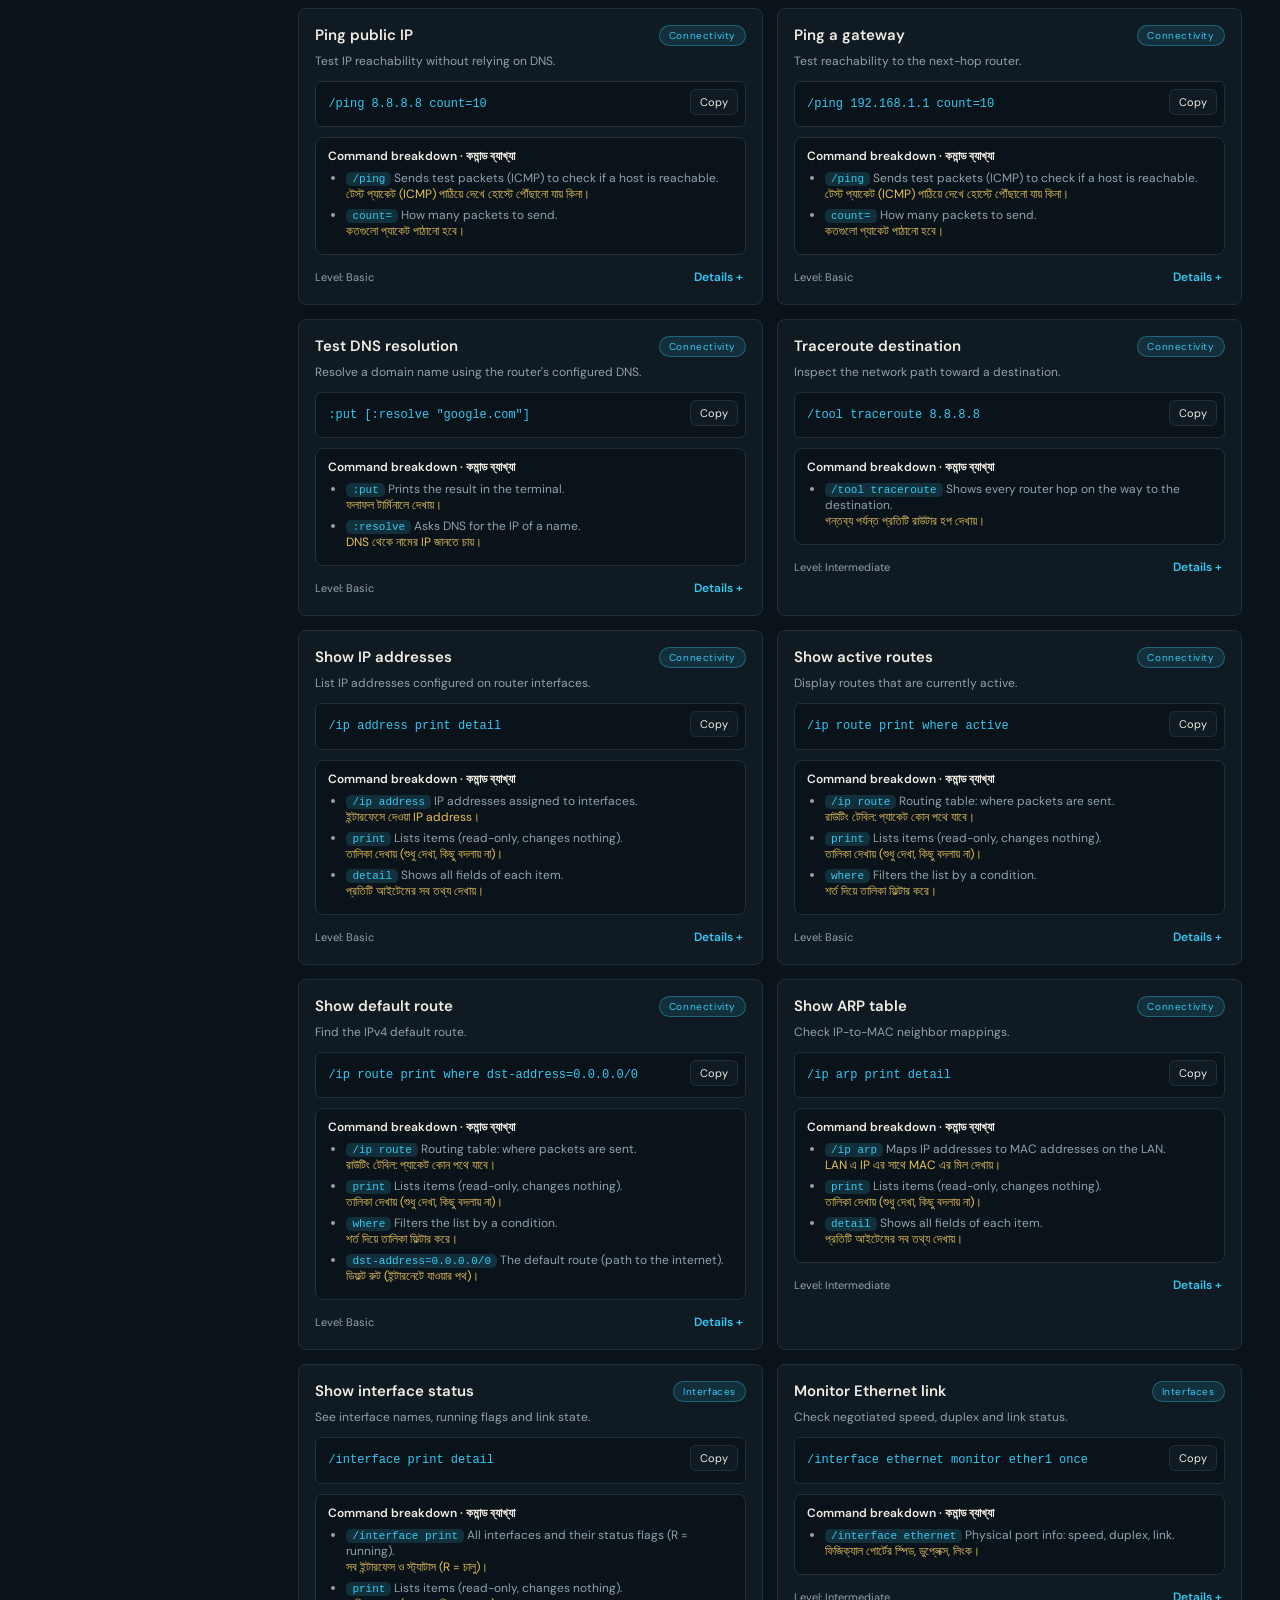
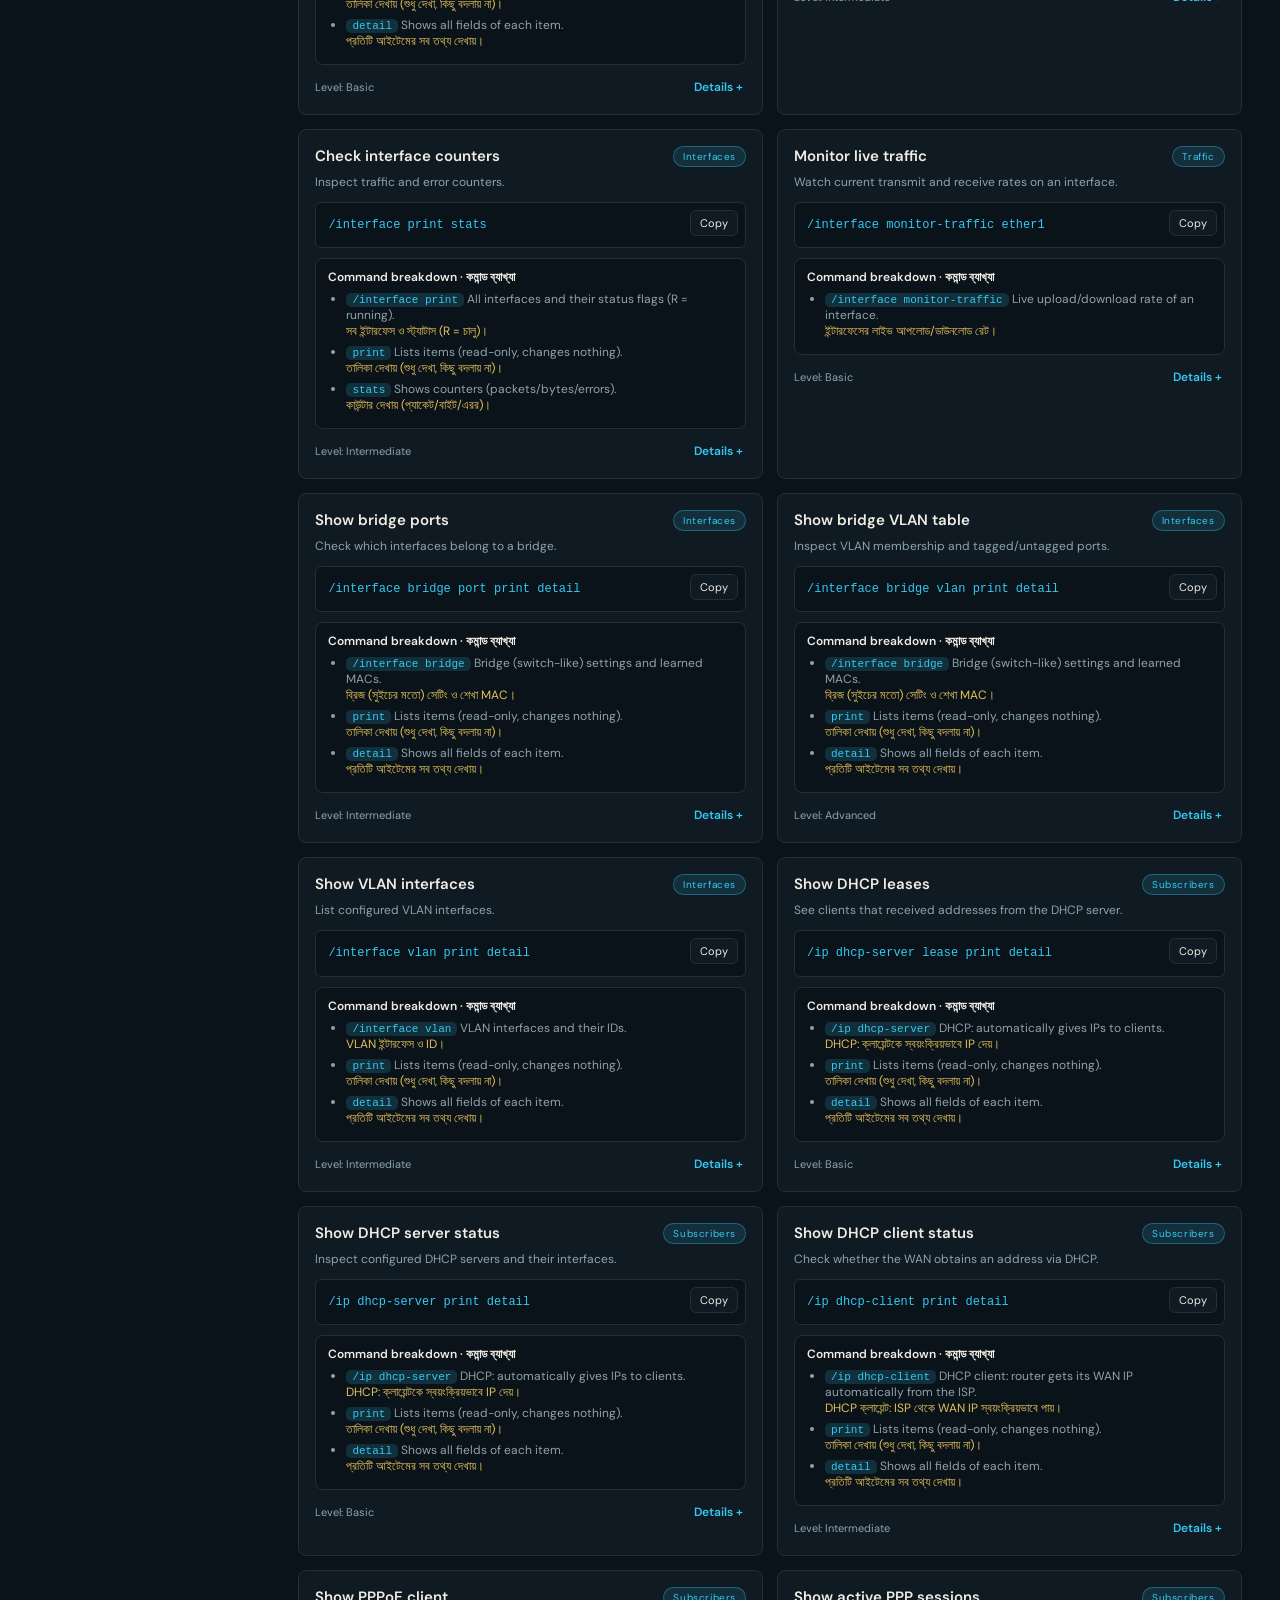
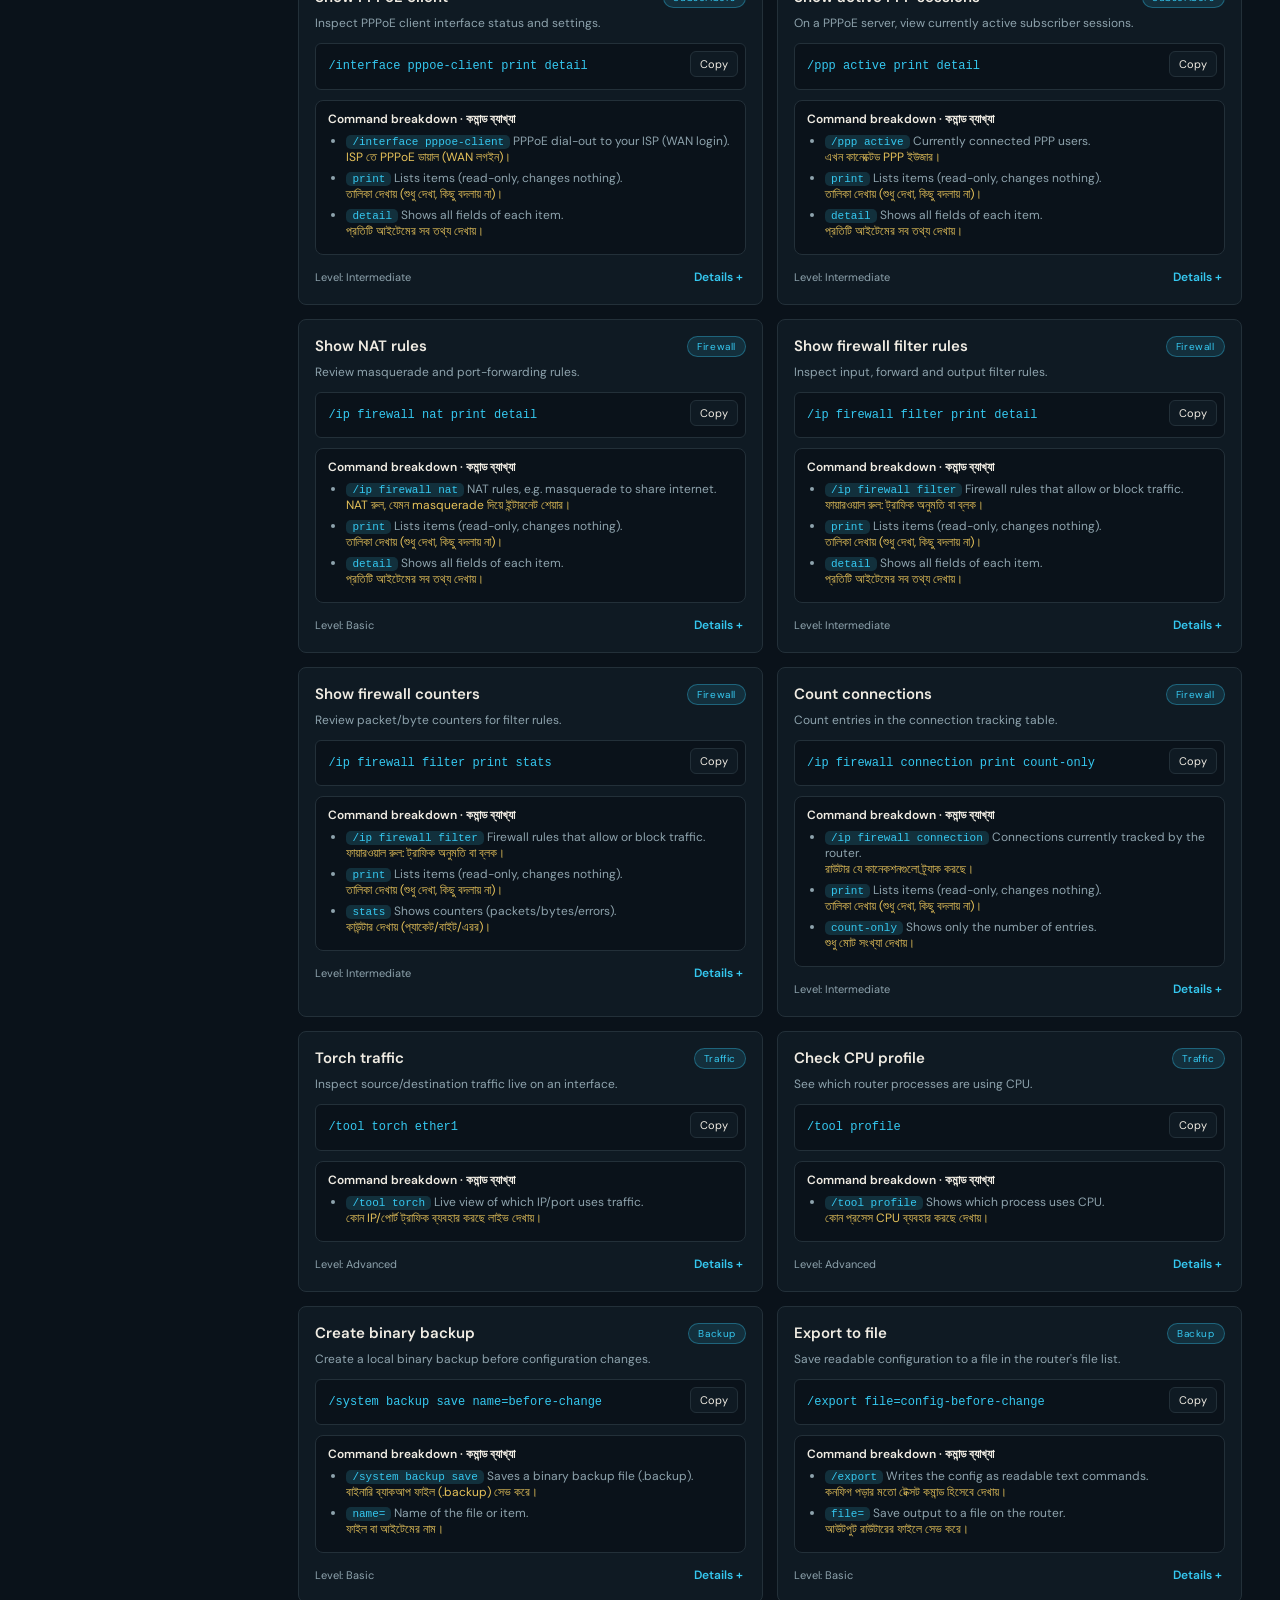
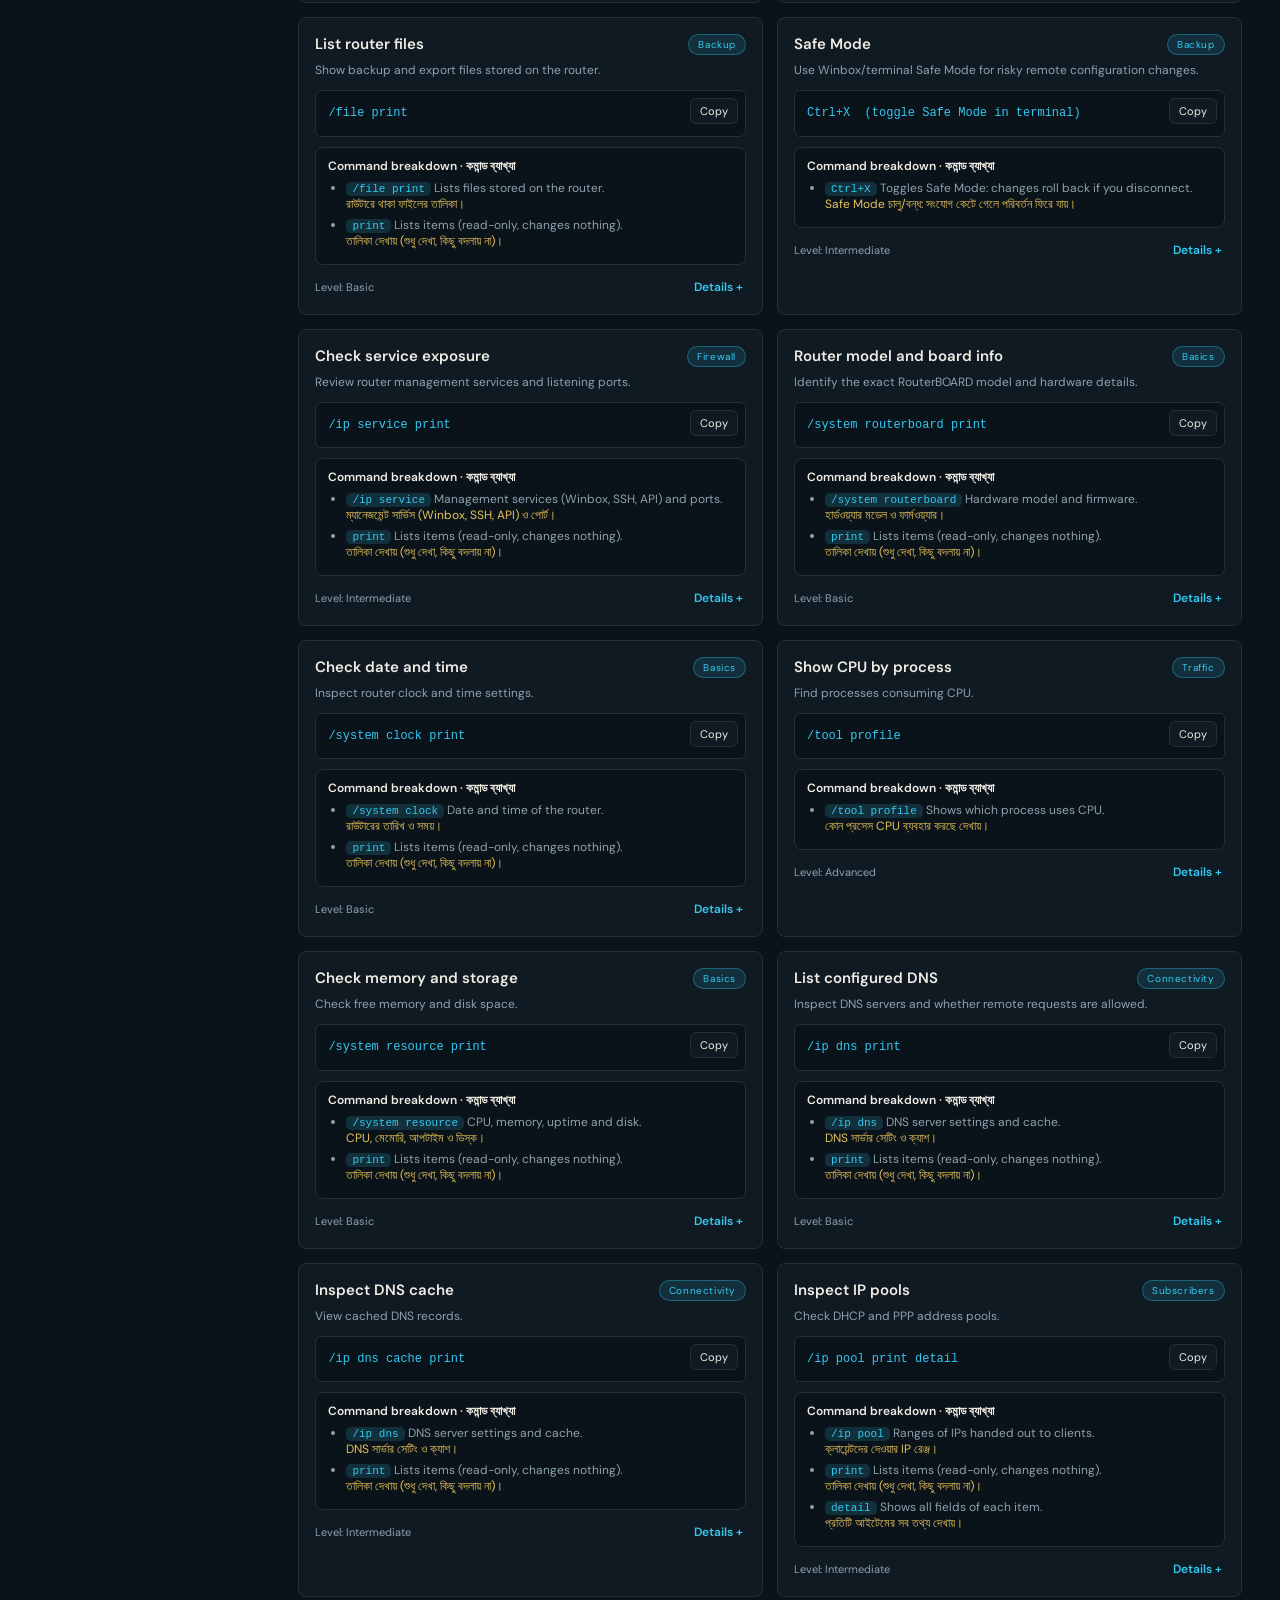
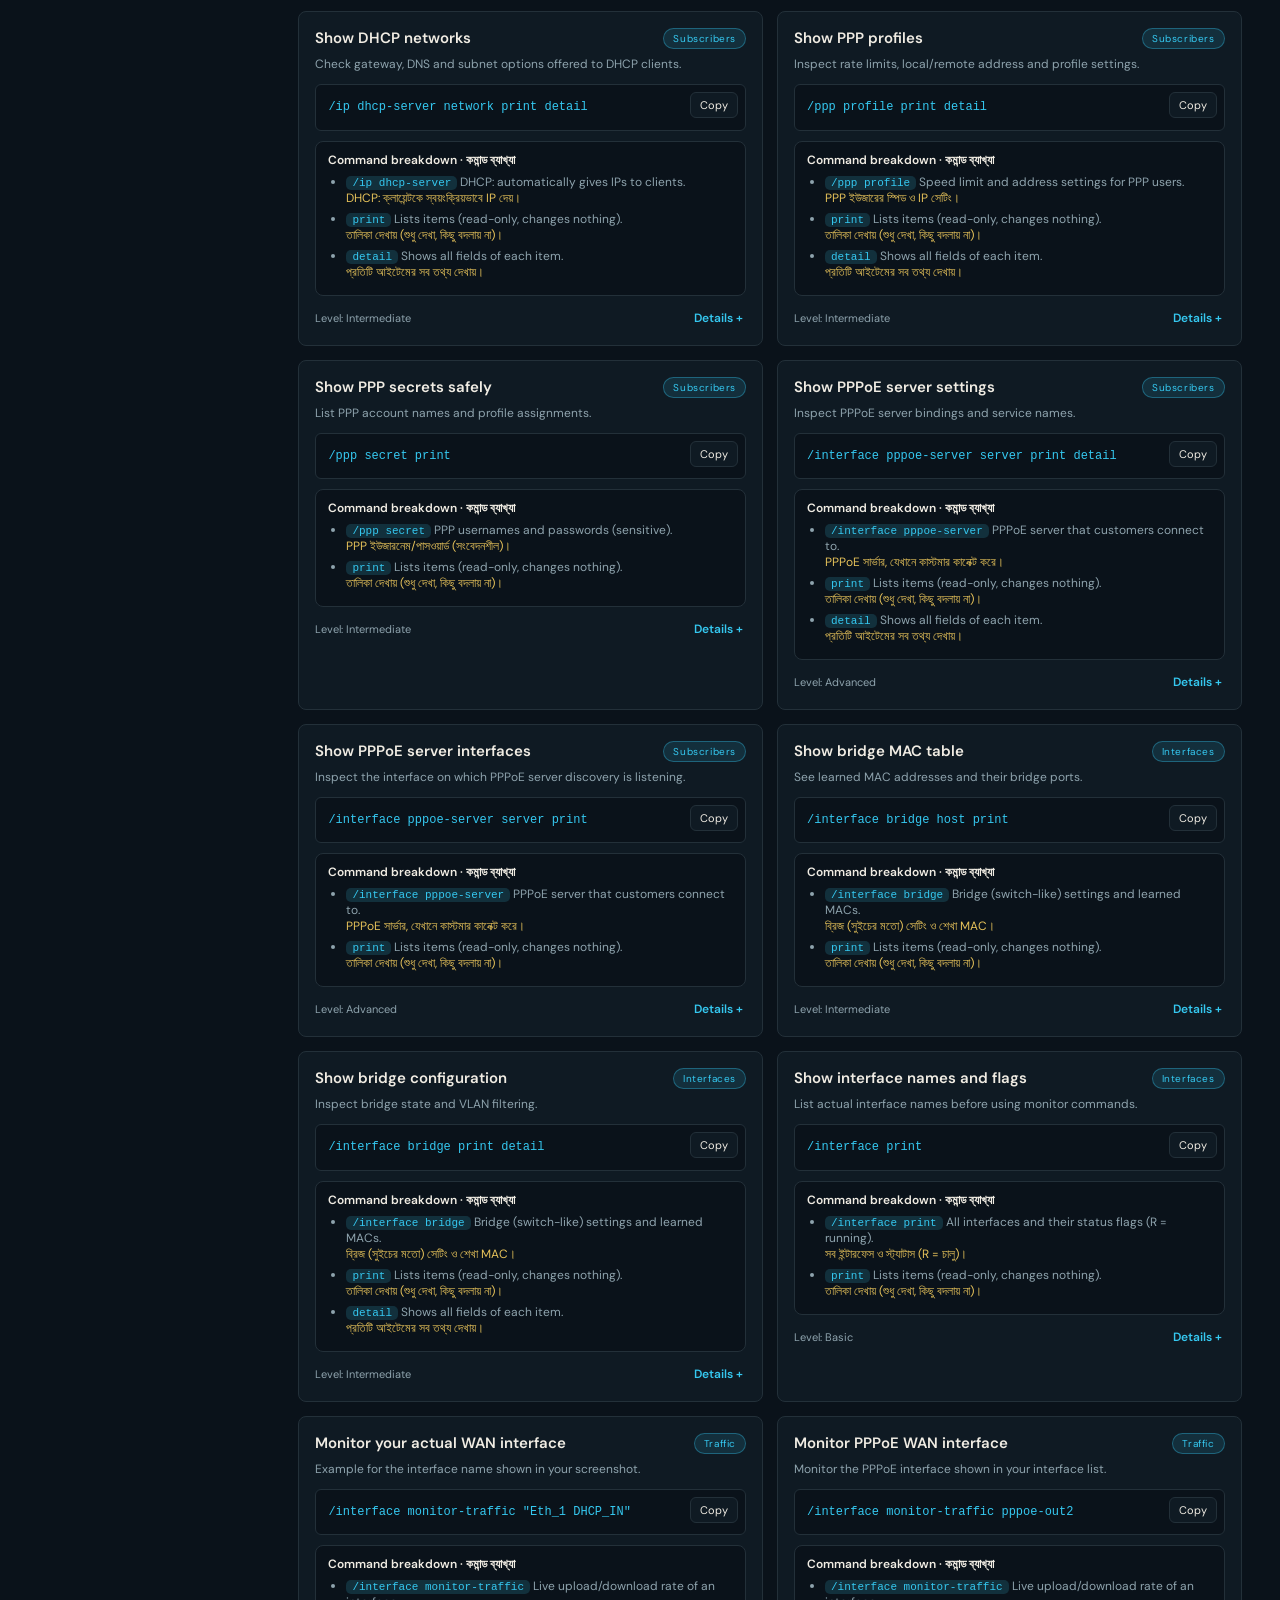
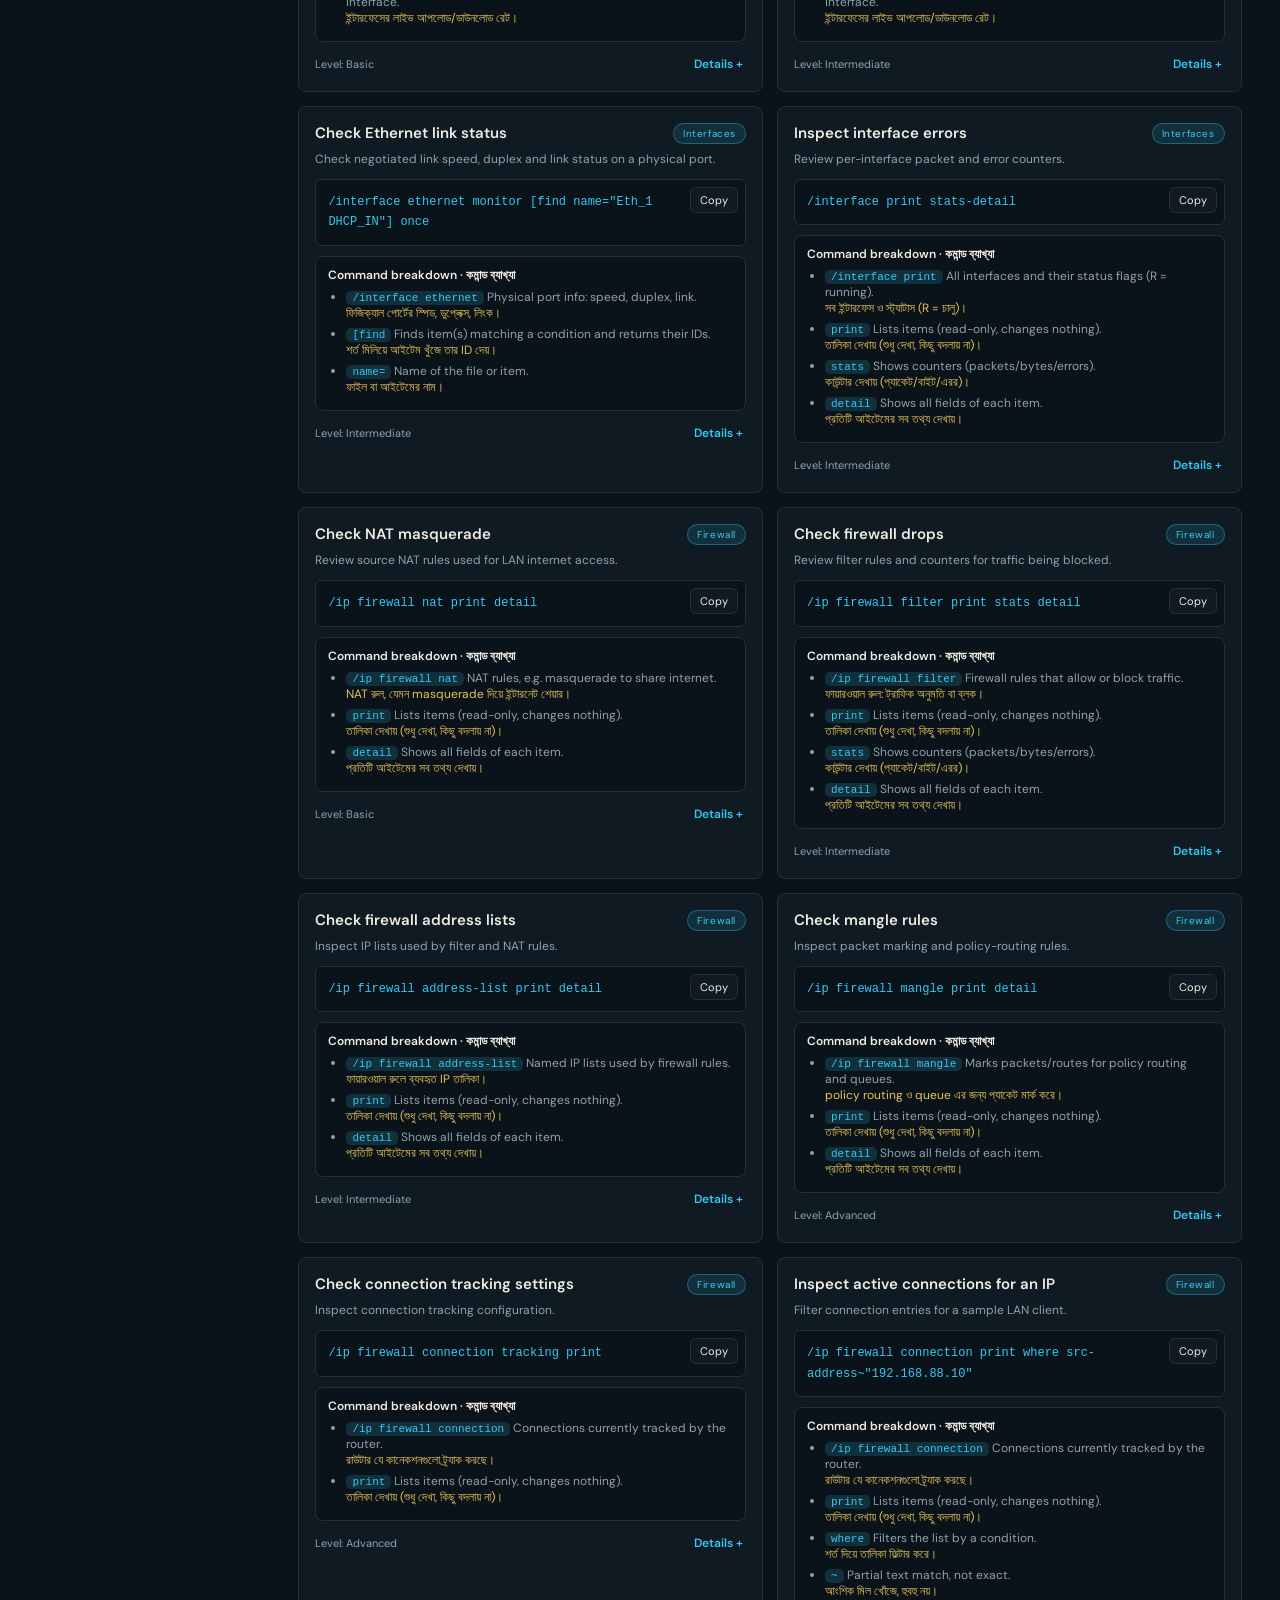
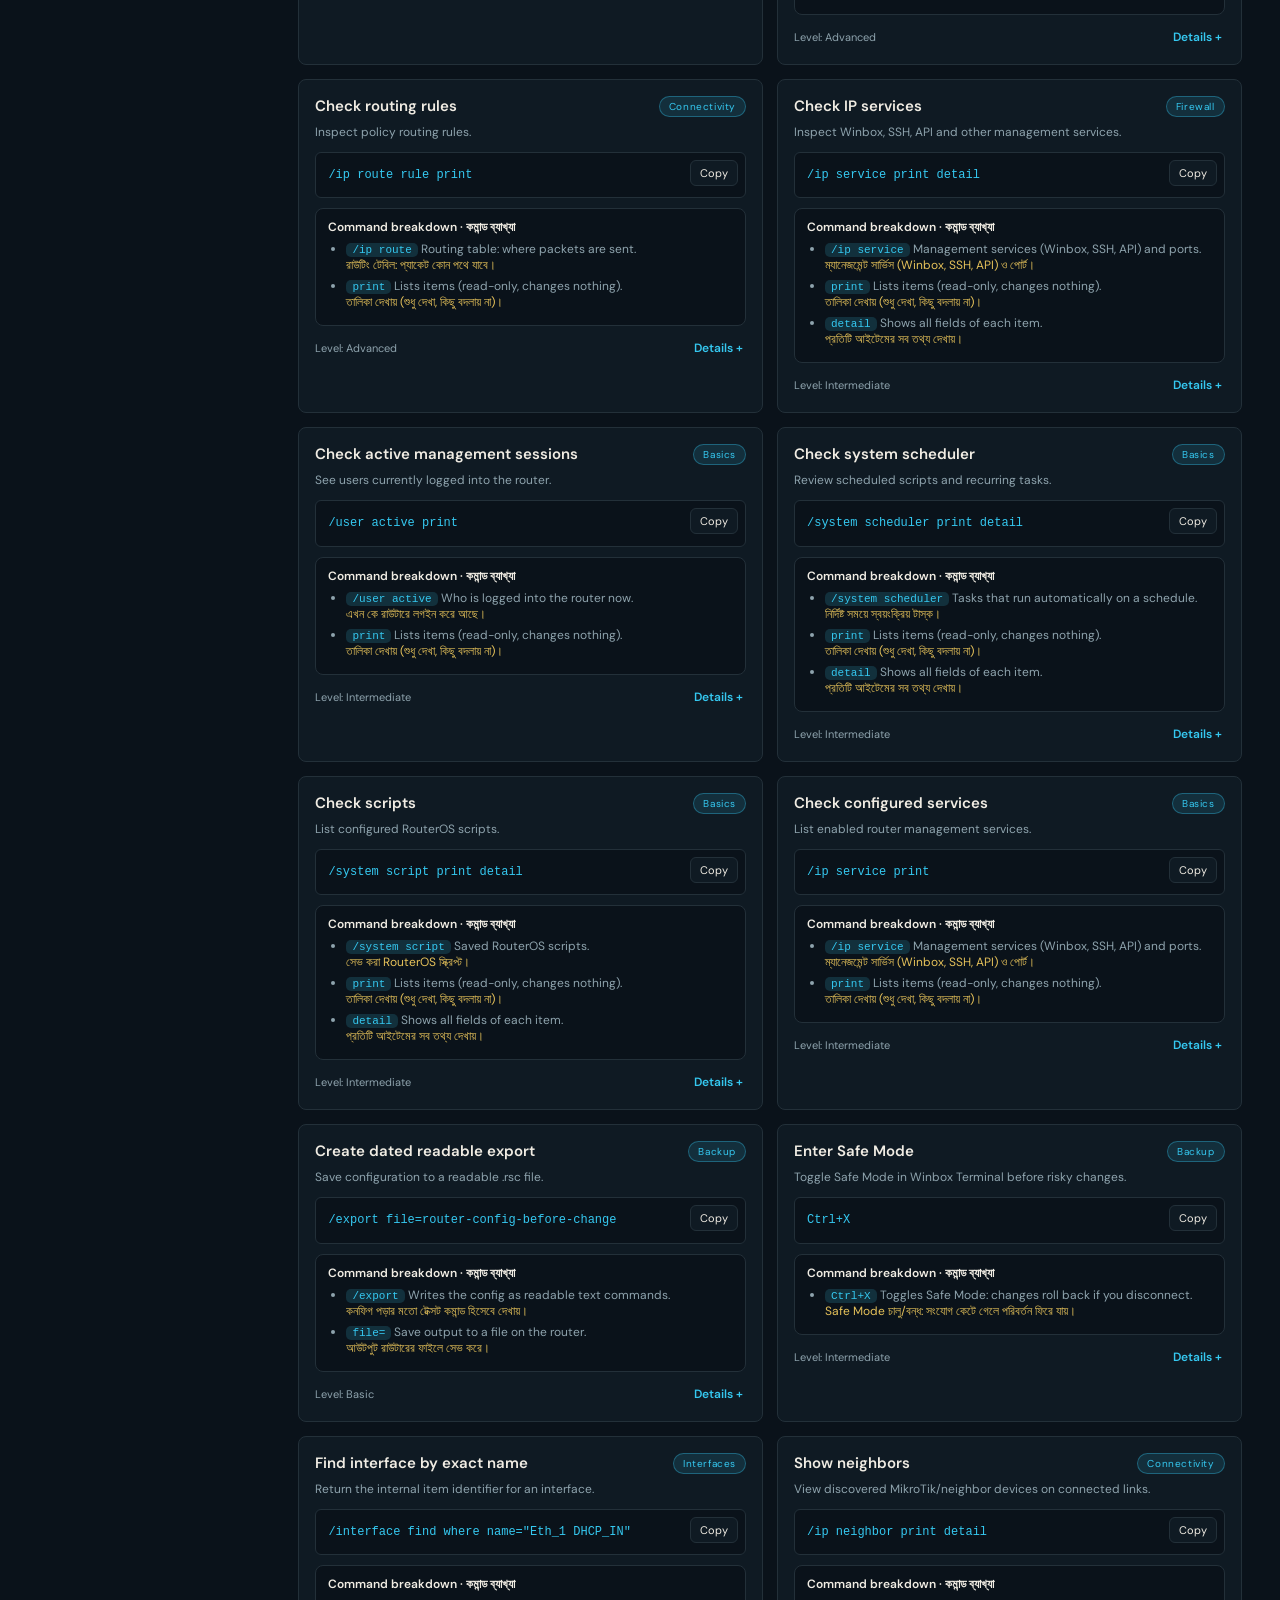
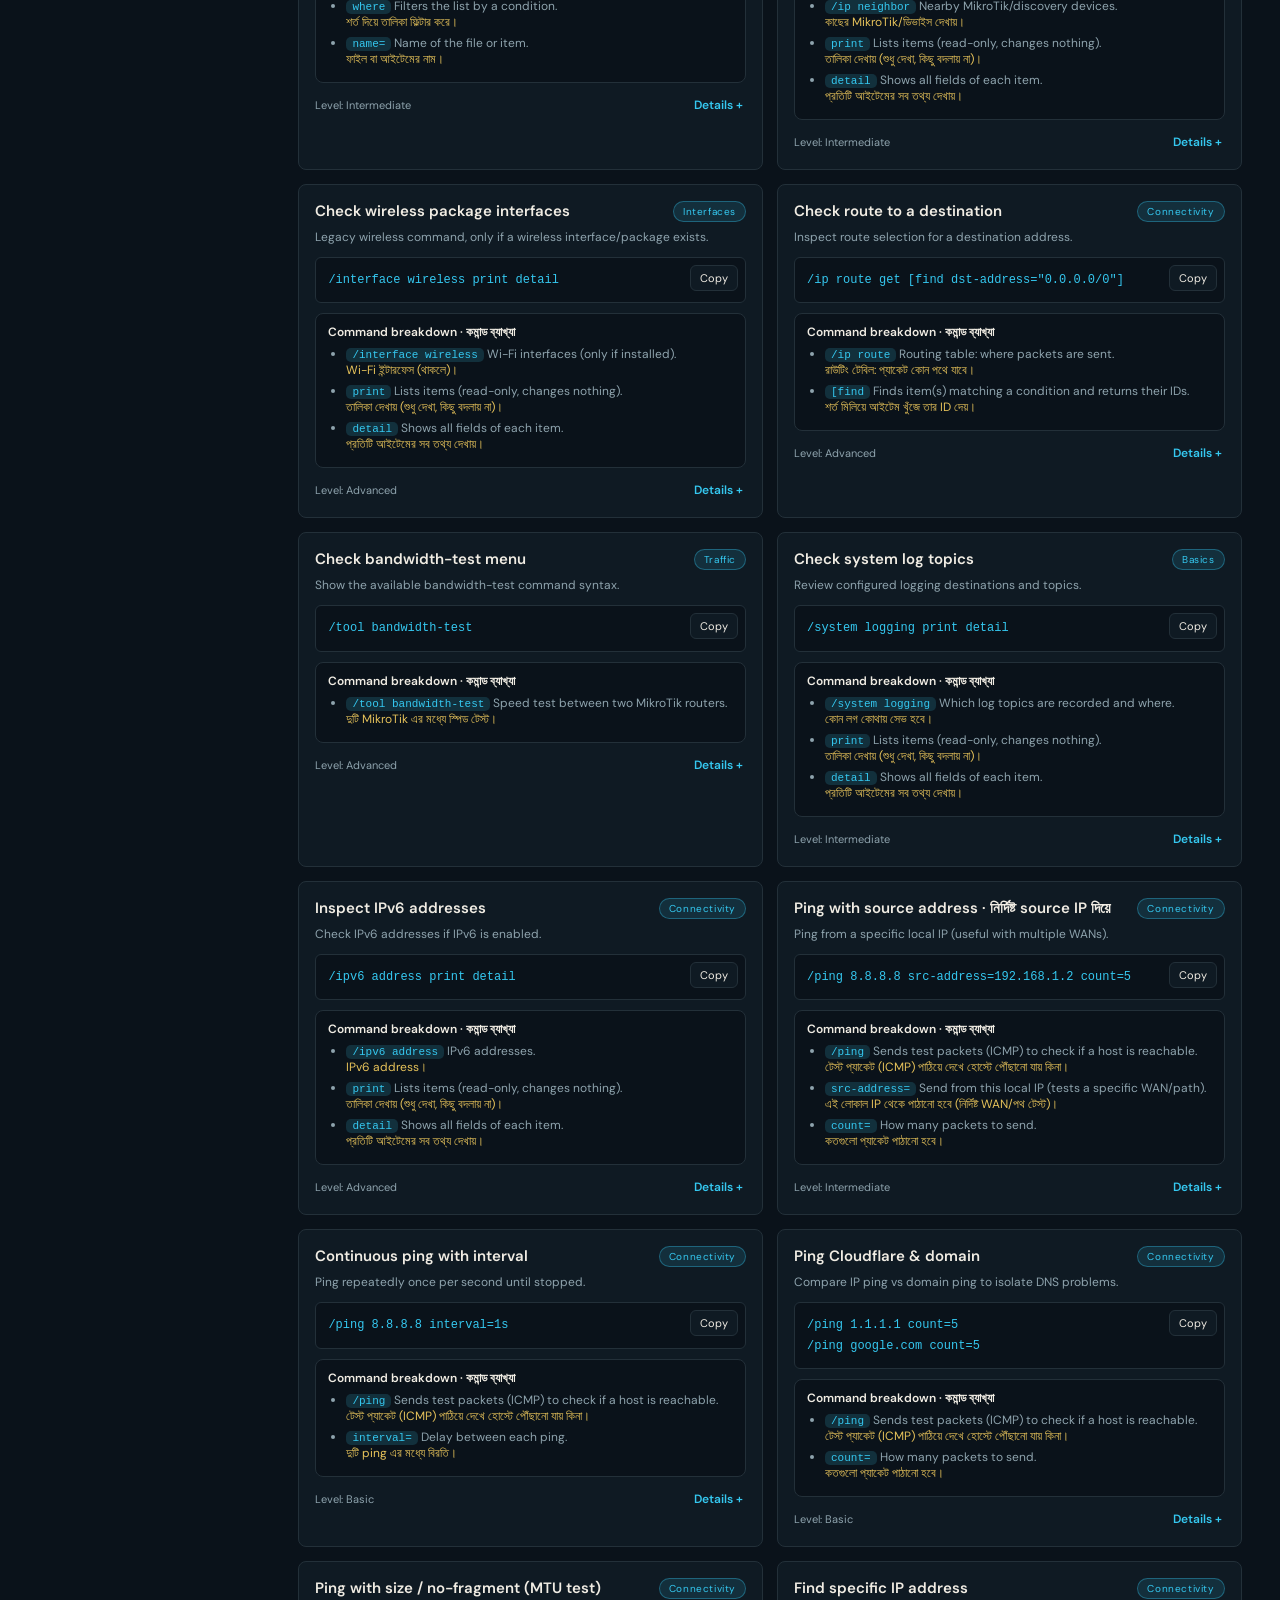
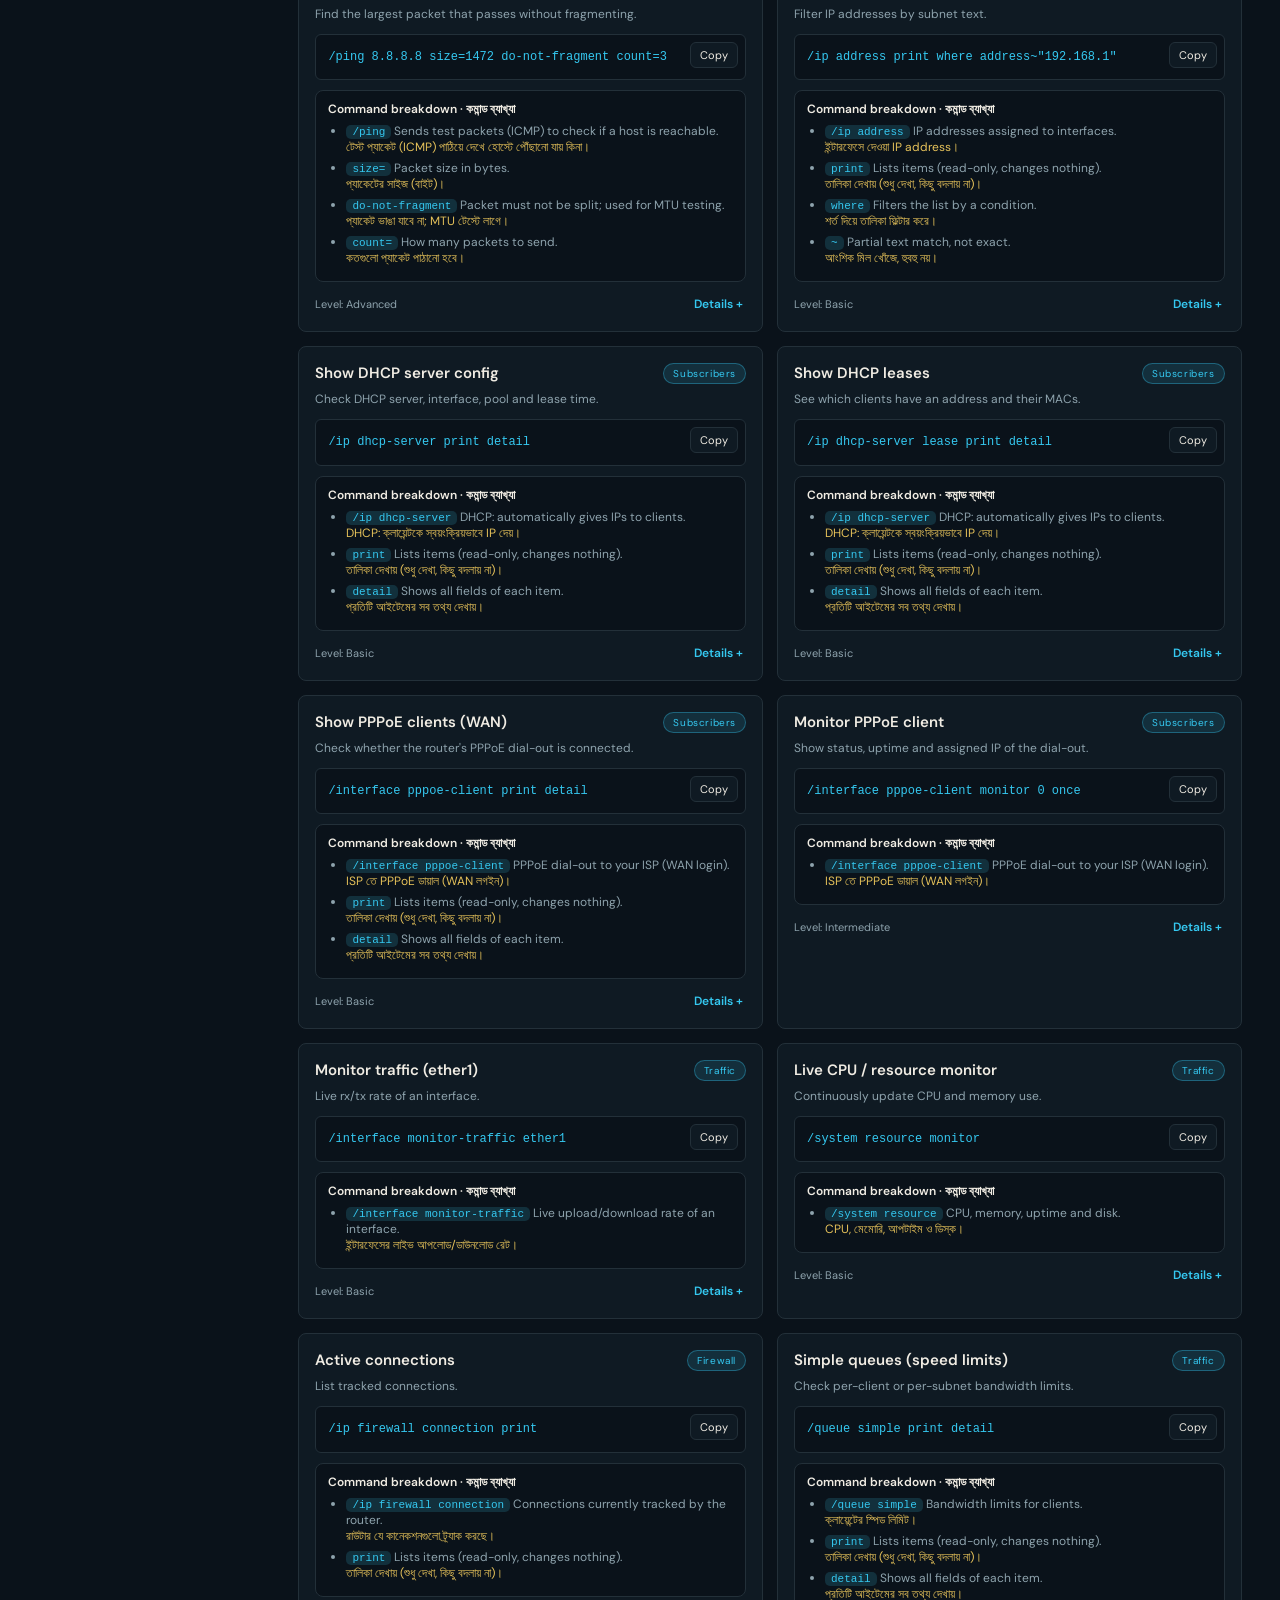
<file: tools/mikrotik-troubleshooting-desk.html>
<!DOCTYPE html>
<html lang="en">
<head>
<meta charset="UTF-8">
<meta name="viewport" content="width=device-width, initial-scale=1.0, viewport-fit=cover">
<meta name="theme-color" content="#0a121a">
<title>MikroTik Troubleshooting Desk</title>
<link rel="icon" href="../assets/images/favicon.svg" type="image/svg+xml">
<link rel="stylesheet" href="tools.css">
<script>(function(){try{var v=localStorage.getItem("sakib-theme");if(v==="graphite"||v==="neon"||v==="mono")document.documentElement.dataset.pf=v}catch(e){}})()</script>
<style>
:root{--panel:var(--pf-surf);--panel2:color-mix(in srgb,var(--pf-surf) 80%,var(--pf-ink));--text:var(--pf-ink);--bar:56px}
*{box-sizing:border-box}body{margin:0}
button,input,select{font:inherit}button{cursor:pointer}
.app{display:grid;grid-template-columns:260px minmax(0,1fr);min-height:calc(100vh - var(--bar))}
.sidebar{border-right:1px solid var(--pf-line);padding:24px 16px;background:color-mix(in srgb,var(--pf-bg) 82%,transparent);position:sticky;top:var(--bar);height:calc(100vh - var(--bar));overflow:auto}
.brand{display:flex;gap:12px;align-items:center;padding:2px 8px 24px}
.brand-icon{width:42px;height:42px;flex:none;display:grid;place-items:center;background:var(--pf-ac);color:var(--pf-on);border-radius:8px;font:600 26px/1 Editorial,Georgia,serif}
.brand-title{font:500 23px/1.05 Editorial,Georgia,serif;letter-spacing:-.01em}
.brand p{font-size:11px;color:var(--pf-mu);margin:3px 0 0}
.nav-label{color:var(--pf-mu);font-size:11px;letter-spacing:.15em;padding:12px 10px 7px}
.nav{display:grid;gap:4px}
.nav button{border:1px solid transparent;background:transparent;color:var(--pf-mu);text-align:left;padding:10px 12px;border-radius:8px;display:flex;align-items:center;gap:10px}
.nav button:hover,.nav button.active{background:var(--pf-hl);color:var(--pf-ink);border-color:var(--pf-line)}
.nav button.active{box-shadow:inset 3px 0 var(--pf-ac)!important}
.nav .emoji{width:20px;text-align:center;color:var(--pf-ac)}
.side-note{margin:25px 5px 0;padding:13px;border:1px solid var(--pf-line);border-radius:8px;color:var(--pf-mu);font-size:12px}
.side-note strong{color:var(--pf-ink)}
main{min-width:0;padding:28px clamp(16px,3vw,42px) 48px;max-width:1500px;width:100%;margin:auto}
.topbar{display:flex;justify-content:space-between;align-items:center;gap:14px;flex-wrap:wrap}
.eyebrow{font-size:12px;letter-spacing:.15em;text-transform:uppercase;color:var(--pf-ac)}
.topbar h1{margin:6px 0 4px}
.sub{color:var(--pf-mu);margin:0}
.actions{display:flex;gap:8px;flex-wrap:wrap}
.btn{border:1px solid var(--pf-line);background:transparent;color:var(--pf-ink);border-radius:999px;padding:10px 20px;min-height:44px;font-size:14px;font-weight:600}
.btn:hover{border-color:var(--pf-ac);color:var(--pf-ac)}
.btn.primary{background:var(--pf-ac);border-color:var(--pf-ac);color:var(--pf-on)}
.btn.primary:hover{filter:brightness(1.1);color:var(--pf-on)}
.hero{margin:24px 0 18px;border:1px solid var(--pf-line);background:linear-gradient(110deg,var(--pf-hl),var(--pf-surf) 70%);padding:22px 24px;display:flex;align-items:center;justify-content:space-between;gap:20px}
.hero h3{font:500 clamp(24px,2.6vw,32px)/1.1 Editorial,Georgia,serif;margin:0 0 6px}
.hero p{margin:0;color:var(--pf-mu);max-width:700px}
.hero-icon{font-size:42px;color:var(--pf-ac);opacity:.9}
.stats{display:grid;grid-template-columns:repeat(4,minmax(0,1fr));gap:12px;margin:18px 0 24px}
.stat{padding:15px 16px;background:var(--pf-surf);border:1px solid var(--pf-line);border-radius:8px}
.stat .label{font-size:11px;letter-spacing:.14em;color:var(--pf-mu)}
.stat .value{font:500 30px/1.15 Editorial,Georgia,serif;margin-top:3px;color:var(--pf-ac)}
.stat .hint{font-size:11px;color:var(--pf-mu)}
.toolbar{display:flex;gap:10px;flex-wrap:wrap;margin:18px 0}
.search{flex:1;min-width:210px;position:relative}
.search input{width:100%;border:1px solid var(--pf-line);border-radius:8px;padding:12px 14px 12px 42px;outline:none;min-height:46px}
.search span{position:absolute;left:14px;top:10px;color:var(--pf-mu);font-size:18px}
.select{border:1px solid var(--pf-line);border-radius:8px;padding:10px 12px;min-height:46px}
.section-head{display:flex;align-items:end;justify-content:space-between;gap:12px;margin:30px 0 14px}
.section-head h3{font:500 clamp(26px,2.6vw,34px)/1.1 Editorial,Georgia,serif;margin:0;letter-spacing:-.01em}
.section-head p{font-size:12px;color:var(--pf-mu);margin:4px 0 0}
.results-count{font-size:12px;color:var(--pf-mu)}
.command-grid{display:grid;grid-template-columns:repeat(2,minmax(0,1fr));gap:14px}
.command{border:1px solid var(--pf-line);background:var(--pf-surf);border-radius:8px;padding:16px;min-width:0;transition:border-color .15s,transform .15s}
.command:hover{border-color:color-mix(in srgb,var(--pf-ac) 55%,var(--pf-line));transform:translateY(-1px)}
.cmd-top{display:flex;justify-content:space-between;gap:10px;align-items:start}
.cmd-title{font-weight:600;font-size:15px;margin:0}
.category-pill{font-size:10px;letter-spacing:.06em;color:var(--pf-ac);background:color-mix(in srgb,var(--pf-ac) 12%,transparent);border:1px solid color-mix(in srgb,var(--pf-ac) 35%,transparent);border-radius:99px;padding:3px 9px;white-space:nowrap}
.cmd-desc{font-size:12px;color:var(--pf-mu);margin:7px 0 12px}
.codebox{background:var(--pf-bg);border:1px solid var(--pf-line);border-radius:6px;padding:12px;position:relative;overflow:auto}
.codebox pre{margin:0;white-space:pre-wrap;overflow-wrap:anywhere;color:var(--pf-ac);font:12px/1.7 ui-monospace,SFMono-Regular,Consolas,monospace;padding-right:50px}
.copy{position:absolute;right:7px;top:7px;border:1px solid var(--pf-line);background:var(--pf-surf);color:var(--pf-ink);border-radius:6px;padding:5px 9px;font-size:11px}
.copy:hover{border-color:var(--pf-ac);color:var(--pf-ac)}
.cmd-foot{display:flex;align-items:center;justify-content:space-between;gap:10px;margin-top:11px}
.tag{font-size:11px;color:var(--pf-mu)}
.details{color:var(--pf-ac);border:0;background:transparent;padding:3px;font-size:12px;font-weight:600}
.extra{display:none;border-top:1px solid var(--pf-line);margin-top:12px;padding-top:10px;font-size:12px;color:var(--pf-mu)}
.extra.open{display:block}.extra strong{color:var(--pf-ink)}
.empty{grid-column:1/-1;text-align:center;padding:42px;border:1px dashed var(--pf-line);border-radius:8px;color:var(--pf-mu)}
.explain{background:var(--pf-bg);border:1px solid var(--pf-line);border-radius:8px;padding:10px 12px;margin:10px 0 0;font-size:12px;color:var(--pf-mu)}
.explain strong{color:var(--pf-ink)}
.explain ul{margin:6px 0 0;padding-left:18px}.explain li{margin:5px 0}
.explain code{color:var(--pf-ac);background:var(--pf-hl);border-radius:5px;padding:1px 6px;font:11px ui-monospace,Consolas,monospace}
.cmd-bn{color:var(--pf-gold);font-size:12px;margin:10px 0 0}.bn{color:var(--pf-gold)}
.warning{border:1px solid color-mix(in srgb,var(--pf-warm) 50%,var(--pf-line));background:color-mix(in srgb,var(--pf-warm) 10%,var(--pf-bg));color:var(--pf-ink);padding:13px 15px;border-radius:8px;font-size:12px;margin-top:24px}
.footer{color:var(--pf-mu);font-size:11px;margin-top:26px;display:flex;justify-content:space-between;gap:10px;flex-wrap:wrap}
.toast{position:fixed;bottom:22px;right:22px;background:var(--pf-ac);color:var(--pf-on);border-radius:8px;padding:11px 15px;font-weight:600;font-size:13px;opacity:0;transform:translateY(8px);pointer-events:none;transition:.2s;z-index:40}
.toast.show{opacity:1;transform:translateY(0)}
:root[data-pf=neon] .command,:root[data-pf=neon] .stat{box-shadow:0 0 12px #00e5ff44,inset 0 0 8px #ff00ff22!important}
:root[data-pf=neon] .stat .value,:root[data-pf=neon] .eyebrow{text-shadow:0 0 8px var(--pf-ac)}
@media(max-width:1000px){.app{grid-template-columns:210px minmax(0,1fr)}.stats{grid-template-columns:repeat(2,minmax(0,1fr))}.command-grid{grid-template-columns:1fr}}
@media(max-width:680px){.app{display:block}.sidebar{height:auto;position:relative;top:0;border-right:0;border-bottom:1px solid var(--pf-line);padding:12px}.brand{padding:4px 5px 12px}.nav-label,.side-note{display:none}.nav{display:flex;overflow:auto;padding-bottom:4px}.nav button{white-space:nowrap;font-size:12px;padding:8px 10px}.nav .emoji{display:none}main{padding:20px 13px 35px}.hero{padding:16px}.hero-icon{display:none}.stats{gap:8px}.stat{padding:12px}.stat .value{font-size:24px}.topbar{align-items:flex-start}.actions{width:100%}.actions .btn{flex:1}}
@media(prefers-reduced-motion:reduce){*{transition:none!important}}
</style>
</head>
<body>
<nav class="pf-bar" aria-label="Portfolio"><a class="pf-home" href="../index.html">&lt;/&gt; Sakib<span>.Saleh</span></a><div class="pf-links"><a href="../pages/tools.html">All tools</a><a href="mikrotik-setup-studio.html">Setup Studio</a><a href="mikrotik-config-generator.html">Config Generator</a><a href="mikrotik-troubleshooting-desk.html" aria-current="page">Troubleshooting Desk</a><a href="subnet-calculator.html">Subnet Calculator</a><a href="slab-calculator.html">Slab Calculator</a><a href="fiber-fix.html">Fiber Fix</a></div></nav>

<div class="app">
<aside class="sidebar">
  <div class="brand"><div class="brand-icon">M</div><div><div class="brand-title">MikroTik Desk</div><p>Network troubleshooting toolkit</p></div></div>
  <div class="nav-label">WORKSPACE</div>
  <nav class="nav" id="nav">
    <button class="active" data-cat="All"><span class="emoji">▦</span>All commands</button>
    <button data-cat="Basics"><span class="emoji">⌘</span>System & basics</button>
    <button data-cat="Connectivity"><span class="emoji">⌁</span>Ping & routing</button>
    <button data-cat="Interfaces"><span class="emoji">⇄</span>Interfaces & VLAN</button>
    <button data-cat="Subscribers"><span class="emoji">◎</span>DHCP & PPPoE</button>
    <button data-cat="Firewall"><span class="emoji">⬡</span>Firewall & NAT</button>
    <button data-cat="Traffic"><span class="emoji">↗</span>Traffic & queues</button>
    <button data-cat="Backup"><span class="emoji">▣</span>Backup & recovery</button>
    <button data-cat="Playbooks"><span class="emoji">✔</span>Playbooks</button>
  </nav>
  <div class="side-note"><strong>Field note</strong><br>Start with read-only checks. Export a backup before making configuration changes.</div>
</aside>
<main>
  <div class="topbar">
    <div><div class="eyebrow">NETWORK OPERATIONS / ROUTEROS</div><h1>Troubleshooting Desk</h1><p class="sub">Find, understand and copy MikroTik RouterOS commands.</p></div>
    <div class="actions"><button class="btn primary" id="exportBtn">Export command list ↓</button></div>
  </div>
  <section class="hero"><div><h3>Diagnose first. Change safely.</h3><p>Try the Playbooks for step-by-step checks, plus backup read/write/restore commands. Search common commands for connectivity, IP addressing, PPPoE, VLAN, firewall rules, traffic monitoring and backups.</p></div><div class="hero-icon">⌁</div></section>
  <section class="stats">
    <div class="stat"><div class="label">COMMANDS</div><div class="value" id="statTotal">0</div><div class="hint">RouterOS v6.49+ reference</div></div>
    <div class="stat"><div class="label">CATEGORIES</div><div class="value">9</div><div class="hint">From basics to recovery</div></div>
    <div class="stat"><div class="label">QUICK CHECK</div><div class="value">Ping</div><div class="hint">Test reachability</div></div>
    <div class="stat"><div class="label">SAFETY</div><div class="value">Backup</div><div class="hint">Before configuration edits</div></div>
  </section>
  <div class="toolbar">
    <label class="search"><span>⌕</span><input id="search" type="search" placeholder="Search commands, e.g. ping, NAT, DHCP..." autocomplete="off"></label>
    <select class="select" id="level"><option value="All">All levels</option><option value="Basic">Basic</option><option value="Intermediate">Intermediate</option><option value="Advanced">Advanced</option></select>
    <select class="select" id="sort"><option value="default">Default order</option><option value="az">Name A–Z</option></select>
  </div>
  <div class="section-head"><div><h3 id="sectionTitle">All commands</h3><p>Copy a command to use it in Winbox Terminal or SSH.</p></div><div class="results-count" id="count"></div></div>
  <section class="command-grid" id="commands"></section>
  <div class="warning"><strong>⚠ Use with care:</strong> Commands are examples and may vary by RouterOS version, installed packages and interface names. Replace sample IPs and interfaces with your own. Avoid running destructive commands on a production router without authorization and a verified backup. Do not share exports containing passwords or secrets.</div>
  <div class="footer"><span>MikroTik Desk · Standalone HTML · No router connection required</span><span>Commands are reference examples, not a live diagnostic connection.</span></div>
</main>
</div>
<div class="toast" id="toast">Copied to clipboard</div>
<script>
const data = [
{title:"Show system resources",cat:"Basics",level:"Basic",desc:"Check uptime, CPU, memory and RouterOS resource information.",cmd:"/system resource print",tip:"Useful first check when the router is slow or unresponsive."},
{title:"Show RouterOS version",cat:"Basics",level:"Basic",desc:"Confirm the installed RouterOS version and build.",cmd:"/system package print",tip:"Some commands differ between RouterOS v6, v7 and installed packages."},
{title:"Show router identity",cat:"Basics",level:"Basic",desc:"Identify the router you are connected to.",cmd:"/system identity print",tip:"Confirm you are on the intended router before changing configuration."},
{title:"View recent logs",cat:"Basics",level:"Basic",desc:"Review system, PPP and interface messages.",cmd:"/log print",tip:"Search for authentication failures, link flaps or DHCP issues."},
{title:"Follow live logs",cat:"Basics",level:"Intermediate",desc:"Watch new log messages as they arrive.",cmd:"/log print follow",tip:"Stop the live output with Ctrl+C in the terminal."},
{title:"Export configuration",cat:"Basics",level:"Basic",desc:"Print the configuration in readable RouterOS syntax.",cmd:"/export",tip:"Review before editing. Inspect output for sensitive values before sharing."},
{title:"Ping public IP",cat:"Connectivity",level:"Basic",desc:"Test IP reachability without relying on DNS.",cmd:"/ping 8.8.8.8 count=10",tip:"If this fails, check WAN address, default route, upstream and firewall."},
{title:"Ping a gateway",cat:"Connectivity",level:"Basic",desc:"Test reachability to the next-hop router.",cmd:"/ping 192.168.1.1 count=10",tip:"Replace the example address with your actual gateway."},
{title:"Test DNS resolution",cat:"Connectivity",level:"Basic",desc:"Resolve a domain name using the router's configured DNS.",cmd:":put [:resolve \"google.com\"]",tip:"If IP ping works but name resolution fails, inspect /ip dns print."},
{title:"Traceroute destination",cat:"Connectivity",level:"Intermediate",desc:"Inspect the network path toward a destination.",cmd:"/tool traceroute 8.8.8.8",tip:"Intermediate hops may not respond even when forwarding works."},
{title:"Show IP addresses",cat:"Connectivity",level:"Basic",desc:"List IP addresses configured on router interfaces.",cmd:"/ip address print detail",tip:"Check whether WAN and LAN interfaces have expected addresses."},
{title:"Show active routes",cat:"Connectivity",level:"Basic",desc:"Display routes that are currently active.",cmd:"/ip route print where active",tip:"Look for an active default route (0.0.0.0/0) for internet access."},
{title:"Show default route",cat:"Connectivity",level:"Basic",desc:"Find the IPv4 default route.",cmd:"/ip route print where dst-address=0.0.0.0/0",tip:"A configured route may still be inactive if its gateway is unreachable."},
{title:"Show ARP table",cat:"Connectivity",level:"Intermediate",desc:"Check IP-to-MAC neighbor mappings.",cmd:"/ip arp print detail",tip:"Useful for local subnet connectivity and duplicate-IP investigation."},
{title:"Show interface status",cat:"Interfaces",level:"Basic",desc:"See interface names, running flags and link state.",cmd:"/interface print detail",tip:"The R flag commonly indicates a running interface."},
{title:"Monitor Ethernet link",cat:"Interfaces",level:"Intermediate",desc:"Check negotiated speed, duplex and link status.",cmd:"/interface ethernet monitor ether1 once",tip:"Replace ether1 with the relevant physical interface name."},
{title:"Check interface counters",cat:"Interfaces",level:"Intermediate",desc:"Inspect traffic and error counters.",cmd:"/interface print stats",tip:"Increasing errors or drops can indicate a link, cabling or hardware issue."},
{title:"Monitor live traffic",cat:"Traffic",level:"Basic",desc:"Watch current transmit and receive rates on an interface.",cmd:"/interface monitor-traffic ether1",tip:"Use the actual WAN or LAN interface name."},
{title:"Show bridge ports",cat:"Interfaces",level:"Intermediate",desc:"Check which interfaces belong to a bridge.",cmd:"/interface bridge port print detail",tip:"Verify port membership and flags when devices on a LAN cannot communicate."},
{title:"Show bridge VLAN table",cat:"Interfaces",level:"Advanced",desc:"Inspect VLAN membership and tagged/untagged ports.",cmd:"/interface bridge vlan print detail",tip:"Check bridge VLAN filtering, PVIDs and tagged trunk ports together."},
{title:"Show VLAN interfaces",cat:"Interfaces",level:"Intermediate",desc:"List configured VLAN interfaces.",cmd:"/interface vlan print detail",tip:"Confirm VLAN ID and parent interface."},
{title:"Show DHCP leases",cat:"Subscribers",level:"Basic",desc:"See clients that received addresses from the DHCP server.",cmd:"/ip dhcp-server lease print detail",tip:"If a client gets no IP, check server state, pool, bridge and VLAN."},
{title:"Show DHCP server status",cat:"Subscribers",level:"Basic",desc:"Inspect configured DHCP servers and their interfaces.",cmd:"/ip dhcp-server print detail",tip:"Make sure the server is enabled and attached to the correct LAN/VLAN."},
{title:"Show DHCP client status",cat:"Subscribers",level:"Intermediate",desc:"Check whether the WAN obtains an address via DHCP.",cmd:"/ip dhcp-client print detail",tip:"Look for bound status and the assigned gateway."},
{title:"Show PPPoE client",cat:"Subscribers",level:"Intermediate",desc:"Inspect PPPoE client interface status and settings.",cmd:"/interface pppoe-client print detail",tip:"Check credentials, service name, parent interface and logs."},
{title:"Show active PPP sessions",cat:"Subscribers",level:"Intermediate",desc:"On a PPPoE server, view currently active subscriber sessions.",cmd:"/ppp active print detail",tip:"Run on the router hosting the PPP server."},
{title:"Show NAT rules",cat:"Firewall",level:"Basic",desc:"Review masquerade and port-forwarding rules.",cmd:"/ip firewall nat print detail",tip:"For internet sharing, check the matching srcnat/masquerade rule and its counter."},
{title:"Show firewall filter rules",cat:"Firewall",level:"Intermediate",desc:"Inspect input, forward and output filter rules.",cmd:"/ip firewall filter print detail",tip:"Rule order matters. Avoid disabling rules remotely without a recovery path."},
{title:"Show firewall counters",cat:"Firewall",level:"Intermediate",desc:"Review packet/byte counters for filter rules.",cmd:"/ip firewall filter print stats",tip:"Counters help identify whether traffic matches a rule."},
{title:"Count connections",cat:"Firewall",level:"Intermediate",desc:"Count entries in the connection tracking table.",cmd:"/ip firewall connection print count-only",tip:"A very high count can contribute to resource pressure, depending on device capacity."},
{title:"Torch traffic",cat:"Traffic",level:"Advanced",desc:"Inspect source/destination traffic live on an interface.",cmd:"/tool torch ether1",tip:"Use a trusted management session and avoid drawing conclusions from a very short sample."},
{title:"Check CPU profile",cat:"Traffic",level:"Advanced",desc:"See which router processes are using CPU.",cmd:"/tool profile",tip:"Useful for investigating high CPU usage; available output depends on RouterOS version."},
{title:"Create binary backup",cat:"Backup",level:"Basic",desc:"Create a local binary backup before configuration changes.",cmd:"/system backup save name=before-change",tip:"Download the file to secure storage. Binary backups can contain sensitive data."},
{title:"Export to file",cat:"Backup",level:"Basic",desc:"Save readable configuration to a file in the router's file list.",cmd:"/export file=config-before-change",tip:"Use /file print to locate the file, then download it securely."},
{title:"List router files",cat:"Backup",level:"Basic",desc:"Show backup and export files stored on the router.",cmd:"/file print",tip:"Remove old sensitive files only after confirming they are no longer needed."},
{title:"Safe Mode",cat:"Backup",level:"Intermediate",desc:"Use Winbox/terminal Safe Mode for risky remote configuration changes.",cmd:"Ctrl+X  (toggle Safe Mode in terminal)",tip:"If the management session unexpectedly disconnects, uncommitted Safe Mode changes may roll back. Verify behavior for your RouterOS version."},
{title:"Check service exposure",cat:"Firewall",level:"Intermediate",desc:"Review router management services and listening ports.",cmd:"/ip service print",tip:"Restrict management services to trusted networks; don't expose Winbox/SSH publicly without appropriate controls."},
{title:"Router model and board info",cat:"Basics",level:"Basic",desc:"Identify the exact RouterBOARD model and hardware details.",cmd:"/system routerboard print",tip:"Your screenshot shows RB450Gx4 with RouterOS 6.49.13. These commands are compatible with RouterOS v6 unless otherwise noted."},
{title:"Check date and time",cat:"Basics",level:"Basic",desc:"Inspect router clock and time settings.",cmd:"/system clock print",tip:"Incorrect time can make logs confusing and affect certificate-based services."},
{title:"Show CPU by process",cat:"Traffic",level:"Advanced",desc:"Find processes consuming CPU.",cmd:"/tool profile",tip:"Run briefly during the issue and compare results; output depends on version and packages."},
{title:"Check memory and storage",cat:"Basics",level:"Basic",desc:"Check free memory and disk space.",cmd:"/system resource print",tip:"Low free memory or high CPU may explain sluggish management."},
{title:"List configured DNS",cat:"Connectivity",level:"Basic",desc:"Inspect DNS servers and whether remote requests are allowed.",cmd:"/ip dns print",tip:"Only enable allow-remote-requests when the router is intended to serve DNS to trusted clients; firewall it from the WAN."},
{title:"Inspect DNS cache",cat:"Connectivity",level:"Intermediate",desc:"View cached DNS records.",cmd:"/ip dns cache print",tip:"Useful when comparing DNS behavior. Clear cache only if necessary and understood."},
{title:"Inspect IP pools",cat:"Subscribers",level:"Intermediate",desc:"Check DHCP and PPP address pools.",cmd:"/ip pool print detail",tip:"Pool exhaustion can prevent new clients from receiving an address."},
{title:"Show DHCP networks",cat:"Subscribers",level:"Intermediate",desc:"Check gateway, DNS and subnet options offered to DHCP clients.",cmd:"/ip dhcp-server network print detail",tip:"A wrong gateway or subnet mask can leave clients connected but unable to reach the internet."},
{title:"Show PPP profiles",cat:"Subscribers",level:"Intermediate",desc:"Inspect rate limits, local/remote address and profile settings.",cmd:"/ppp profile print detail",tip:"Check the profile assigned to the subscriber; avoid sharing secret values."},
{title:"Show PPP secrets safely",cat:"Subscribers",level:"Intermediate",desc:"List PPP account names and profile assignments.",cmd:"/ppp secret print",tip:"This output can contain credentials. Do not post or share it publicly."},
{title:"Show PPPoE server settings",cat:"Subscribers",level:"Advanced",desc:"Inspect PPPoE server bindings and service names.",cmd:"/interface pppoe-server server print detail",tip:"Available and relevant only when this router runs a PPPoE server."},
{title:"Show PPPoE server interfaces",cat:"Subscribers",level:"Advanced",desc:"Inspect the interface on which PPPoE server discovery is listening.",cmd:"/interface pppoe-server server print",tip:"Confirm VLAN/bridge placement and service state when customers cannot discover the server."},
{title:"Show bridge MAC table",cat:"Interfaces",level:"Intermediate",desc:"See learned MAC addresses and their bridge ports.",cmd:"/interface bridge host print",tip:"Useful to confirm which port learned a client MAC address."},
{title:"Show bridge configuration",cat:"Interfaces",level:"Intermediate",desc:"Inspect bridge state and VLAN filtering.",cmd:"/interface bridge print detail",tip:"Check bridge state and vlan-filtering when LAN devices cannot communicate."},
{title:"Show interface names and flags",cat:"Interfaces",level:"Basic",desc:"List actual interface names before using monitor commands.",cmd:"/interface print",tip:"Your device uses names such as \"Eth_1 DHCP_IN\". Use quotes around names that contain spaces."},
{title:"Monitor your actual WAN interface",cat:"Traffic",level:"Basic",desc:"Example for the interface name shown in your screenshot.",cmd:"/interface monitor-traffic \"Eth_1 DHCP_IN\"",tip:"Replace the name with an exact interface name from /interface print. Interface names are case-sensitive in practice; copy the displayed spelling."},
{title:"Monitor PPPoE WAN interface",cat:"Traffic",level:"Intermediate",desc:"Monitor the PPPoE interface shown in your interface list.",cmd:"/interface monitor-traffic pppoe-out2",tip:"This only shows traffic on that PPPoE interface; it does not confirm end-to-end internet access."},
{title:"Check Ethernet link status",cat:"Interfaces",level:"Intermediate",desc:"Check negotiated link speed, duplex and link status on a physical port.",cmd:"/interface ethernet monitor [find name=\"Eth_1 DHCP_IN\"] once",tip:"If your RouterOS build does not accept the find expression here, use the exact interface name directly in quotes."},
{title:"Inspect interface errors",cat:"Interfaces",level:"Intermediate",desc:"Review per-interface packet and error counters.",cmd:"/interface print stats-detail",tip:"Compare counters before and after a test to see whether errors increase."},
{title:"Check NAT masquerade",cat:"Firewall",level:"Basic",desc:"Review source NAT rules used for LAN internet access.",cmd:"/ip firewall nat print detail",tip:"Look for a matching srcnat/masquerade rule for the correct WAN interface or WAN interface list."},
{title:"Check firewall drops",cat:"Firewall",level:"Intermediate",desc:"Review filter rules and counters for traffic being blocked.",cmd:"/ip firewall filter print stats detail",tip:"Do not disable all firewall rules as a test; inspect rule order and counters first."},
{title:"Check firewall address lists",cat:"Firewall",level:"Intermediate",desc:"Inspect IP lists used by filter and NAT rules.",cmd:"/ip firewall address-list print detail",tip:"An address may be blocked because it belongs to a list referenced by a firewall rule."},
{title:"Check mangle rules",cat:"Firewall",level:"Advanced",desc:"Inspect packet marking and policy-routing rules.",cmd:"/ip firewall mangle print detail",tip:"Mangle marks can affect routing, queues and multi-WAN behavior."},
{title:"Check connection tracking settings",cat:"Firewall",level:"Advanced",desc:"Inspect connection tracking configuration.",cmd:"/ip firewall connection tracking print",tip:"Avoid clearing all connections on a production router unless you understand the impact."},
{title:"Inspect active connections for an IP",cat:"Firewall",level:"Advanced",desc:"Filter connection entries for a sample LAN client.",cmd:"/ip firewall connection print where src-address~\"192.168.88.10\"",tip:"Replace the sample IP. RouterOS v6 output and filtering behavior may vary by field."},
{title:"Check routing rules",cat:"Connectivity",level:"Advanced",desc:"Inspect policy routing rules.",cmd:"/ip route rule print",tip:"RouterOS v6 uses /ip route rule; RouterOS v7 has newer routing-table features."},
{title:"Check IP services",cat:"Firewall",level:"Intermediate",desc:"Inspect Winbox, SSH, API and other management services.",cmd:"/ip service print detail",tip:"Restrict management access to trusted IP ranges. Do not expose management ports to the public internet unnecessarily."},
{title:"Check active management sessions",cat:"Basics",level:"Intermediate",desc:"See users currently logged into the router.",cmd:"/user active print",tip:"Use this to review active management sessions."},
{title:"Check system scheduler",cat:"Basics",level:"Intermediate",desc:"Review scheduled scripts and recurring tasks.",cmd:"/system scheduler print detail",tip:"Unexpected scheduled tasks deserve review. Do not remove tasks before confirming their purpose."},
{title:"Check scripts",cat:"Basics",level:"Intermediate",desc:"List configured RouterOS scripts.",cmd:"/system script print detail",tip:"Scripts may contain sensitive values; review before sharing output."},
{title:"Check configured services",cat:"Basics",level:"Intermediate",desc:"List enabled router management services.",cmd:"/ip service print",tip:"Disable or restrict unused services carefully, especially over remote access."},
{title:"Create dated readable export",cat:"Backup",level:"Basic",desc:"Save configuration to a readable .rsc file.",cmd:"/export file=router-config-before-change",tip:"Use /file print to find the export, then download it to secure storage."},
{title:"Enter Safe Mode",cat:"Backup",level:"Intermediate",desc:"Toggle Safe Mode in Winbox Terminal before risky changes.",cmd:"Ctrl+X",tip:"Safe Mode is a terminal/Winbox interaction, not a RouterOS command. If the session unexpectedly disconnects, changes made in Safe Mode can roll back."},
{title:"Find interface by exact name",cat:"Interfaces",level:"Intermediate",desc:"Return the internal item identifier for an interface.",cmd:"/interface find where name=\"Eth_1 DHCP_IN\"",tip:"Use the exact name shown by /interface print. This is useful in scripts and commands that accept item IDs."},
{title:"Show neighbors",cat:"Connectivity",level:"Intermediate",desc:"View discovered MikroTik/neighbor devices on connected links.",cmd:"/ip neighbor print detail",tip:"Neighbor discovery may be disabled on some interfaces and is not a substitute for IP reachability testing."},
{title:"Check wireless package interfaces",cat:"Interfaces",level:"Advanced",desc:"Legacy wireless command, only if a wireless interface/package exists.",cmd:"/interface wireless print detail",tip:"RB450Gx4 is a wired router and typically has no built-in Wi-Fi radio. This command may be unavailable if the wireless package is not installed."},
{title:"Check route to a destination",cat:"Connectivity",level:"Advanced",desc:"Inspect route selection for a destination address.",cmd:"/ip route get [find dst-address=\"0.0.0.0/0\"]",tip:"This example inspects a default-route entry, not a universal route diagnostic. Check /ip route print detail if multiple routes exist."},
{title:"Check bandwidth-test menu",cat:"Traffic",level:"Advanced",desc:"Show the available bandwidth-test command syntax.",cmd:"/tool bandwidth-test",tip:"Usually requires a reachable bandwidth-test server on another MikroTik. Testing can heavily load a router; avoid running it across production links without permission."},
{title:"Check system log topics",cat:"Basics",level:"Intermediate",desc:"Review configured logging destinations and topics.",cmd:"/system logging print detail",tip:"Useful when logs do not show the messages you expect."},
{title:"Inspect IPv6 addresses",cat:"Connectivity",level:"Advanced",desc:"Check IPv6 addresses if IPv6 is enabled.",cmd:"/ipv6 address print detail",tip:"IPv6 menu availability depends on RouterOS packages/configuration. Troubleshoot IPv6 separately from IPv4."},
{title:"Ping with source address · নির্দিষ্ট source IP দিয়ে",cat:"Connectivity",level:"Intermediate",desc:"Ping from a specific local IP (useful with multiple WANs).",cmd:"/ping 8.8.8.8 src-address=192.168.1.2 count=5",tip:"Replace src-address with an IP that exists on the router. Tests that exact WAN path."},
{title:"Continuous ping with interval",cat:"Connectivity",level:"Basic",desc:"Ping repeatedly once per second until stopped.",cmd:"/ping 8.8.8.8 interval=1s",tip:"Stop with Ctrl+C. Watch for packet loss and jumps in time."},
{title:"Ping Cloudflare & domain",cat:"Connectivity",level:"Basic",desc:"Compare IP ping vs domain ping to isolate DNS problems.",cmd:"/ping 1.1.1.1 count=5\n/ping google.com count=5",tip:"IP works but domain fails = DNS problem. Both fail = routing/WAN/firewall."},
{title:"Ping with size / no-fragment (MTU test)",cat:"Connectivity",level:"Advanced",desc:"Find the largest packet that passes without fragmenting.",cmd:"/ping 8.8.8.8 size=1472 do-not-fragment count=3",tip:"On PPPoE the usable size is usually lower (~1464). Reduce size until replies return to find the real MTU."},
{title:"Find specific IP address",cat:"Connectivity",level:"Basic",desc:"Filter IP addresses by subnet text.",cmd:"/ip address print where address~\"192.168.1\"",tip:"The ~ operator is a regex-style match, so partial text works."},
{title:"Show DHCP server config",cat:"Subscribers",level:"Basic",desc:"Check DHCP server, interface, pool and lease time.",cmd:"/ip dhcp-server print detail",tip:"A server flagged invalid or disabled will not hand out addresses."},
{title:"Show DHCP leases",cat:"Subscribers",level:"Basic",desc:"See which clients have an address and their MACs.",cmd:"/ip dhcp-server lease print detail",tip:"Use to confirm a device got an IP, or to find a MAC for a static lease."},
{title:"Show PPPoE clients (WAN)",cat:"Subscribers",level:"Basic",desc:"Check whether the router's PPPoE dial-out is connected.",cmd:"/interface pppoe-client print detail",tip:"R flag = running. If not, check the log for authentication or discovery errors, and the physical port."},
{title:"Monitor PPPoE client",cat:"Subscribers",level:"Intermediate",desc:"Show status, uptime and assigned IP of the dial-out.",cmd:"/interface pppoe-client monitor 0 once",tip:"Use the number or name of your PPPoE client from the print output."},
{title:"Monitor traffic (ether1)",cat:"Traffic",level:"Basic",desc:"Live rx/tx rate of an interface.",cmd:"/interface monitor-traffic ether1",tip:"Replace ether1 with your interface. Stop with Ctrl+C."},
{title:"Live CPU / resource monitor",cat:"Traffic",level:"Basic",desc:"Continuously update CPU and memory use.",cmd:"/system resource monitor",tip:"Run during the slowdown. Sustained CPU near 100% points to heavy traffic, queues or firewall load."},
{title:"Active connections",cat:"Firewall",level:"Intermediate",desc:"List tracked connections.",cmd:"/ip firewall connection print",tip:"Add where src-address=... to narrow it. Large lists can be slow to print; try count-only first."},
{title:"Simple queues (speed limits)",cat:"Traffic",level:"Intermediate",desc:"Check per-client or per-subnet bandwidth limits.",cmd:"/queue simple print detail",tip:"A wrong max-limit or queue order is a common cause of 'slow internet for one user'."},
{title:"Torch with filters",cat:"Traffic",level:"Advanced",desc:"See which IP/port is using traffic on the WAN.",cmd:"/tool torch interface=ether1 src-address=0.0.0.0/0 dst-address=0.0.0.0/0 port=any",tip:"Sort by Tx/Rx to spot the heavy talker, then trace the IP in leases or ARP."},
{title:"Netwatch (monitor host up/down)",cat:"Connectivity",level:"Intermediate",desc:"Show or add watch on a host such as the gateway.",cmd:"/tool netwatch print\n/tool netwatch add host=8.8.8.8 interval=10s comment=\"WAN check\"",tip:"Adding is a change. Status shows up/down over time, good for intermittent outages."},
{title:"Sniff packets to a file",cat:"Traffic",level:"Advanced",desc:"Capture traffic to a pcap you can open in Wireshark.",cmd:"/tool sniffer set file-name=cap.pcap filter-ip-address=192.168.1.50 filter-interface=ether1\n/tool sniffer start\n/tool sniffer stop",tip:"Stop after a short time; captures fill storage fast and may contain private data."},
{title:"VLAN interfaces",cat:"Interfaces",level:"Intermediate",desc:"List VLANs, IDs and parent interfaces.",cmd:"/interface vlan print detail",tip:"Check vlan-id and the parent interface/bridge match the upstream switch or OLT."},
{title:"Interface counters & errors",cat:"Interfaces",level:"Intermediate",desc:"View rx/tx packets, drops and errors.",cmd:"/interface print stats",tip:"Rising rx-error or fcs-error usually means a bad cable, port or duplex mismatch."},
{title:"Ethernet link speed (quick)",cat:"Interfaces",level:"Basic",desc:"Check negotiated speed and duplex.",cmd:"/interface ethernet monitor ether1 once",tip:"Expect 1Gbps full-duplex on gigabit links. 100Mbps or half-duplex hints at cabling issues."},
{title:"History of changes (undo)",cat:"Backup",level:"Intermediate",desc:"See recent configuration changes and undo/redo them.",cmd:"/system history print",tip:"Winbox shows this list too, and you can undo or redo an entry there. Test carefully."},
{title:"Compact export",cat:"Backup",level:"Basic",desc:"Export only non-default settings, a smaller and cleaner file.",cmd:"/export compact file=config-compact",tip:"Best for reading and diffing configs. Saves as config-compact.rsc."},
{title:"Export without secrets",cat:"Backup",level:"Intermediate",desc:"Hide passwords and keys before you share the file.",cmd:"/export hide-sensitive file=config-safe",tip:"Use this before posting a config for help. Still review the file manually."},
{title:"Binary backup with password",cat:"Backup",level:"Intermediate",desc:"Create an encrypted backup file.",cmd:"/system backup save name=full-backup password=YourStrongPass",tip:"Binary backups restore best on the same model/RouterOS. Keep the password safe, it cannot be recovered."},
{title:"Read a file on the router",cat:"Backup",level:"Basic",desc:"Print the contents of an .rsc/.txt export directly in the terminal.",cmd:":put [/file get config-compact.rsc contents]",tip:"Works for text files up to a limited size. For big files download them with Winbox or FTP/SFTP."},
{title:"Write a text file on the router",cat:"Backup",level:"Intermediate",desc:"Create a note or file with your own contents.",cmd:"/file print file=notes\n/file set notes.txt contents=\"Changed NAT rule 2026-10-25\"",tip:"First command creates notes.txt; second sets its text. Useful for change logs."},
{title:"Import (apply) an .rsc file",cat:"Backup",level:"Advanced",desc:"Run a script/export file to apply configuration.",cmd:"/import file-name=config-compact.rsc",tip:"This changes the router. Use Safe Mode and a fresh backup first. Do not import onto a different model blindly."},
{title:"Restore binary backup",cat:"Backup",level:"Advanced",desc:"Restore the router from a .backup file (it reboots).",cmd:"/system backup load name=before-change.backup",tip:"Replaces the whole configuration and reboots. You may lose remote access if IPs differ."},
{title:"Upload backup to FTP server (fetch)",cat:"Backup",level:"Advanced",desc:"Upload a backup to an FTP server.",cmd:"/tool fetch upload=yes mode=ftp src-path=before-change.backup dst-path=/backups/before-change.backup address=192.168.1.10 user=ftpuser password=ftppass",tip:"Prefer SFTP where supported. Replace address and credentials with your own."},
{title:"Delete an old backup file",cat:"Backup",level:"Intermediate",desc:"Remove a file from the router storage.",cmd:"/file remove [find name=\"before-change.backup\"]",tip:"Cannot be undone. Download first if unsure."},
{title:"Check for RouterOS updates",cat:"Basics",level:"Intermediate",desc:"See whether a newer version exists in your channel.",cmd:"/system package update check-for-updates",tip:"Take a backup before upgrading. Install with /system package update install."},
{title:"Quit terminal session",cat:"Basics",level:"Basic",desc:"Close the current terminal/SSH session.",cmd:"/quit",tip:"Safe to use; it does not reboot the router."},
{title:"Reboot router",cat:"Basics",level:"Intermediate",desc:"Restart the router.",cmd:"/system reboot",tip:"Asks for confirmation. All traffic stops for about a minute. Do not run remotely at peak time."},
{title:"Playbook: No internet",cat:"Playbooks",level:"Basic",desc:"Step by step. ইন্টারনেট না থাকলে এই ক্রমে চেক করো।",cmd:"/interface print\n/ip address print\n/ip route print where dst-address=0.0.0.0/0\n/ping 8.8.8.8 count=5\n/ping google.com count=5\n/ip firewall nat print\n/log print",tip:"1 link up? 2 WAN IP? 3 default route active? 4 ping IP. 5 ping domain (DNS). 6 masquerade rule. 7 log. Stop at the first failing step."},
{title:"Playbook: Router is slow",cat:"Playbooks",level:"Basic",desc:"Router slow বা high CPU হলে।",cmd:"/system resource print\n/system resource monitor\n/tool profile\n/ip firewall connection print count-only\n/tool torch ether1",tip:"Check CPU and memory, which process, connection count, then the top talker with torch."},
{title:"Playbook: Customer cannot connect (PPPoE)",cat:"Playbooks",level:"Intermediate",desc:"PPPoE user connect না হলে।",cmd:"/ppp active print\n/ppp secret print where name=\"username\"\n/interface pppoe-server server print\n/log print where message~\"username\"",tip:"Replace username. Look for wrong password, disabled secret, profile pool empty, or already-active session."},
{title:"Playbook: Safe config change",cat:"Playbooks",level:"Basic",desc:"কোনো change করার আগে এই ধাপগুলো।",cmd:"/system backup save name=before-change\n/export compact file=before-change\n# press Ctrl+X for Safe Mode, make changes, press Ctrl+X again to commit",tip:"Backup first, Safe Mode on, change one thing, test, commit. If you lose connection Safe Mode rolls back."},
{title:"Show DHCP client (WAN via DHCP)",cat:"Subscribers",level:"Basic",desc:"Check if the router got its WAN IP from the ISP.",bn:"ISP থেকে WAN IP পেয়েছে কিনা দেখো।",cmd:"/ip dhcp-client print detail",tip:"Status 'bound' means an address was received. 'searching' means no DHCP reply on that port."},
{title:"Show user accounts",cat:"Basics",level:"Basic",desc:"List who can log in to the router.",bn:"কারা রাউটারে লগইন করতে পারে তার তালিকা।",cmd:"/user print",tip:"Remove unknown users and use strong passwords."},
{title:"Check hardware health",cat:"Basics",level:"Intermediate",desc:"Temperature and voltage readings.",bn:"তাপমাত্রা ও ভোল্টেজ দেখো।",cmd:"/system health print",tip:"Not all boards report every sensor. High temperature can cause random reboots."},
{title:"Check NTP time sync",cat:"Basics",level:"Basic",desc:"See whether the router clock syncs with a time server.",bn:"রাউটারের সময় টাইম সার্ভারের সাথে সিঙ্ক হচ্ছে কিনা।",cmd:"/system ntp client print",tip:"Wrong time makes logs hard to read and breaks certificates."},
{title:"Only INPUT firewall rules",cat:"Firewall",level:"Intermediate",desc:"Show rules that protect the router itself.",bn:"রাউটারকে নিজেকে রক্ষা করা ফায়ারওয়াল রুল দেখো।",cmd:"/ip firewall filter print where chain=input",tip:"Check that WAN access to Winbox/SSH is blocked."},
{title:"Find client lease by IP",cat:"Subscribers",level:"Basic",desc:"See the MAC and status of one client.",bn:"একটি ক্লায়েন্টের MAC ও স্ট্যাটাস দেখো।",cmd:"/ip dhcp-server lease print where address=192.168.1.50",tip:"Replace with the client IP."},
{title:"Add IP address (change)",cat:"Interfaces",level:"Intermediate",desc:"Assign an IP to an interface.",bn:"ইন্টারফেসে IP address বসাও।",cmd:"/ip address add address=192.168.1.1/24 interface=bridge",tip:"Config change. Make a backup first and avoid changing the IP you are connected through."},
{title:"Add default route (change)",cat:"Connectivity",level:"Intermediate",desc:"Send internet traffic to the ISP gateway.",bn:"ইন্টারনেট ট্রাফিক ISP গেটওয়েতে পাঠাও।",cmd:"/ip route add dst-address=0.0.0.0/0 gateway=192.168.1.1",tip:"Replace the gateway with your real next hop."},
{title:"Add masquerade NAT (change)",cat:"Firewall",level:"Intermediate",desc:"Let LAN devices share the WAN connection.",bn:"LAN ডিভাইসগুলো একটি WAN লাইন শেয়ার করবে।",cmd:"/ip firewall nat add chain=srcnat out-interface=ether1 action=masquerade",tip:"Replace ether1 with your WAN interface. Without this, LAN clients usually have no internet."},
{title:"Set DNS servers (change)",cat:"Connectivity",level:"Intermediate",desc:"Choose the DNS servers the router uses.",bn:"রাউটার কোন DNS ব্যবহার করবে ঠিক করো।",cmd:"/ip dns set servers=8.8.8.8,1.1.1.1 allow-remote-requests=yes",tip:"Block DNS port 53 from the WAN in the firewall if you allow remote requests."},
{title:"Make DHCP lease static",cat:"Subscribers",level:"Intermediate",desc:"Give a device a fixed IP from DHCP.",bn:"ডিভাইসকে DHCP থেকে স্থায়ী IP দাও।",cmd:"/ip dhcp-server lease make-static numbers=0",tip:"Use the number from the lease print output."},
{title:"Disable / enable a port",cat:"Interfaces",level:"Intermediate",desc:"Turn a port off and on to reset a link.",bn:"পোর্ট বন্ধ করে আবার চালু করে লিংক রিসেট করো।",cmd:"/interface disable ether2\n/interface enable ether2",tip:"Never disable the port you are managing the router through."},
{title:"Clear one client's connections",cat:"Firewall",level:"Advanced",desc:"Drop tracked connections of a single IP.",bn:"একটি IP এর সব ট্র্যাক করা কানেকশন মুছো।",cmd:'/ip firewall connection remove [find where src-address~"192.168.1.50"]',tip:"Useful after changing a rule so old sessions stop. Do not clear all connections on a busy router."},
{title:"Block an IP (address list)",cat:"Firewall",level:"Intermediate",desc:"Add an IP to a list used by a drop rule.",bn:"একটি IP কে ব্লক লিস্টে যোগ করো।",cmd:"/ip firewall address-list add list=blocked address=1.2.3.4",tip:"Only works if a filter rule drops traffic from this list."},
{title:"Restrict Winbox to LAN",cat:"Firewall",level:"Advanced",desc:"Allow Winbox only from your LAN range.",bn:"শুধু LAN থেকে Winbox অ্যাক্সেস দাও।",cmd:"/ip service set winbox address=192.168.1.0/24",tip:"You can lock yourself out if your IP is outside this range. Use Safe Mode."},
{title:"Rename router",cat:"Basics",level:"Basic",desc:"Set the router identity name.",bn:"রাউটারের নাম বদলাও।",cmd:"/system identity set name=MainRouter",tip:"Helps you recognise which router you are on."},
{title:"Reset configuration (DANGER)",cat:"Backup",level:"Advanced",desc:"Wipe all settings and start empty.",bn:"সব কনফিগ মুছে ফ্যাক্টরি অবস্থায় যাও (বিপজ্জনক)।",cmd:"/system reset-configuration no-defaults=yes skip-backup=yes",tip:"You will lose remote access and all settings. Only run with a verified backup and physical access."}

];
const cats = {All:"All commands",Basics:"System & basics",Connectivity:"Ping & routing",Interfaces:"Interfaces & VLAN",Subscribers:"DHCP & PPPoE",Firewall:"Firewall & NAT",Traffic:"Traffic & queues",Backup:"Backup & recovery",Playbooks:"Playbooks (step by step)"};
const D=[
['/ping','Sends test packets (ICMP) to check if a host is reachable.','টেস্ট প্যাকেট (ICMP) পাঠিয়ে দেখে হোস্টে পৌঁছানো যায় কিনা।'],
['count=','How many packets to send.','কতগুলো প্যাকেট পাঠানো হবে।'],
['interval=','Delay between each ping.','দুটি ping এর মধ্যে বিরতি।'],
['src-address=','Send from this local IP (tests a specific WAN/path).','এই লোকাল IP থেকে পাঠানো হবে (নির্দিষ্ট WAN/পথ টেস্ট)।'],
['do-not-fragment','Packet must not be split; used for MTU testing.','প্যাকেট ভাঙা যাবে না; MTU টেস্টে লাগে।'],
['size=','Packet size in bytes.','প্যাকেটের সাইজ (বাইট)।'],
['/tool traceroute','Shows every router hop on the way to the destination.','গন্তব্য পর্যন্ত প্রতিটি রাউটার হপ দেখায়।'],
[':resolve','Asks DNS for the IP of a name.','DNS থেকে নামের IP জানতে চায়।'],
[':put','Prints the result in the terminal.','ফলাফল টার্মিনালে দেখায়।'],
['print','Lists items (read-only, changes nothing).','তালিকা দেখায় (শুধু দেখা, কিছু বদলায় না)।'],
['detail','Shows all fields of each item.','প্রতিটি আইটেমের সব তথ্য দেখায়।'],
['stats','Shows counters (packets/bytes/errors).','কাউন্টার দেখায় (প্যাকেট/বাইট/এরর)।'],
['where','Filters the list by a condition.','শর্ত দিয়ে তালিকা ফিল্টার করে।'],
['~','Partial text match, not exact.','আংশিক মিল খোঁজে, হুবহু নয়।'],
['count-only','Shows only the number of entries.','শুধু মোট সংখ্যা দেখায়।'],
['follow','Keeps showing new lines live. Stop with Ctrl+C.','নতুন লাইন লাইভ দেখায়। Ctrl+C দিয়ে থামাও।'],
['/log print','Shows the router log (errors, logins, link up/down).','রাউটারের লগ দেখায় (এরর, লগইন, লিংক আপ/ডাউন)।'],
['/ip address','IP addresses assigned to interfaces.','ইন্টারফেসে দেওয়া IP address।'],
['/ip route','Routing table: where packets are sent.','রাউটিং টেবিল: প্যাকেট কোন পথে যাবে।'],
['dst-address=0.0.0.0/0','The default route (path to the internet).','ডিফল্ট রুট (ইন্টারনেটে যাওয়ার পথ)।'],
['/ip arp','Maps IP addresses to MAC addresses on the LAN.','LAN এ IP এর সাথে MAC এর মিল দেখায়।'],
['/ip dns','DNS server settings and cache.','DNS সার্ভার সেটিং ও ক্যাশ।'],
['/ip dhcp-server','DHCP: automatically gives IPs to clients.','DHCP: ক্লায়েন্টকে স্বয়ংক্রিয়ভাবে IP দেয়।'],
['/ip pool','Ranges of IPs handed out to clients.','ক্লায়েন্টদের দেওয়ার IP রেঞ্জ।'],
['/ip firewall nat','NAT rules, e.g. masquerade to share internet.','NAT রুল, যেমন masquerade দিয়ে ইন্টারনেট শেয়ার।'],
['/ip firewall filter','Firewall rules that allow or block traffic.','ফায়ারওয়াল রুল: ট্রাফিক অনুমতি বা ব্লক।'],
['/ip firewall connection','Connections currently tracked by the router.','রাউটার যে কানেকশনগুলো ট্র্যাক করছে।'],
['/ip firewall mangle','Marks packets/routes for policy routing and queues.','policy routing ও queue এর জন্য প্যাকেট মার্ক করে।'],
['/ip firewall address-list','Named IP lists used by firewall rules.','ফায়ারওয়াল রুলে ব্যবহৃত IP তালিকা।'],
['/ip service','Management services (Winbox, SSH, API) and ports.','ম্যানেজমেন্ট সার্ভিস (Winbox, SSH, API) ও পোর্ট।'],
['/ip neighbor','Nearby MikroTik/discovery devices.','কাছের MikroTik/ডিভাইস দেখায়।'],
['/interface pppoe-client','PPPoE dial-out to your ISP (WAN login).','ISP তে PPPoE ডায়াল (WAN লগইন)।'],
['/interface pppoe-server','PPPoE server that customers connect to.','PPPoE সার্ভার, যেখানে কাস্টমার কানেক্ট করে।'],
['/ppp active','Currently connected PPP users.','এখন কানেক্টেড PPP ইউজার।'],
['/ppp secret','PPP usernames and passwords (sensitive).','PPP ইউজারনেম/পাসওয়ার্ড (সংবেদনশীল)।'],
['/ppp profile','Speed limit and address settings for PPP users.','PPP ইউজারের স্পিড ও IP সেটিং।'],
['/interface monitor-traffic','Live upload/download rate of an interface.','ইন্টারফেসের লাইভ আপলোড/ডাউনলোড রেট।'],
['/interface ethernet','Physical port info: speed, duplex, link.','ফিজিক্যাল পোর্টের স্পিড, ডুপ্লেক্স, লিংক।'],
['/interface vlan','VLAN interfaces and their IDs.','VLAN ইন্টারফেস ও ID।'],
['/interface bridge','Bridge (switch-like) settings and learned MACs.','ব্রিজ (সুইচের মতো) সেটিং ও শেখা MAC।'],
['/interface print','All interfaces and their status flags (R = running).','সব ইন্টারফেস ও স্ট্যাটাস (R = চালু)।'],
['/interface wireless','Wi-Fi interfaces (only if installed).','Wi-Fi ইন্টারফেস (থাকলে)।'],
['/system resource','CPU, memory, uptime and disk.','CPU, মেমোরি, আপটাইম ও ডিস্ক।'],
['/system package','Installed packages and RouterOS version.','ইনস্টল করা প্যাকেজ ও RouterOS ভার্সন।'],
['/system identity','Router name.','রাউটারের নাম।'],
['/system clock','Date and time of the router.','রাউটারের তারিখ ও সময়।'],
['/system routerboard','Hardware model and firmware.','হার্ডওয়্যার মডেল ও ফার্মওয়্যার।'],
['/system scheduler','Tasks that run automatically on a schedule.','নির্দিষ্ট সময়ে স্বয়ংক্রিয় টাস্ক।'],
['/system script','Saved RouterOS scripts.','সেভ করা RouterOS স্ক্রিপ্ট।'],
['/system logging','Which log topics are recorded and where.','কোন লগ কোথায় সেভ হবে।'],
['/system history','Recent config changes that can be undone.','সাম্প্রতিক কনফিগ পরিবর্তন, যা undo করা যায়।'],
['/system reboot','Restarts the router.','রাউটার রিস্টার্ট করে।'],
['/system backup save','Saves a binary backup file (.backup).','বাইনারি ব্যাকআপ ফাইল (.backup) সেভ করে।'],
['/system backup load','Restores a .backup file and reboots.','.backup ফাইল রিস্টোর করে ও রিবুট হয়।'],
['/system package update','Checks or installs RouterOS updates.','RouterOS আপডেট চেক/ইনস্টল করে।'],
['/export','Writes the config as readable text commands.','কনফিগ পড়ার মতো টেক্সট কমান্ড হিসেবে দেখায়।'],
['compact','Only settings that differ from default.','শুধু ডিফল্ট থেকে বদলানো সেটিং।'],
['hide-sensitive','Hides passwords/keys, safer to share.','পাসওয়ার্ড/কী লুকায়, শেয়ারের জন্য নিরাপদ।'],
['file=','Save output to a file on the router.','আউটপুট রাউটারের ফাইলে সেভ করে।'],
['name=','Name of the file or item.','ফাইল বা আইটেমের নাম।'],
['password=','Protects the backup with a password.','ব্যাকআপ পাসওয়ার্ড দিয়ে সুরক্ষিত করে।'],
['/file print','Lists files stored on the router.','রাউটারে থাকা ফাইলের তালিকা।'],
['/file get','Reads a property of a file, e.g. its contents.','ফাইলের তথ্য/কনটেন্ট পড়ে।'],
['/file set','Changes a file, e.g. writes its contents.','ফাইল বদলায়, যেমন কনটেন্ট লেখে।'],
['/file remove','Deletes a file. Cannot be undone.','ফাইল মুছে ফেলে। ফেরানো যায় না।'],
['[find','Finds item(s) matching a condition and returns their IDs.','শর্ত মিলিয়ে আইটেম খুঁজে তার ID দেয়।'],
['/import','Runs an .rsc file and applies its settings.','.rsc ফাইল রান করে সেটিং প্রয়োগ করে।'],
['/tool fetch','Downloads or uploads files (FTP/HTTP).','ফাইল ডাউনলোড/আপলোড করে (FTP/HTTP)।'],
['/tool torch','Live view of which IP/port uses traffic.','কোন IP/পোর্ট ট্রাফিক ব্যবহার করছে লাইভ দেখায়।'],
['/tool profile','Shows which process uses CPU.','কোন প্রসেস CPU ব্যবহার করছে দেখায়।'],
['/tool netwatch','Watches if a host is up or down.','হোস্ট আপ না ডাউন তা নজরে রাখে।'],
['/tool sniffer','Captures packets to a file (Wireshark).','প্যাকেট ক্যাপচার করে ফাইলে রাখে (Wireshark)।'],
['/tool bandwidth-test','Speed test between two MikroTik routers.','দুটি MikroTik এর মধ্যে স্পিড টেস্ট।'],
['/queue simple','Bandwidth limits for clients.','ক্লায়েন্টের স্পিড লিমিট।'],
['/user active','Who is logged into the router now.','এখন কে রাউটারে লগইন করে আছে।'],
['/ipv6 address','IPv6 addresses.','IPv6 address।'],
['/ip dhcp-client','DHCP client: router gets its WAN IP automatically from the ISP.','DHCP ক্লায়েন্ট: ISP থেকে WAN IP স্বয়ংক্রিয়ভাবে পায়।'],
['/user print','Router login accounts.','রাউটারের লগইন একাউন্ট।'],
['/system health','Temperature and voltage (if the board supports it).','তাপমাত্রা ও ভোল্টেজ (বোর্ড সাপোর্ট করলে)।'],
['/system ntp client','Automatic time sync with an internet time server.','ইন্টারনেট টাইম সার্ভার থেকে স্বয়ংক্রিয় সময় সিঙ্ক।'],
['/system reset-configuration','Wipes the whole configuration and reboots.','পুরো কনফিগ মুছে রিবুট করে।'],
['no-defaults=yes','Do not load the default config after reset (router becomes empty).','রিসেটের পর ডিফল্ট কনফিগ লোড হবে না (রাউটার খালি)।'],
['skip-backup=yes','Do not make an automatic backup first.','আগে অটো ব্যাকআপ নেবে না।'],
['make-static','Turns a dynamic DHCP lease into a fixed (static) one.','ডাইনামিক DHCP লিজকে স্থায়ী (static) করে।'],
[' add ','Creates a new item. This CHANGES the config.','নতুন আইটেম তৈরি করে। এটি কনফিগ বদলায়।'],
[' set ','Changes values of an existing item. This CHANGES the config.','বিদ্যমান আইটেমের মান বদলায়। এটি কনফিগ বদলায়।'],
[' remove ','Deletes the matched item(s).','মিলে যাওয়া আইটেম মুছে দেয়।'],
[' disable ','Turns an item off (port goes down).','আইটেম বন্ধ করে (পোর্ট ডাউন হয়)।'],
[' enable ','Turns an item back on.','আইটেম আবার চালু করে।'],
[' address=','The IP address (or IP/prefix) to use or match.','ব্যবহার বা মেলানোর IP address (বা IP/prefix)।'],
[' interface=','The interface this applies to.','কোন ইন্টারফেসে প্রযোজ্য।'],
['gateway=','Next-hop router that traffic is sent to.','যে রাউটারে ট্রাফিক পাঠানো হবে (গেটওয়ে)।'],
['servers=','DNS servers the router will ask.','যে DNS সার্ভারে রাউটার জিজ্ঞেস করবে।'],
['allow-remote-requests=yes','Lets LAN clients use the router as their DNS. Block it from WAN.','LAN ক্লায়েন্ট রাউটারকে DNS হিসেবে ব্যবহার করতে পারবে। WAN থেকে ব্লক করো।'],
['chain=input','Traffic going TO the router itself.','যে ট্রাফিক রাউটারের নিজের দিকে আসছে।'],
['chain=srcnat','Source NAT: rewrites the sender address of outgoing traffic.','Source NAT: বাইরে যাওয়া ট্রাফিকের sender address বদলায়।'],
['out-interface=','Match traffic leaving through this interface (usually WAN).','যে ইন্টারফেস দিয়ে ট্রাফিক বের হচ্ছে (সাধারণত WAN)।'],
['action=masquerade','Replaces LAN IPs with the WAN IP so many devices share one internet line.','LAN IP কে WAN IP দিয়ে বদলায়, ফলে সব ডিভাইস একটি লাইন শেয়ার করে।'],
['list=','Name of the address list.','Address list এর নাম।'],
['/quit','Closes the terminal session.','টার্মিনাল সেশন বন্ধ করে।'],
['Ctrl+X','Toggles Safe Mode: changes roll back if you disconnect.','Safe Mode চালু/বন্ধ: সংযোগ কেটে গেলে পরিবর্তন ফিরে যায়।']
];
function explain(cmd){
 const L='both';
 const f=D.filter(d=>cmd.includes(d[0])).sort((a,b)=>cmd.indexOf(a[0])-cmd.indexOf(b[0]));
 if(!f.length)return '';
 const t=d=>(L!=='bn'?esc(d[1]):'')+(L==='both'?'<br>':'')+(L!=='en'?'<span class="bn">'+esc(d[2])+'</span>':'');
 return '<div class="explain"><strong>'+(L==='bn'?'কমান্ড ব্যাখ্যা':L==='en'?'Command breakdown':'Command breakdown · কমান্ড ব্যাখ্যা')+'</strong><ul>'+f.map(d=>'<li><code>'+esc(d[0])+'</code> '+t(d)+'</li>').join('')+'</ul></div>';
}
let active="All";
const grid=document.getElementById("commands"), search=document.getElementById("search"), level=document.getElementById("level"), sort=document.getElementById("sort");
function esc(s){return s.replace(/[&<>"']/g,c=>({'&':'&amp;','<':'&lt;','>':'&gt;','"':'&quot;',"'":'&#39;'}[c]));}
function render(){
 let q=search.value.trim().toLowerCase();
 let list=data.filter(x=>(active==="All"||x.cat===active)&&(level.value==="All"||x.level===level.value)&&(!q||(x.title+" "+x.desc+" "+x.cmd+" "+x.cat+" "+x.tip).toLowerCase().includes(q)));
 if(sort.value==="az")list.sort((a,b)=>a.title.localeCompare(b.title));
 document.getElementById("sectionTitle").textContent=cats[active]||"All commands";
 document.getElementById("count").textContent=`${list.length} result${list.length===1?"":"s"}`;
 document.getElementById("statTotal").textContent=data.length;
 grid.innerHTML=list.length?list.map((x,i)=>`<article class="command">
 <div class="cmd-top"><h4 class="cmd-title">${esc(x.title)}</h4><span class="category-pill">${esc(x.cat)}</span></div>
 <p class="cmd-desc">${esc(x.desc)}</p>
 <div class="codebox"><pre>${esc(x.cmd)}</pre><button class="copy" data-copy="${i}" aria-label="Copy command">Copy</button></div>
 ${x.bn?'<p class="cmd-bn">'+esc(x.bn)+'</p>':''}${explain(x.cmd)}
 <div class="cmd-foot"><span class="tag">Level: ${esc(x.level)}</span><button class="details" data-detail="${i}">Details +</button></div>
 <div class="extra" id="extra-${i}"><strong>When to use:</strong> ${esc(x.tip)}<br><strong>Reminder:</strong> Confirm interface names, IP addresses and RouterOS version before running.</div>
 </article>`).join(""):`<div class="empty">No commands found. Try another keyword or category.</div>`;
 // Index maps the currently rendered list, used by buttons
 grid.querySelectorAll("[data-copy]").forEach(b=>b.addEventListener("click",()=>copyText(list[Number(b.dataset.copy)].cmd,b)));
 grid.querySelectorAll("[data-detail]").forEach(b=>b.addEventListener("click",()=>{const e=document.getElementById("extra-"+b.dataset.detail);e.classList.toggle("open");b.textContent=e.classList.contains("open")?"Details −":"Details +"}));
}
async function copyText(txt,btn){try{await navigator.clipboard.writeText(txt)}catch(e){const t=document.createElement("textarea");t.value=txt;document.body.appendChild(t);t.select();document.execCommand("copy");t.remove()}btn.textContent="Copied";setTimeout(()=>btn.textContent="Copy",1200);const toast=document.getElementById("toast");toast.classList.add("show");setTimeout(()=>toast.classList.remove("show"),1500)}
document.getElementById("nav").addEventListener("click",e=>{const b=e.target.closest("button[data-cat]");if(!b)return;active=b.dataset.cat;document.querySelectorAll("#nav button").forEach(n=>n.classList.toggle("active",n===b));render()});
search.addEventListener("input",render);level.addEventListener("change",render);sort.addEventListener("change",render);
document.getElementById("exportBtn").addEventListener("click",()=>{const text=data.map(x=>`## ${x.title} [${x.cat} / ${x.level}]\n${x.desc}\n${x.cmd}\nTip: ${x.tip}\n`).join("\n");const blob=new Blob([text],{type:"text/plain;charset=utf-8"});const a=document.createElement("a");a.href=URL.createObjectURL(blob);a.download="mikrotik-command-reference.txt";a.click();URL.revokeObjectURL(a.href)});
render();

/* keep the sticky sidebar just below the portfolio bar, whatever height it wraps to */
(function(){var b=document.querySelector('.pf-bar');if(!b)return;function set(){document.documentElement.style.setProperty('--bar',b.offsetHeight+'px')}set();addEventListener('resize',set);if(document.fonts&&document.fonts.ready)document.fonts.ready.then(set)})();
</script>

</body>
</html>
</file>
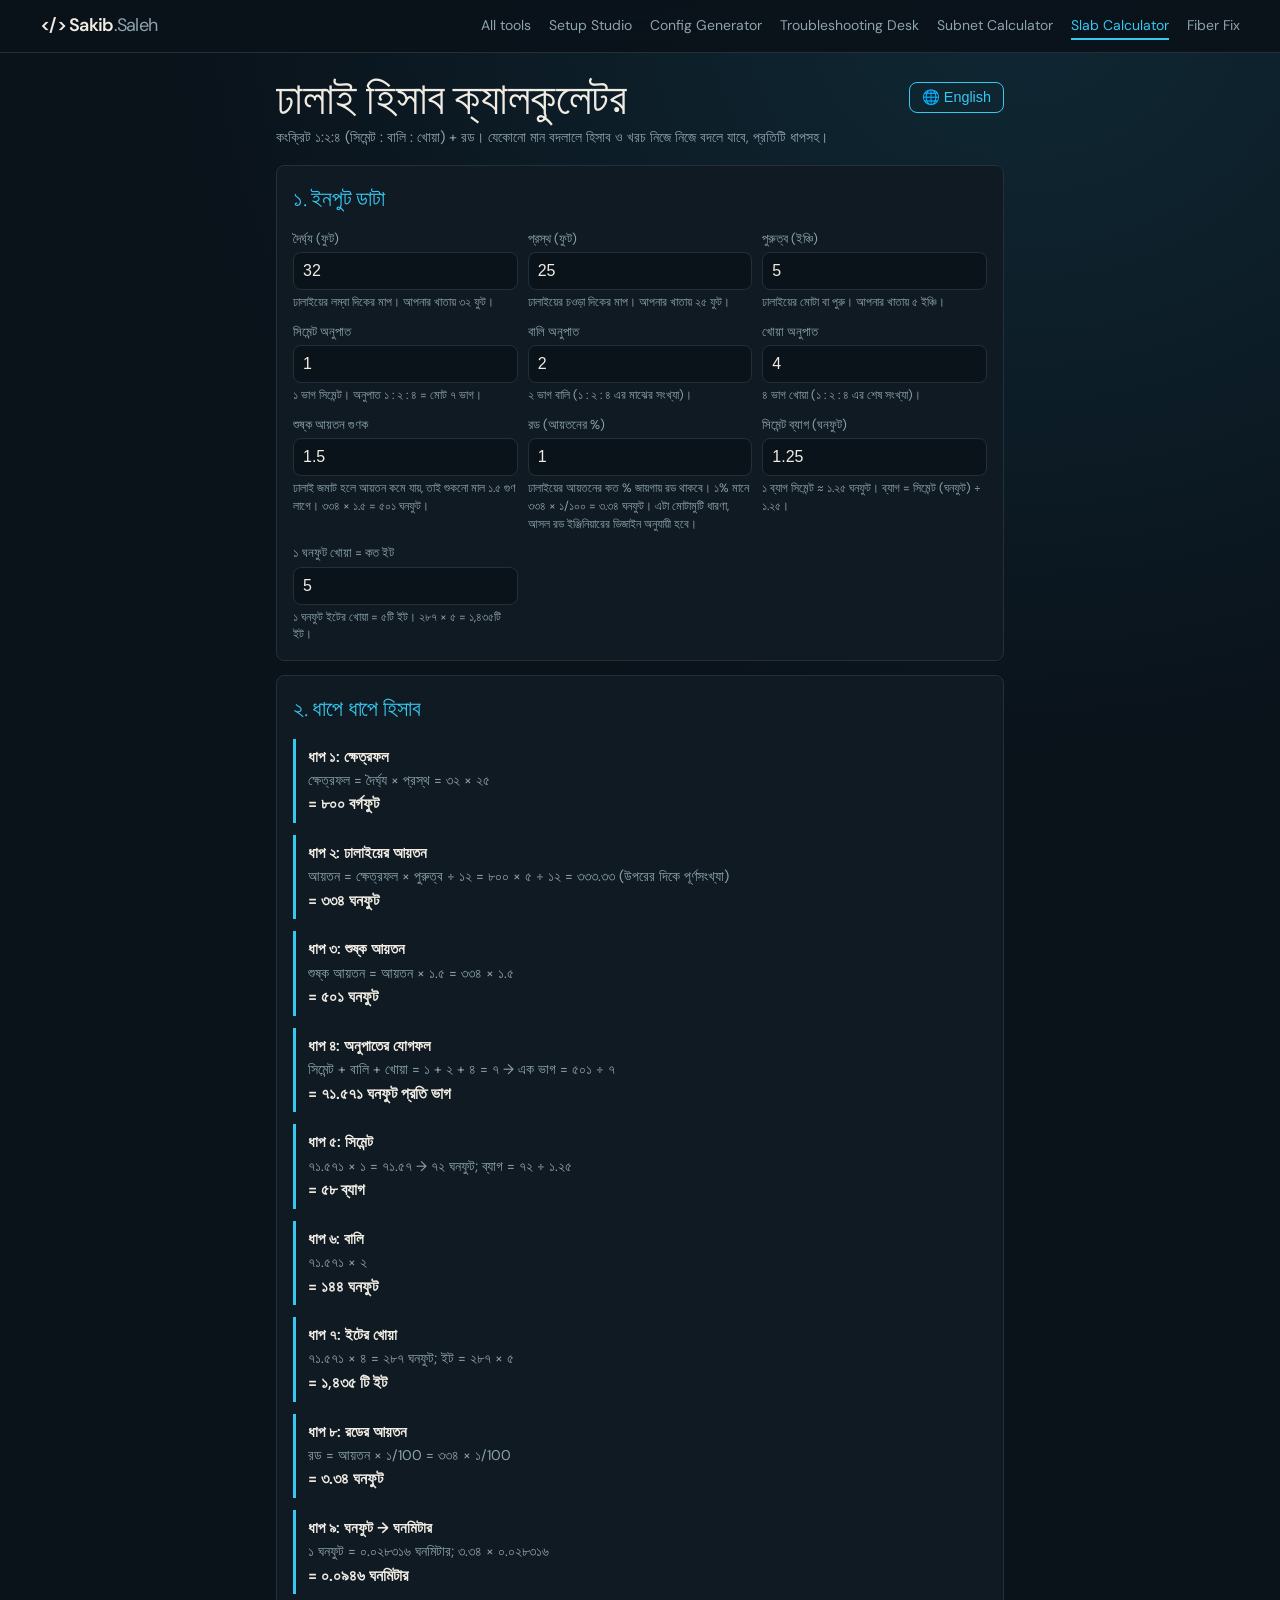
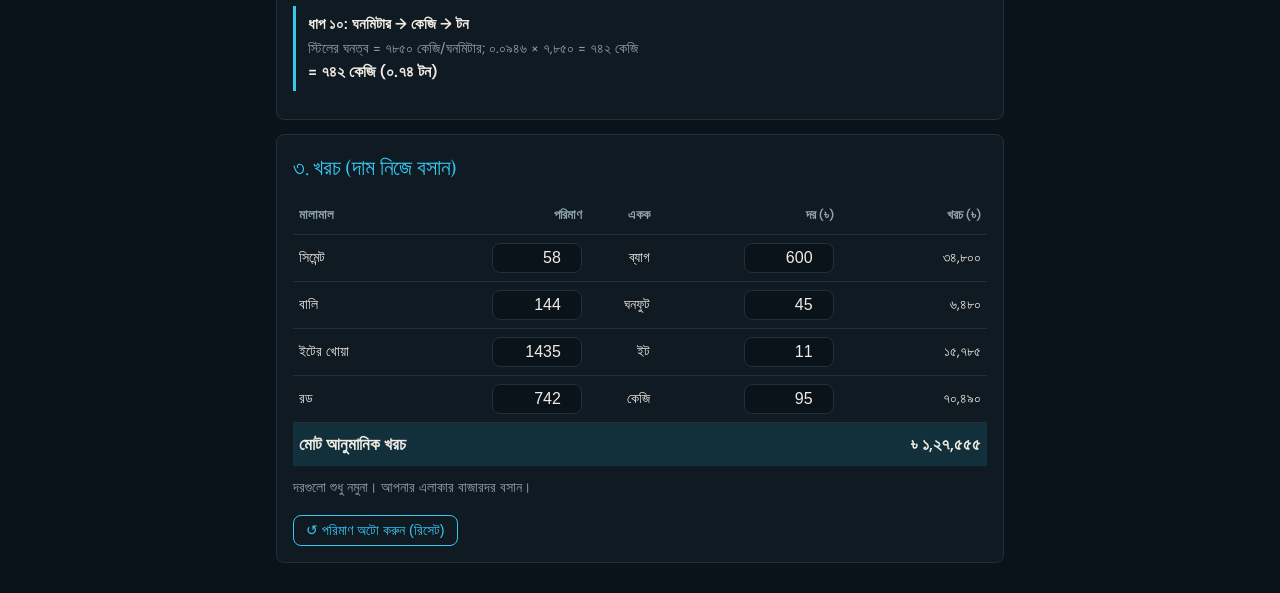
<file: tools/slab-calculator.html>
<!DOCTYPE html>
<html lang="bn">
<head>
<meta charset="UTF-8">
<meta name="viewport" content="width=device-width, initial-scale=1, viewport-fit=cover">
<title>ঢালাই হিসাব ক্যালকুলেটর</title>
<style>
:root{--bg:#f6f5f1;--card:#fff;--tx:#1d1d1b;--mu:#6b6a64;--bd:#e0ded6;--ac:#c2410c;--hl:#fff3e8;box-sizing:border-box;padding-top:env(safe-area-inset-top,0px);padding-bottom:env(safe-area-inset-bottom,0px)}
@media(prefers-color-scheme:dark){:root:not([data-theme="light"]){--bg:#171716;--card:#222220;--tx:#f0efe9;--mu:#a09f97;--bd:#3a3935;--ac:#fb923c;--hl:#33261a}}
:root[data-theme="light"]{--bg:#f6f5f1;--card:#fff;--tx:#1d1d1b;--mu:#6b6a64;--bd:#e0ded6;--ac:#c2410c;--hl:#fff3e8;color-scheme:light}
:root[data-theme="dark"]{--bg:#171716;--card:#222220;--tx:#f0efe9;--mu:#a09f97;--bd:#3a3935;--ac:#fb923c;--hl:#33261a;color-scheme:dark}
:root[data-theme="neon"]{--bg:#07071a;--card:#101030;--tx:#e8fffb;--mu:#8fb3d9;--bd:#00e5ff;--ac:#00ffd5;--hl:#2a0a40;color-scheme:dark}
[data-theme="neon"] .card{box-shadow:0 0 14px #00e5ff55,inset 0 0 10px #ff00ff22}
[data-theme="neon"] h1,[data-theme="neon"] h2{text-shadow:0 0 10px currentColor}
[data-theme="neon"] button{box-shadow:0 0 8px var(--ac);text-shadow:0 0 6px var(--ac)}
[data-theme="neon"] tfoot td{color:#ff4df0;text-shadow:0 0 8px #ff4df0}
[data-theme="neon"] .step{border-left-color:#ff4df0;box-shadow:-4px 0 10px -6px #ff4df0}
.top{flex-wrap:wrap}.btns{display:flex;gap:6px}
*{box-sizing:border-box}
body{margin:0;background:var(--bg);color:var(--tx);font-family:system-ui,-apple-system,"Segoe UI","Noto Sans Bengali","Kalpurush",sans-serif;line-height:1.6}
main{max-width:760px;margin:0 auto;padding:16px}
.top{display:flex;justify-content:space-between;align-items:center;gap:8px}
h1{font-size:1.35rem;margin:8px 0 2px}
button{border:1px solid var(--ac);background:none;color:var(--ac);border-radius:8px;padding:6px 12px;font-size:.9rem;cursor:pointer}
.hint{display:block;margin-top:4px;font-size:.76rem;line-height:1.45;color:var(--mu)}
p.sub{color:var(--mu);margin:0 0 16px;font-size:.9rem}
.card{background:var(--card);border:1px solid var(--bd);border-radius:12px;padding:16px;margin-bottom:14px}
h2{font-size:1.05rem;margin:0 0 12px;color:var(--ac)}
.grid{display:grid;grid-template-columns:repeat(auto-fit,minmax(210px,1fr));gap:10px}
label{display:block;font-size:.8rem;color:var(--mu);margin-bottom:3px}
input{width:100%;padding:9px;border:1px solid var(--bd);border-radius:8px;background:var(--bg);color:var(--tx);font-size:1rem}
.step{border-left:3px solid var(--ac);padding:6px 0 6px 12px;margin-bottom:12px}
.step b{display:block;font-size:.95rem}
.eq{font-size:.88rem;color:var(--mu);overflow-x:auto;white-space:nowrap}
.res{font-weight:700}
.tw{overflow-x:auto}
table{width:100%;border-collapse:collapse;font-size:.9rem}
th,td{padding:8px 6px;border-bottom:1px solid var(--bd);text-align:right;white-space:nowrap}
th:first-child,td:first-child{text-align:left}
th{color:var(--mu);font-weight:600;font-size:.8rem}
tfoot td{font-weight:700;font-size:1.05rem;background:var(--hl);border:0}
td input{width:90px;padding:5px;text-align:right}
</style>
<link rel="stylesheet" href="tools.css">
<script>(function(){try{var v=localStorage.getItem("sakib-theme");if(v==="graphite"||v==="neon"||v==="mono")document.documentElement.dataset.pf=v}catch(e){}})()</script>
</head>
<body><nav class="pf-bar" aria-label="Portfolio"><a class="pf-home" href="../index.html">&lt;/&gt; Sakib<span>.Saleh</span></a><div class="pf-links"><a href="../pages/tools.html">All tools</a><a href="mikrotik-setup-studio.html">Setup Studio</a><a href="mikrotik-config-generator.html">Config Generator</a><a href="mikrotik-troubleshooting-desk.html">Troubleshooting Desk</a><a href="subnet-calculator.html">Subnet Calculator</a><a href="slab-calculator.html" aria-current="page">Slab Calculator</a><a href="fiber-fix.html">Fiber Fix</a></div></nav>
<main>
<div class="top"><h1 data-k="title"></h1><div class="btns"><button id="lg"></button><button id="th"></button></div></div>
<p class="sub" data-k="sub"></p>

<div class="card">
<h2 data-k="h1"></h2>
<div class="grid" id="inp"></div>
</div>

<div class="card">
<h2 data-k="h2"></h2>
<div id="steps"></div>
</div>

<div class="card">
<h2 data-k="h3"></h2>
<div class="tw">
<table>
<thead><tr><th data-k="c_item"></th><th data-k="c_qty"></th><th data-k="c_unit"></th><th data-k="c_rate"></th><th data-k="c_cost"></th></tr></thead>
<tbody id="rows"></tbody>
<tfoot><tr><td colspan="4" data-k="total"></td><td id="total">0</td></tr></tfoot>
</table>
</div>
<p class="sub" style="margin-top:10px" data-k="note"></p>
<button id="rq"></button>
</div>
</main>

<script>
const D={
bn:{title:'ঢালাই হিসাব ক্যালকুলেটর',sub:'কংক্রিট ১:২:৪ (সিমেন্ট : বালি : খোয়া) + রড। যেকোনো মান বদলালে হিসাব ও খরচ নিজে নিজে বদলে যাবে, প্রতিটি ধাপসহ।',
h1:'১. ইনপুট ডাটা',h2:'২. ধাপে ধাপে হিসাব',h3:'৩. খরচ (দাম নিজে বসান)',
c_item:'মালামাল',c_qty:'পরিমাণ',c_unit:'একক',c_rate:'দর (৳)',c_cost:'খরচ (৳)',total:'মোট আনুমানিক খরচ',
note:'দরগুলো শুধু নমুনা। আপনার এলাকার বাজারদর বসান।',
L:'দৈর্ঘ্য (ফুট)',W:'প্রস্থ (ফুট)',T:'পুরুত্ব (ইঞ্চি)',rc:'সিমেন্ট অনুপাত',rs:'বালি অনুপাত',rk:'খোয়া অনুপাত',df:'শুষ্ক আয়তন গুণক',rp:'রড (আয়তনের %)',bg:'সিমেন্ট ব্যাগ (ঘনফুট)',bk:'১ ঘনফুট খোয়া = কত ইট',
hL:'ঢালাইয়ের লম্বা দিকের মাপ। আপনার খাতায় ৩২ ফুট।',hW:'ঢালাইয়ের চওড়া দিকের মাপ। আপনার খাতায় ২৫ ফুট।',hT:'ঢালাইয়ের মোটা বা পুরু। আপনার খাতায় ৫ ইঞ্চি।',hrc:'১ ভাগ সিমেন্ট। অনুপাত ১ : ২ : ৪ = মোট ৭ ভাগ।',hrs:'২ ভাগ বালি (১ : ২ : ৪ এর মাঝের সংখ্যা)।',hrk:'৪ ভাগ খোয়া (১ : ২ : ৪ এর শেষ সংখ্যা)।',hdf:'ঢালাই জমাট হলে আয়তন কমে যায়, তাই শুকনো মাল ১.৫ গুণ লাগে। ৩৩৪ × ১.৫ = ৫০১ ঘনফুট।',hrp:'ঢালাইয়ের আয়তনের কত % জায়গায় রড থাকবে। ১% মানে ৩৩৪ × ১/১০০ = ৩.৩৪ ঘনফুট। এটা মোটামুটি ধারণা, আসল রড ইঞ্জিনিয়ারের ডিজাইন অনুযায়ী হবে।',hbg:'১ ব্যাগ সিমেন্ট ≈ ১.২৫ ঘনফুট। ব্যাগ = সিমেন্ট (ঘনফুট) ÷ ১.২৫।',hbk:'১ ঘনফুট ইটের খোয়া = ৫টি ইট। ২৮৭ × ৫ = ১,৪৩৫টি ইট।',
cement:'সিমেন্ট',sand:'বালি',chips:'ইটের খোয়া',rod:'রড',
u_bag:'ব্যাগ',u_cft:'ঘনফুট',u_brick:'ইট',u_kg:'কেজি',sft:'বর্গফুট',cft:'ঘনফুট',m3:'ঘনমিটার',kg:'কেজি',ton:'টন',bags:'ব্যাগ',bricks:'টি ইট',
s1:'ধাপ ১: ক্ষেত্রফল',s2:'ধাপ ২: ঢালাইয়ের আয়তন',s3:'ধাপ ৩: শুষ্ক আয়তন',s4:'ধাপ ৪: অনুপাতের যোগফল',s5:'ধাপ ৫: সিমেন্ট',s6:'ধাপ ৬: বালি',s7:'ধাপ ৭: ইটের খোয়া',s8:'ধাপ ৮: রডের আয়তন',s9:'ধাপ ৯: ঘনফুট → ঘনমিটার',s10:'ধাপ ১০: ঘনমিটার → কেজি → টন',
Ar:'ক্ষেত্রফল = দৈর্ঘ্য × প্রস্থ',Vo:'আয়তন = ক্ষেত্রফল × পুরুত্ব ÷ ১২',up:'(উপরের দিকে পূর্ণসংখ্যা)',Dr:'শুষ্ক আয়তন = আয়তন ×',Ra:'সিমেন্ট + বালি + খোয়া',one:'এক ভাগ',per:'ঘনফুট প্রতি ভাগ',Bg:'ব্যাগ = ',Ch:'ইট = ',Rd:'রড = আয়তন × ',Cv:'১ ঘনফুট = ০.০২৮৩১৬ ঘনমিটার',De:'স্টিলের ঘনত্ব = ৭৮৫০ কেজি/ঘনমিটার'},
en:{title:'Slab Material & Cost Calculator',sub:'Concrete 1:2:4 (cement : sand : brick chips) + steel rod. Change any value and everything recalculates, with each step shown.',
h1:'1. Input data',h2:'2. Step-by-step equations',h3:'3. Cost (edit unit prices)',
c_item:'Item',c_qty:'Qty',c_unit:'Unit',c_rate:'Rate (৳)',c_cost:'Cost (৳)',total:'Total estimated cost',
note:'Default rates are only placeholders. Enter your local market prices.',
L:'Length (ft)',W:'Width (ft)',T:'Thickness (inch)',rc:'Cement part',rs:'Sand part',rk:'Chips part',df:'Dry volume factor',rp:'Rod (% of volume)',bg:'Cement bag (cft)',bk:'Bricks per 1 cft chips',
hL:'Long side of the slab. Your sheet: 32 ft.',hW:'Short side of the slab. Your sheet: 25 ft.',hT:'Thickness of the slab. Your sheet: 5 inch.',hrc:'1 part cement. Ratio 1 : 2 : 4 = 7 parts total.',hrs:'2 parts sand (middle number of 1 : 2 : 4).',hrk:'4 parts brick chips (last number of 1 : 2 : 4).',hdf:'Concrete shrinks when it sets, so dry material needed is 1.5 times the volume. 334 × 1.5 = 501 cft.',hrp:'Share of the slab volume taken by rod. 1% means 334 × 1/100 = 3.34 cft. This is only a rough estimate; the real amount follows the engineer design.',hbg:'1 bag of cement is about 1.25 cft. Bags = cement (cft) ÷ 1.25.',hbk:'1 cft of brick chips = 5 bricks. 287 × 5 = 1,435 bricks.',
cement:'Cement',sand:'Sand',chips:'Brick chips (khoa)',rod:'Steel rod',
u_bag:'bag',u_cft:'cft',u_brick:'brick',u_kg:'kg',sft:'sft',cft:'cft',m3:'m³',kg:'kg',ton:'ton',bags:'bags',bricks:'bricks',
s1:'Step 1: Area',s2:'Step 2: Slab volume',s3:'Step 3: Dry volume',s4:'Step 4: Ratio total',s5:'Step 5: Cement',s6:'Step 6: Sand',s7:'Step 7: Brick chips (khoa)',s8:'Step 8: Rod volume',s9:'Step 9: cft → m³',s10:'Step 10: m³ → kg → ton',
Ar:'Area = Length × Width',Vo:'Volume = Area × Thickness ÷ 12',up:'(rounded up)',Dr:'Dry volume = Volume ×',Ra:'Cement + Sand + Chips',one:'one part',per:'cft per part',Bg:'Bags = ',Ch:'Bricks = ',Rd:'Rod = Volume × ',Cv:'1 cft = 0.028316 m³',De:'Steel density = 7850 kg/m³'}
};
let lang='bn';
const t=k=>D[lang][k];
const $=id=>document.getElementById(id);
const nv=id=>parseFloat($(id).value)||0;
const f=(x,d=2)=>Number(x).toLocaleString(lang==='bn'?'bn-BD':'en-US',{maximumFractionDigits:d});
const defs={L:32,W:25,T:5,rc:1,rs:2,rk:4,df:1.5,rp:1,bg:1.25,bk:5};
const items=[{k:'cement',u:'u_bag',rate:600},{k:'sand',u:'u_cft',rate:45},{k:'chips',u:'u_brick',rate:11},{k:'rod',u:'u_kg',rate:95}];

$('inp').innerHTML=Object.keys(defs).map(k=>`<div><label id="l_${k}"></label><input id="${k}" type="number" value="${defs[k]}" step="any"><small class="hint" id="h_${k}"></small></div>`).join('');
$('rows').innerHTML=items.map(i=>`<tr><td id="n_${i.k}"></td><td><input type="number" id="q_${i.k}" step="any" data-q="1"></td><td id="u_${i.k}"></td><td><input type="number" id="r_${i.k}" value="${i.rate}" step="any"></td><td id="c_${i.k}"></td></tr>`).join('');

function calc(){
 document.documentElement.lang=lang;
 document.querySelectorAll('[data-k]').forEach(e=>e.textContent=t(e.dataset.k));
 Object.keys(defs).forEach(k=>{$('l_'+k).textContent=t(k);$('h_'+k).textContent=t('h'+k)});
 $('lg').textContent=lang==='bn'?'🌐 English':'🌐 বাংলা';
 $('th').textContent=TH[theme][0]+' '+TH[theme][lang==='bn'?1:2];
 $('rq').textContent=lang==='bn'?'↺ পরিমাণ অটো করুন (রিসেট)':'↺ Reset quantities to auto';
 const L=nv('L'),W=nv('W'),T=nv('T'),rc=nv('rc'),rs=nv('rs'),rk=nv('rk'),df=nv('df'),rp=nv('rp'),bg=nv('bg')||1,bk=nv('bk');
 const sum=rc+rs+rk||1,area=L*W,vol=Math.ceil(area*T/12),dry=vol*df,unit=dry/sum;
 const cc=Math.ceil(unit*rc),bags=Math.ceil(cc/bg),sand=Math.ceil(unit*rs),ch=Math.ceil(unit*rk),bricks=Math.ceil(ch*bk);
 const rc3=vol*rp/100,rm3=rc3*0.028316,rkg=Math.round(rm3*7850),rt=rkg/1000;
 const auto={cement:bags,sand:sand,chips:bricks,rod:rkg};
 const q={};
 items.forEach(i=>{const e=$('q_'+i.k);if(!manual[i.k])e.value=auto[i.k];q[i.k]=parseFloat(e.value)||0;e.style.borderColor=manual[i.k]?'var(--ac)':'';});
 const S=(a,e,r)=>`<div class="step"><b>${t(a)}</b><div class="eq">${e}</div><div class="res">${r}</div></div>`;
 const c=t('cft');
 $('steps').innerHTML=
 S('s1',`${t('Ar')} = ${f(L)} × ${f(W)}`,`= ${f(area)} ${t('sft')}`)+
 S('s2',`${t('Vo')} = ${f(area)} × ${f(T)} ÷ ১২`.replace('১২',lang==='bn'?'১২':'12')+` = ${f(area*T/12)} ${t('up')}`,`= ${f(vol)} ${c}`)+
 S('s3',`${t('Dr')} ${f(df)} = ${f(vol)} × ${f(df)}`,`= ${f(dry)} ${c}`)+
 S('s4',`${t('Ra')} = ${f(rc)} + ${f(rs)} + ${f(rk)} = ${f(sum)} → ${t('one')} = ${f(dry)} ÷ ${f(sum)}`,`= ${f(unit,3)} ${t('per')}`)+
 S('s5',`${f(unit,3)} × ${f(rc)} = ${f(unit*rc)} → ${f(cc)} ${c}; ${t('Bg')}${f(cc)} ÷ ${f(bg)}`,`= ${f(bags)} ${t('bags')}`)+
 S('s6',`${f(unit,3)} × ${f(rs)}`,`= ${f(sand)} ${c}`)+
 S('s7',`${f(unit,3)} × ${f(rk)} = ${f(ch)} ${c}; ${t('Ch')}${f(ch)} × ${f(bk)}`,`= ${f(bricks)} ${t('bricks')}`)+
 S('s8',`${t('Rd')}${f(rp)}/100 = ${f(vol)} × ${f(rp)}/100`,`= ${f(rc3)} ${c}`)+
 S('s9',`${t('Cv')}; ${f(rc3)} × 0.028316`.replace('0.028316',lang==='bn'?'০.০২৮৩১৬':'0.028316'),`= ${f(rm3,4)} ${t('m3')}`)+
 S('s10',`${t('De')}; ${f(rm3,4)} × ${f(7850,0)} = ${f(rkg)} ${t('kg')}`,`= ${f(rkg)} ${t('kg')} (${f(rt)} ${t('ton')})`);
 let total=0;
 items.forEach(i=>{
  const r=parseFloat($('r_'+i.k).value)||0,cost=q[i.k]*r;total+=cost;
  $('n_'+i.k).textContent=t(i.k);$('u_'+i.k).textContent=t(i.u);
  $('c_'+i.k).textContent=f(cost,0);
 });
 $('total').textContent='৳ '+f(total,0);
}
const manual={};
document.querySelectorAll('[data-q]').forEach(e=>e.addEventListener('input',()=>{manual[e.id.slice(2)]=true;}));
$('rq').onclick=()=>{Object.keys(manual).forEach(k=>delete manual[k]);calc()};
document.querySelectorAll('input').forEach(e=>e.addEventListener('input',calc));
const TH={light:['☀️','দিন','Day'],dark:['🌙','রাত','Night'],neon:['⚡','নিয়ন','Neon']};
const order=['light','dark','neon'];
let theme=window.matchMedia&&matchMedia('(prefers-color-scheme: dark)').matches?'dark':'light';
document.documentElement.dataset.theme=theme;
$('th').onclick=()=>{theme=order[(order.indexOf(theme)+1)%3];document.documentElement.dataset.theme=theme;calc()};
$('lg').onclick=()=>{lang=lang==='bn'?'en':'bn';calc()};
calc();
</script>
</body>
</html>
</file>
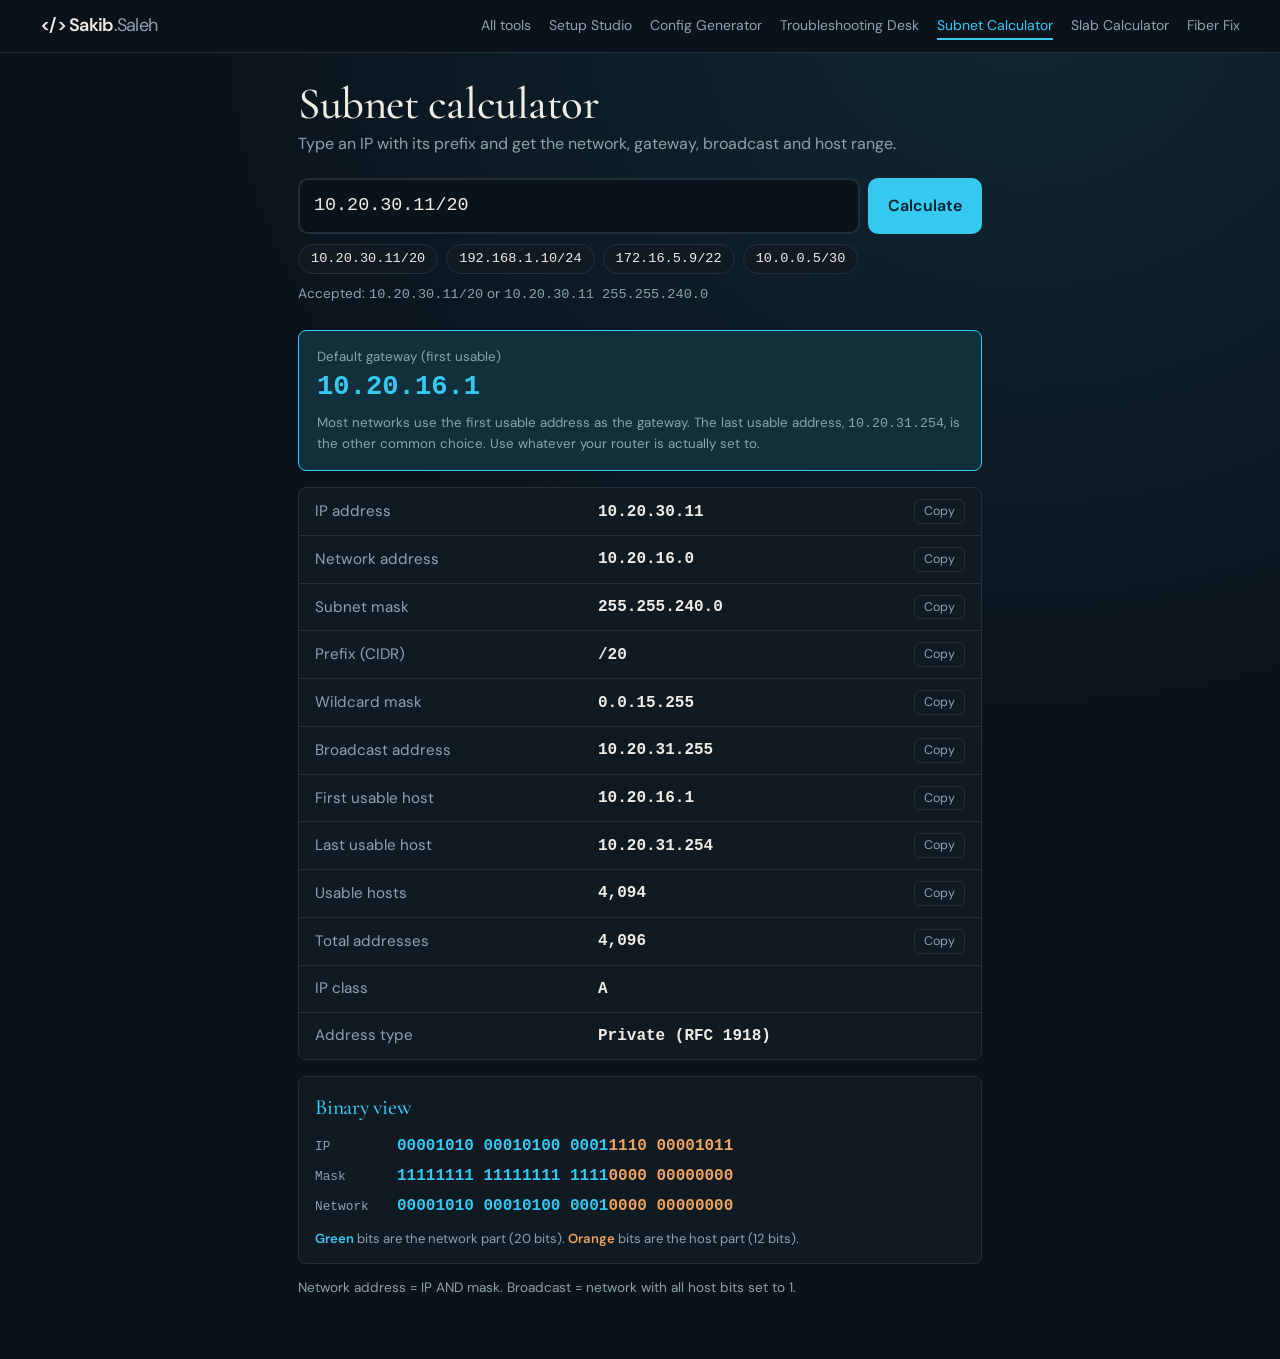
<file: tools/subnet-calculator.html>
<!DOCTYPE html>
<html lang="en">
<head>
<meta charset="utf-8">
<meta name="viewport" content="width=device-width, initial-scale=1, viewport-fit=cover">
<title>Subnet Calculator</title>
<style>
:root{
  --bg:#f3f6f4;--surface:#ffffff;--ink:#14231c;--muted:#5b6b62;--line:#d5ddd8;
  --net:#0b6b4f;--host:#b4541a;--accent:#0b6b4f;--accent-ink:#ffffff;--hl:#e3f2ea;--err:#b3261e;
  box-sizing:border-box;padding-top:env(safe-area-inset-top,0px);padding-bottom:env(safe-area-inset-bottom,0px);
  color-scheme:light;
}
@media (prefers-color-scheme:dark){
  :root:not([data-theme="light"]){
    --bg:#0f1a15;--surface:#16241d;--ink:#e6efe9;--muted:#93a69b;--line:#2a3d33;
    --net:#5fd3a4;--host:#ffa768;--accent:#5fd3a4;--accent-ink:#0f1a15;--hl:#1c3a2c;--err:#ff8a80;color-scheme:dark;
  }
}
:root[data-theme="dark"]{
  --bg:#0f1a15;--surface:#16241d;--ink:#e6efe9;--muted:#93a69b;--line:#2a3d33;
  --net:#5fd3a4;--host:#ffa768;--accent:#5fd3a4;--accent-ink:#0f1a15;--hl:#1c3a2c;--err:#ff8a80;color-scheme:dark;
}
html{scroll-padding-top:env(safe-area-inset-top,0px)}
*{box-sizing:border-box}
body{margin:0;background:var(--bg);color:var(--ink);font:16px/1.5 system-ui,-apple-system,"Segoe UI",Roboto,sans-serif}
main{max-width:720px;margin:0 auto;padding:28px 18px 48px}
h1{font-size:1.6rem;margin:0 0 4px;letter-spacing:-.01em}
.sub{color:var(--muted);margin:0 0 22px}
.mono{font-family:ui-monospace,"SF Mono",Menlo,Consolas,monospace}
.inputrow{display:flex;gap:8px}
input{flex:1;min-width:0;font:inherit;font-size:1.15rem;padding:12px 14px;border:2px solid var(--line);border-radius:10px;background:var(--surface);color:var(--ink)}
input:focus{outline:3px solid color-mix(in srgb,var(--accent) 40%,transparent);border-color:var(--accent)}
button{font:inherit;cursor:pointer}
.go{padding:0 20px;border:0;border-radius:10px;background:var(--accent);color:var(--accent-ink);font-weight:600}
.go:focus-visible,.chip:focus-visible,.copy:focus-visible{outline:3px solid var(--accent);outline-offset:2px}
.chips{display:flex;flex-wrap:wrap;gap:8px;margin:10px 0 0}
.chip{border:1px solid var(--line);background:var(--surface);color:var(--ink);border-radius:999px;padding:4px 12px;font-size:.85rem}
.hint{color:var(--muted);font-size:.85rem;margin:10px 0 0}
.err{color:var(--err);margin:14px 0 0;font-weight:500}
#out{margin-top:24px}
.gw{background:var(--hl);border:1px solid var(--accent);border-radius:12px;padding:16px 18px;margin-bottom:16px}
.gw small{color:var(--muted);display:block}
.gw .big{font-size:1.7rem;font-weight:700;color:var(--accent)}
.card{background:var(--surface);border:1px solid var(--line);border-radius:12px;overflow:hidden}
.row{display:flex;align-items:center;gap:10px;padding:11px 16px;border-top:1px solid var(--line)}
.row:first-child{border-top:0}
.row .k{flex:0 0 42%;color:var(--muted);font-size:.95rem}
.row .v{flex:1;min-width:0;overflow-wrap:anywhere;font-weight:600}
.copy{border:1px solid var(--line);background:transparent;color:var(--muted);border-radius:6px;padding:2px 9px;font-size:.78rem}
.bin{margin-top:16px;background:var(--surface);border:1px solid var(--line);border-radius:12px;padding:14px 16px}
.bin h2{font-size:.95rem;margin:0 0 8px}
.bin .line{display:flex;gap:10px;align-items:baseline;overflow-x:auto;padding:3px 0;white-space:nowrap}
.bin .lab{flex:0 0 72px;color:var(--muted);font-size:.8rem}
.n{color:var(--net);font-weight:700}.h{color:var(--host);font-weight:700}
.legend{font-size:.82rem;color:var(--muted);margin-top:8px}
.legend b{font-weight:700}
.note{color:var(--muted);font-size:.85rem;margin-top:14px}
@media (max-width:480px){.row .k{flex-basis:38%}.go{padding:0 14px}}
</style>
<link rel="stylesheet" href="tools.css">
<script>(function(){try{var v=localStorage.getItem("sakib-theme");if(v==="graphite"||v==="neon"||v==="mono")document.documentElement.dataset.pf=v}catch(e){}})()</script>
</head>
<body><nav class="pf-bar" aria-label="Portfolio"><a class="pf-home" href="../index.html">&lt;/&gt; Sakib<span>.Saleh</span></a><div class="pf-links"><a href="../pages/tools.html">All tools</a><a href="mikrotik-setup-studio.html">Setup Studio</a><a href="mikrotik-config-generator.html">Config Generator</a><a href="mikrotik-troubleshooting-desk.html">Troubleshooting Desk</a><a href="subnet-calculator.html" aria-current="page">Subnet Calculator</a><a href="slab-calculator.html">Slab Calculator</a><a href="fiber-fix.html">Fiber Fix</a></div></nav>
<main>
  <h1>Subnet calculator</h1>
  <p class="sub">Type an IP with its prefix and get the network, gateway, broadcast and host range.</p>

  <div class="inputrow">
    <input id="ip" class="mono" value="10.20.30.11/20" inputmode="text" autocomplete="off" spellcheck="false" aria-label="IP address with prefix, for example 10.20.30.11/20">
    <button class="go" id="go">Calculate</button>
  </div>
  <div class="chips" id="chips"></div>
  <p class="hint">Accepted: <span class="mono">10.20.30.11/20</span> or <span class="mono">10.20.30.11 255.255.240.0</span></p>
  <div id="err" class="err" role="alert"></div>
  <div id="out"></div>
</main>

<script>
const $ = id => document.getElementById(id);
const toInt = p => ((p[0]<<24)|(p[1]<<16)|(p[2]<<8)|p[3])>>>0;
const toIp = n => [n>>>24,(n>>>16)&255,(n>>>8)&255,n&255].join('.');
const maskOf = p => p===0 ? 0 : (0xFFFFFFFF << (32-p))>>>0;

function parseIp(s){
  const m = s.split('.');
  if(m.length!==4) return null;
  const p = m.map(x=>/^\d{1,3}$/.test(x)?Number(x):NaN);
  return p.some(x=>isNaN(x)||x>255) ? null : p;
}
function prefixFromMask(s){
  const p = parseIp(s); if(!p) return null;
  const n = toInt(p); const bin = n.toString(2).padStart(32,'0');
  return /^1*0*$/.test(bin) ? bin.indexOf('0')===-1 ? 32 : bin.indexOf('0') : null;
}
function parse(input){
  const s = input.trim().replace(/\s+/g,' ');
  let ipPart, prefix;
  if(s.includes('/')){
    const [a,b] = s.split('/'); ipPart=a.trim();
    if(!/^\d{1,2}$/.test(b.trim()) || Number(b)>32) return {error:'The prefix after / must be a number from 0 to 32.'};
    prefix = Number(b);
  } else if(s.includes(' ')){
    const [a,b] = s.split(' '); ipPart=a;
    prefix = prefixFromMask(b);
    if(prefix===null) return {error:'That subnet mask is not valid. A mask looks like 255.255.240.0.'};
  } else return {error:'Add a prefix, for example 10.20.30.11/20.'};
  const p = parseIp(ipPart);
  if(!p) return {error:'That IP address is not valid. Use four numbers from 0 to 255, like 10.20.30.11.'};
  return {ip:p, prefix};
}
function ipType(p){
  const [a,b]=p;
  if(a===10) return 'Private (RFC 1918)';
  if(a===172&&b>=16&&b<=31) return 'Private (RFC 1918)';
  if(a===192&&b===168) return 'Private (RFC 1918)';
  if(a===127) return 'Loopback';
  if(a===169&&b===254) return 'Link-local (APIPA)';
  if(a===100&&b>=64&&b<=127) return 'Shared / CGNAT';
  if(a>=224&&a<=239) return 'Multicast';
  if(a>=240) return 'Reserved';
  return 'Public';
}
function ipClass(a){return a<128?'A':a<192?'B':a<224?'C':a<240?'D (multicast)':'E (reserved)'}
function bits(n,prefix){
  const b = n.toString(2).padStart(32,'0'); let html='';
  for(let i=0;i<32;i++){
    if(i&&i%8===0) html+=' ';
    html+=`<span class="${i<prefix?'n':'h'}">${b[i]}</span>`;
  }
  return html;
}
function compute(p, prefix){
  const ip=toInt(p), mask=maskOf(prefix), wild=(~mask)>>>0;
  const net=(ip&mask)>>>0, bc=(net|wild)>>>0;
  const total=Math.pow(2,32-prefix);
  let first,last,usable;
  if(prefix===32){first=last=net;usable=1}
  else if(prefix===31){first=net;last=bc;usable=2}
  else{first=net+1;last=bc-1;usable=total-2}
  return {ip,mask,wild,net,bc,total,first,last,usable};
}
function row(k,v,copy=true){
  return `<div class="row"><div class="k">${k}</div><div class="v mono">${v}</div>${copy?`<button class="copy" data-v="${v}">Copy</button>`:''}</div>`;
}
function render(){
  const r = parse($('ip').value);
  $('err').textContent = r.error||'';
  if(r.error){ $('out').innerHTML=''; return; }
  const c = compute(r.ip, r.prefix);
  const gwNote = r.prefix>=31
    ? 'This prefix has no normal gateway range. /31 is for point-to-point links and /32 is a single host.'
    : `Most networks use the first usable address as the gateway. The last usable address, <span class="mono">${toIp(c.last)}</span>, is the other common choice. Use whatever your router is actually set to.`;
  $('out').innerHTML = `
    <div class="gw"><small>Default gateway (first usable)</small><span class="big mono">${toIp(c.first)}</span><small style="margin-top:6px">${gwNote}</small></div>
    <div class="card">
      ${row('IP address',toIp(c.ip))}
      ${row('Network address',toIp(c.net))}
      ${row('Subnet mask',toIp(c.mask))}
      ${row('Prefix (CIDR)','/'+r.prefix)}
      ${row('Wildcard mask',toIp(c.wild))}
      ${row('Broadcast address',toIp(c.bc))}
      ${row('First usable host',toIp(c.first))}
      ${row('Last usable host',toIp(c.last))}
      ${row('Usable hosts',c.usable.toLocaleString('en-US'))}
      ${row('Total addresses',c.total.toLocaleString('en-US'))}
      ${row('IP class',ipClass(r.ip[0]),false)}
      ${row('Address type',ipType(r.ip),false)}
    </div>
    <div class="bin">
      <h2>Binary view</h2>
      <div class="line mono"><span class="lab">IP</span><span>${bits(c.ip,r.prefix)}</span></div>
      <div class="line mono"><span class="lab">Mask</span><span>${bits(c.mask,r.prefix)}</span></div>
      <div class="line mono"><span class="lab">Network</span><span>${bits(c.net,r.prefix)}</span></div>
      <div class="legend"><b class="n">Green</b> bits are the network part (${r.prefix} bits). <b class="h">Orange</b> bits are the host part (${32-r.prefix} bits).</div>
    </div>
    <p class="note">Network address = IP AND mask. Broadcast = network with all host bits set to 1.</p>`;
}
$('go').addEventListener('click',render);
$('ip').addEventListener('keydown',e=>{if(e.key==='Enter')render()});
$('ip').addEventListener('input',render);
$('out').addEventListener('click',e=>{
  const b=e.target.closest('.copy'); if(!b) return;
  const done=()=>{b.textContent='Copied';setTimeout(()=>b.textContent='Copy',1200)};
  try{navigator.clipboard.writeText(b.dataset.v).then(done,()=>{})}catch(_){}
});
['10.20.30.11/20','192.168.1.10/24','172.16.5.9/22','10.0.0.5/30'].forEach(s=>{
  const b=document.createElement('button');b.className='chip mono';b.textContent=s;
  b.onclick=()=>{$('ip').value=s;render()};$('chips').appendChild(b);
});
render();
</script>
</body>
</html>
</file>
<file: assets/css/style.css>
@font-face{font-family:Editorial;src:url('../fonts/cormorant-garamond-500-normal.ttf')}@font-face{font-family:Editorial;src:url('../fonts/cormorant-garamond-500-italic.ttf');font-style:italic}@font-face{font-family:Interface;src:url('../fonts/dm-sans-400-normal.ttf')}@font-face{font-family:Interface;src:url('../fonts/dm-sans-600-normal.ttf');font-weight:600}
:root{color-scheme:dark;--bg:#0a121a;--ink:#f0ece3;--muted:#8ea3ad;--accent:#35c8f0;--line:#233039;--surface:rgba(15,26,35,.85);--header:rgba(8,15,21,.9);--wash:rgba(53,200,240,.12)}[data-theme=graphite]{color-scheme:dark;--bg:#1c1928;--ink:#f4efff;--muted:#c0b7d3;--accent:#93e5db;--line:#57516c;--surface:rgba(43,36,61,.90);--header:rgba(28,25,40,.95);--wash:rgba(153,106,218,.18)}*{box-sizing:border-box}html{scroll-behavior:smooth;scroll-padding-top:95px}body{margin:0;isolation:isolate;background:var(--bg);color:var(--ink);font:16px/1.75 Interface,Arial,sans-serif;transition:color .4s,background .4s}body:before{content:'';position:fixed;inset:0;background:radial-gradient(ellipse at 80% 20%,var(--wash),transparent 60%);pointer-events:none;z-index:-2}button,a{-webkit-tap-highlight-color:transparent}a{color:inherit;text-decoration:none}button{font:inherit;color:inherit;cursor:pointer}a:focus-visible,button:focus-visible{outline:2px solid var(--accent);outline-offset:5px}button:hover,a:hover{color:var(--accent)}#circuits{position:fixed;inset:0;z-index:-1;width:100%;height:100%;pointer-events:none}.shell{max-width:1440px;margin:auto;padding-inline:clamp(24px,5vw,80px)}.header{position:sticky;top:0;z-index:20;background:var(--header);backdrop-filter:blur(16px);border-bottom:1px solid var(--line)}.nav{display:flex;align-items:center;justify-content:space-between;gap:25px;height:85px}.wordmark{font-weight:600;font-size:21px;letter-spacing:-.06em}.wordmark span{font-weight:400;color:var(--muted)}nav{display:flex;gap:25px}nav a{font-size:14px}.nav-actions{display:flex;gap:8px}.nav-actions button,#motion{background:transparent;border:1px solid var(--line);padding:10px 14px;font-size:13px;min-height:44px}#menu{display:none}.hero{display:grid;grid-template-columns:1.06fr 1fr;gap:40px;align-items:center;min-height:calc(100svh - 85px);padding-top:60px;position:relative;padding-bottom:95px}.kicker,.section-label{font-size:12px;letter-spacing:.15em;color:var(--accent);margin:0 0 24px}.name{font:500 clamp(29px,3vw,43px)/1.1 Editorial,Georgia,serif;margin:0 0 24px}h1{font:500 clamp(68px,7.5vw,116px)/.93 Editorial,Georgia,serif;letter-spacing:-.035em;margin:0}em{color:var(--accent);font-weight:500}.hero-copy{max-width:430px;color:var(--muted);margin:27px 0;font-size:16px}.actions{display:flex;align-items:center;gap:24px}.button{display:flex;gap:22px;background:var(--ink);color:var(--bg);padding:13px 20px;font-size:14px}.button:hover{background:var(--accent);color:var(--bg)}.text-link{border-bottom:1px solid var(--accent);padding-bottom:6px;font-size:14px}.hero-meta{font-size:13px;color:var(--muted);margin-top:28px}.motion-panel{position:relative;margin-top:35px}.panel-top,.panel-bottom{display:flex;justify-content:space-between;align-items:center;gap:20px;border-block:1px solid var(--line);padding-block:15px;font-size:12px;letter-spacing:.05em}.panel-bottom{border-top:0}.diagram-note{font-size:12px;color:var(--muted);text-align:right;margin:8px 0}.arm{display:block;width:100%;height:auto;overflow:visible}.gridline{fill:none;stroke:var(--line);stroke-width:.45;opacity:.36}.range{fill:none;stroke:var(--line);stroke-dasharray:4 8;opacity:.55}.inner{stroke-dasharray:0}.axis{fill:none;stroke:var(--line);stroke-width:.8}.trajectory{fill:none;stroke:var(--accent);stroke-dasharray:3 8;opacity:.55}.base{fill:var(--surface);stroke:var(--muted);stroke-width:2}.base-line{stroke:var(--muted);stroke-width:3}.arm-shadow{fill:none;stroke:var(--bg);stroke-width:27;stroke-linecap:round;stroke-linejoin:round}.arm-links{fill:none;stroke:var(--accent);stroke-width:13;stroke-linecap:round;stroke-linejoin:round}.joint{fill:var(--bg);stroke:var(--accent);stroke-width:3}.joint-inner{fill:var(--accent)}.tool-ring{fill:var(--bg);stroke:var(--accent);stroke-width:2}.gripper{fill:none;stroke:var(--ink);stroke-width:3}.target{fill:var(--accent)}.diagram-label{font-family:Interface,Arial,sans-serif;font-size:13px;letter-spacing:1px;fill:var(--muted)}.hero-bottom{position:absolute;bottom:23px;left:clamp(24px,5vw,80px);right:clamp(24px,5vw,80px);display:flex;justify-content:space-between;gap:20px;font-size:12px;color:var(--muted)}.discipline-strip{background:var(--surface);border-block:1px solid var(--line)}.discipline-strip .shell{display:flex;justify-content:space-between;gap:18px;flex-wrap:wrap;padding-block:21px;font-size:14px}.discipline-strip i{color:var(--accent)}.section{padding-block:100px;scroll-margin-top:75px}.section-heading{display:grid;grid-template-columns:1fr 1fr;align-items:end;gap:65px;margin-bottom:55px}.section-heading>p{max-width:370px;justify-self:end;color:var(--muted);margin:0}h2{font:500 clamp(45px,5.1vw,73px)/1.02 Editorial,Georgia,serif;letter-spacing:-.025em;margin:0}h3{font:500 36px/1.14 Editorial,Georgia,serif;letter-spacing:-.015em;margin:10px 0 16px}.about-layout{display:grid;grid-template-columns:1.6fr .8fr;gap:80px;align-items:center}.about-copy{max-width:650px;margin-top:28px;color:var(--muted)}.facts{border-top:1px solid var(--line);margin-top:32px;padding-top:20px;font-size:14px}.facts div{display:grid;grid-template-columns:110px 1fr;gap:18px;margin:10px 0}.facts dt{color:var(--muted)}.facts dd{margin:0}.portrait{margin:0;padding:20px;border:1px solid var(--line);background:transparent;max-width:310px;width:100%;justify-self:end;transform:none}.portrait img{display:block;width:100%;height:auto}.portrait figcaption{padding:17px 5px 7px}.portrait strong{font:500 27px Editorial,Georgia,serif;display:block}.portrait span{display:block;font-size:12px;color:var(--muted);margin-top:6px}.project{display:grid;grid-template-columns:65px 1.6fr 1fr;gap:25px;padding:44px 0;border-top:1px solid var(--line)}.project:last-child{border-bottom:1px solid var(--line)}.project-index{font:500 40px Editorial,Georgia,serif;color:var(--accent)}.tag{font-size:12px;letter-spacing:.1em;color:var(--accent)}.project h3{font-size:clamp(33px,3.6vw,51px);margin:15px 0}.project p{max-width:530px;color:var(--muted)}.chips{list-style:none;display:flex;flex-wrap:wrap;gap:8px;padding:0;margin-top:23px}.chips li{border:1px solid var(--line);padding:5px 12px;font-size:12px;background:var(--surface)}.project-diagram{display:flex;flex-direction:column;align-items:center;justify-content:center;gap:12px;background:var(--surface);border:1px solid var(--line);padding:25px;min-height:240px}.project-diagram span{font-size:12px;letter-spacing:.07em;border:1px solid var(--line);padding:12px;width:100%;text-align:center}.project-diagram b{font-weight:400;color:var(--accent)}.award{display:flex;flex-direction:column;align-items:center;justify-content:center;background:var(--surface);border:1px solid var(--line);padding:25px}.award strong{font:500 110px/1.1 Editorial,Georgia,serif;color:var(--accent)}.award sup{font-size:40px}.award p{font-size:14px;text-align:center}.skill-section{background:var(--surface);border-block:1px solid var(--line)}.skill-grid{display:grid;grid-template-columns:1fr 1fr;gap:0}.skill-grid article{padding:30px 30px 30px 0;border-top:1px solid var(--line)}.skill-grid article:nth-child(even){padding-left:30px;border-left:1px solid var(--line)}.skill-number{font:13px monospace;color:var(--accent)}.skill-grid h3{margin-top:16px}.skill-grid p{color:var(--muted)}.timeline article{display:grid;grid-template-columns:240px 1fr;gap:40px;padding:35px 0;border-top:1px solid var(--line)}.date{font-size:14px;color:var(--muted)}.date small{font-size:12px;display:block;margin-top:7px}.timeline p{max-width:680px;color:var(--muted)}.timeline .organization{color:var(--ink)}.learning{border-top:1px solid var(--line);display:grid;grid-template-columns:1fr 1.5fr;gap:40px;padding-top:30px;margin-top:25px}.learning p{display:flex;justify-content:space-between;gap:20px}.learning span{color:var(--muted);font-size:14px}.contact{border-block:1px solid var(--line);background:var(--surface)}.contact h2{font-size:clamp(63px,8vw,118px)}.contact-bottom{display:flex;justify-content:space-between;gap:30px;align-items:end;margin-top:40px}.email{font:500 clamp(25px,3.4vw,46px)/1.4 Editorial,Georgia,serif;border-bottom:1px solid var(--accent);overflow-wrap:anywhere}.footer{display:flex;justify-content:space-between;gap:20px;flex-wrap:wrap;padding-block:28px;font-size:12px;color:var(--muted)}.skip{position:fixed;top:-60px;z-index:30;background:var(--ink);color:var(--bg);padding:10px}.skip:focus{top:10px}.reveal{opacity:0;transform:translateY(18px);transition:opacity .7s,transform .7s}.reveal.visible{opacity:1;transform:none}
@media(max-width:1000px){.hero{gap:20px}.nav{gap:15px}nav{gap:15px}.about-layout{gap:40px}.timeline article{grid-template-columns:190px 1fr}.project{grid-template-columns:40px 1.5fr 1fr;gap:20px}.project-diagram{padding:16px}.panel-top{font-size:10px}.section-heading{gap:30px}}
@media(max-width:780px){#menu{display:block}.nav{height:74px}nav{display:none;position:absolute;left:0;right:0;top:74px;flex-wrap:wrap;padding:22px;background:var(--bg);border-bottom:1px solid var(--line)}nav.open{display:flex}nav a{padding:8px}.wordmark{font-size:20px}.nav-actions button{font-size:12px;padding:8px 10px}.hero{grid-template-columns:1fr;padding-top:43px;padding-bottom:80px;gap:15px}.name{font-size:35px}h1{font-size:clamp(70px,12.5vw,104px)}.hero-copy{max-width:520px}.motion-panel{margin-top:20px;max-width:560px;width:100%;justify-self:center}.panel-top{font-size:12px}.hero-bottom span{display:none}.hero-bottom{justify-content:flex-end}.discipline-strip .shell{justify-content:center;font-size:12px;gap:10px}.section{padding-block:65px}.about-layout,.section-heading{grid-template-columns:1fr;gap:30px}.section-heading>p{justify-self:start}.portrait{justify-self:start;width:270px;transform:none}.project{grid-template-columns:35px 1fr;gap:15px}.project-diagram,.award{grid-column:2;max-width:400px;min-height:220px}.project-diagram span{font-size:12px}.project h3{font-size:38px}.skill-grid{grid-template-columns:1fr}.skill-grid article:nth-child(even){padding-left:0;border-left:0}.timeline article{grid-template-columns:1fr;gap:15px}.learning{grid-template-columns:1fr;gap:0}.learning p{flex-wrap:wrap}.contact-bottom{align-items:start;flex-direction:column}.facts div{grid-template-columns:80px 1fr;gap:12px}.footer{font-size:12px}.panel-bottom{gap:8px;font-size:12px}#motion{font-size:12px;padding:8px}}
@media(prefers-reduced-motion:reduce){html{scroll-behavior:auto}*,*:before,*:after{transition:none!important}.reveal{opacity:1;transform:none}}

/* Programming-led hero with a synchronized conceptual development workflow. */
.hero h1{font-size:clamp(61px,6.3vw,97px)}
.programming-panel{min-width:0;margin-top:30px}.editor{border:1px solid var(--line);background:var(--surface);margin-top:24px;overflow:hidden;box-shadow:0 20px 80px rgba(0,0,0,.13)}.editor-file,.editor-foot{padding:16px 20px;display:flex;justify-content:space-between;gap:14px;color:var(--muted);font-size:12px;border-bottom:1px solid var(--line)}.editor-file{color:var(--ink);font-size:14px}.editor-file span{color:var(--muted);font-size:12px}.editor pre{padding:22px 0;margin:0;font:14px/2.1 Consolas,monospace;overflow:auto}.code-line{display:block;padding:1px 18px;border-left:2px solid transparent;transition:background .35s,border-color .35s}.code-line i{font-style:normal;color:var(--muted);display:inline-block;width:35px;user-select:none}.code-line b{font-weight:400;color:#d1adfa}.code-line strong{color:var(--ink);font-weight:400}.code-line em{font:inherit;color:var(--accent)}.code-line.active{background:var(--wash);border-color:var(--accent)}.editor-foot{border-top:1px solid var(--line);border-bottom:0;flex-wrap:wrap}.workflow{display:flex;justify-content:space-between;gap:8px;align-items:center;margin:24px 0}.workflow>i{color:var(--muted);font-style:normal}.workflow-node{flex:1;border:1px solid var(--line);padding:12px 7px;text-align:center;transition:background .4s,border-color .4s}.workflow-node span{display:block;font-size:12px;color:var(--muted)}.workflow-node strong{font-size:12px;letter-spacing:.04em;font-weight:600}.workflow-node.active{border-color:var(--accent);background:var(--surface);box-shadow:0 0 16px var(--wash)}.workflow-node.active strong{color:var(--accent)}.robotics-study{max-width:490px;margin:0 auto 45px}.robotics-study .arm{max-height:350px}.goal-label{font-size:12px;letter-spacing:.12em;color:var(--accent)}.direction .section-heading>div p{color:var(--muted)}.foundation{display:grid;grid-template-columns:repeat(3,1fr);border:1px solid var(--line)}.foundation>div{padding:28px;background:var(--surface)}.foundation>div+div{border-left:1px solid var(--line)}.foundation span{font-size:12px;letter-spacing:.08em;color:var(--accent)}.foundation h3{font-size:30px;margin-top:20px}.foundation p{font-size:15px;color:var(--muted)}
@media(max-width:780px){.hero h1{font-size:clamp(59px,10.5vw,83px)}.programming-panel{width:100%;margin-top:15px}.editor pre{font-size:12px}.code-line{padding-inline:10px}.code-line i{width:25px}.workflow{gap:5px}.workflow-node{padding:10px 4px}.workflow-node strong{font-size:10px;letter-spacing:0}.foundation{grid-template-columns:1fr}.foundation>div+div{border-left:0;border-top:1px solid var(--line)}.robotics-study{max-width:100%}}

/* Three.js interactive network background */
.hero{position:relative;overflow:hidden;isolation:isolate}
#three-network{position:absolute;inset:0;width:100%;height:100%;z-index:-1;pointer-events:none;opacity:.9}
.hero .intro,.hero .programming-panel,.hero .hero-bottom{position:relative;z-index:1}
.hero:after{content:"";position:absolute;inset:0;z-index:-1;pointer-events:none;background:radial-gradient(circle at 72% 42%,var(--wash),transparent 34%),linear-gradient(90deg,var(--bg) 0%,transparent 55%,transparent 100%);opacity:.95}
.three-hint{position:absolute;right:28px;bottom:62px;z-index:2;font-size:10px;letter-spacing:.12em;color:var(--muted);opacity:.7}
@media(max-width:780px){#three-network{opacity:.55}.hero:after{background:linear-gradient(90deg,var(--bg) 0%,rgba(16,26,35,.72) 55%,rgba(16,26,35,.35) 100%)}.three-hint{display:none}}
@media(prefers-reduced-motion:reduce){#three-network{display:none}}

/* --- Hero redesign: nav pill, dark cyan hero, floating skill badges, rocket orbit --- */
.wordmark{display:inline-flex;align-items:center;gap:8px;text-transform:uppercase;font-family:Consolas,monospace}
.wordmark .logo-mark{color:var(--accent);font-weight:700}
nav a{position:relative;padding-bottom:4px}
nav a.active{color:var(--accent)}
nav a.active:after{content:'';position:absolute;left:0;right:0;bottom:-6px;height:2px;background:var(--accent)}
.nav-actions{align-items:center}
.icon-btn{display:inline-flex;align-items:center;justify-content:center;width:42px;height:42px;padding:0;border-radius:50%}
.icon-btn svg{width:17px;height:17px}
.resume-btn{display:inline-flex;align-items:center;gap:8px;border:1px solid var(--accent);border-radius:999px;padding:10px 18px;font-size:13px;color:var(--ink);min-height:44px}
.resume-btn:hover{background:var(--accent);color:#06222c}
.resume-btn svg{width:13px;height:13px}
.hero-kicker{font-size:13px;letter-spacing:.2em;color:var(--muted);margin:0 0 14px}
.hero-name{font:800 clamp(46px,6.4vw,80px)/1.02 Interface,Arial,sans-serif;letter-spacing:-.01em;margin:0 0 16px;text-transform:uppercase}
.hero-name em{font-style:normal;color:var(--accent)}
.hero-roles{font-size:14px;letter-spacing:.08em;color:var(--muted);margin:0 0 20px;text-transform:uppercase}
.hero-copy{max-width:460px}
.hero-actions{display:flex;flex-wrap:wrap;align-items:center;gap:16px;margin:26px 0 22px}
.btn-fill,.btn-outline{display:inline-flex;align-items:center;gap:10px;border-radius:999px;padding:14px 24px;font-size:14px;font-weight:600;min-height:44px}
.btn-fill{background:var(--accent);color:#06222c}
.btn-fill:hover{filter:brightness(1.1);color:#06222c}
.btn-outline{border:1px solid var(--line);color:var(--ink)}
.btn-outline:hover{border-color:var(--accent);color:var(--accent)}
.btn-fill svg,.btn-outline svg{width:15px;height:15px}
.social-row{display:flex;gap:10px}
.social-row a{display:inline-flex;align-items:center;justify-content:center;width:38px;height:38px;border:1px solid var(--line);border-radius:8px}
.social-row a:hover{border-color:var(--accent);color:var(--accent)}
.social-row svg{width:16px;height:16px}
.hero-visual{position:relative;min-height:600px}
.hero-badge{position:absolute;display:flex;align-items:center;gap:12px;background:var(--surface);border:1px solid var(--line);border-radius:10px;padding:12px 16px;box-shadow:0 12px 30px rgba(0,0,0,.25);animation:hero-float 6s ease-in-out infinite}
.hero-badge .badge-icon{display:flex;align-items:center;justify-content:center;width:34px;height:34px;border:1px solid var(--line);border-radius:8px;color:var(--accent);flex:none}
.hero-badge .badge-icon svg{width:17px;height:17px}
.hero-badge strong{display:block;font-size:13px;font-weight:600;color:var(--ink);white-space:nowrap}
.hero-badge small{display:block;font-size:10.5px;color:var(--muted);margin-top:2px;white-space:nowrap}
.badge-networking{top:6%;left:0}
.badge-development{top:6%;right:0;animation-delay:1.4s}
.badge-robotics{top:42%;right:-3%;animation-delay:.7s}
.badge-cloud{bottom:8%;right:2%;animation-delay:2.1s}
@keyframes hero-float{0%,100%{transform:translateY(0)}50%{transform:translateY(-9px)}}
@media(max-width:1000px){.hero-visual{min-height:480px}.hero-badge{padding:9px 12px}.hero-badge strong{font-size:12px}.hero-badge small{font-size:10px}.hero-badge .badge-icon{width:28px;height:28px}}
@media(max-width:780px){.hero-visual{min-height:0;display:flex;flex-wrap:wrap;gap:10px;justify-content:center;margin-top:10px}.hero-badge{position:static;animation:none}}
@media(prefers-reduced-motion:reduce){.hero-badge{animation:none}}

.tool-grid article{display:flex;flex-direction:column;align-items:flex-start;transition:background .25s}.tool-grid p{flex:1;max-width:46ch}.tool-link{margin-top:18px;color:var(--accent);font-size:14px;font-weight:600;border-bottom:1px solid currentColor;padding-bottom:2px}.tool-link:hover{color:var(--ink)}.tool-grid article:hover{background:var(--wash)}@media(max-width:760px){.tool-grid{grid-template-columns:1fr}.tool-grid article:nth-child(even){padding-left:0;border-left:0}}
.nav-actions button,.nav-actions a{white-space:nowrap}nav{gap:20px}

[data-theme=neon]{color-scheme:dark;--bg:#07071a;--ink:#e8fffb;--muted:#8fb3d9;--accent:#00ffd5;--line:#1b3a6b;--surface:rgba(16,16,48,.88);--header:rgba(7,7,26,.92);--wash:rgba(255,0,200,.16)}
[data-theme=neon] .btn-fill{color:#04141a;box-shadow:0 0 18px var(--accent)}
[data-theme=neon] .btn-outline,[data-theme=neon] .resume-btn,[data-theme=neon] .icon-btn{border-color:var(--accent);box-shadow:0 0 10px #00ffd566,inset 0 0 8px #00ffd522}
[data-theme=neon] .icon-btn{color:var(--accent)}
[data-theme=neon] h1,[data-theme=neon] h2{text-shadow:0 0 14px #00e5ff99,0 0 34px #ff00c855}
[data-theme=neon] h1 em,[data-theme=neon] h2 em{color:#ff4df0;text-shadow:0 0 12px #ff4df0}
[data-theme=neon] .section-label,[data-theme=neon] .tool-link{text-shadow:0 0 8px var(--accent)}
[data-theme=neon] .wordmark,[data-theme=neon] .logo-mark{text-shadow:0 0 10px var(--accent)}
[data-theme=neon] .header{border-bottom-color:#00e5ff;box-shadow:0 0 18px #00e5ff44}
[data-theme=neon] .tool-grid article:hover{box-shadow:inset 0 0 22px #ff00c833}

/* ---------- Black & white theme (4th stop on the theme button) ----------
   White page, black text. A grayscale filter on the whole page also turns anything
   with a hard-coded colour (portrait, sky art, 3D globe) monochrome. */
html{transition:filter .6s ease}
[data-theme=mono]{color-scheme:light;--bg:#ffffff;--ink:#000000;--muted:#555555;--accent:#000000;--line:#c4c4c4;--surface:rgba(255,255,255,.92);--header:rgba(255,255,255,.94);--wash:rgba(0,0,0,.05)}
html[data-theme=mono]{filter:grayscale(1);--sun:#111;--moon:#3a3a3a;--yr:#595959}
[data-theme=mono] #three-network{filter:invert(1)}
[data-theme=mono] .btn-fill{background:#000;color:#fff}
[data-theme=mono] .btn-fill:hover{background:#333;color:#fff;filter:none}
[data-theme=mono] .resume-btn{border-color:#000}
[data-theme=mono] .resume-btn:hover{background:#000;color:#fff}
[data-theme=mono] .btn-outline{border-color:#000}
[data-theme=mono] .btn-outline:hover,[data-theme=mono] .social-row a:hover,[data-theme=mono] .icon-btn:hover{border-color:#000;color:#000;background:rgba(0,0,0,.06)}
[data-theme=mono] .icon-btn,[data-theme=mono] .social-row a{border-color:#9a9a9a}
[data-theme=mono] .hero-name em{color:#7a7a7a}
[data-theme=mono] .hero-badge{box-shadow:0 6px 18px rgba(0,0,0,.08)}
[data-theme=mono] .editor{box-shadow:none}
[data-theme=mono] .skip{background:#000;color:#fff}
[data-theme=mono] .tool-link:hover{color:#555}
[data-theme=mono] .tool-grid article:hover{background:rgba(0,0,0,.05)}
[data-theme=mono] .ov{background:rgba(255,255,255,.75)}

/* Stand-alone pages (Projects, Tools, Sky) */
.page-top{padding-top:70px}
@media(max-width:780px){.page-top{padding-top:45px}}
.skybar-page{border-top:1px solid var(--line)}

/* Small phones: keep Menu visible by collapsing the Resume pill to an icon */
@media(max-width:520px){.nav{gap:10px}.nav-actions{gap:6px}.wordmark{font-size:17px}.resume-btn{font-size:0;gap:0;width:42px;height:42px;min-height:42px;padding:0;justify-content:center}.resume-btn svg{width:16px;height:16px}}

/* =====================================================================
   NEON BLUE UPGRADE: Dark and Black & white themes
   Adds electric-blue light to both. Delete this whole block to go back.
   To change the heading font, replace the two "Editorial" @font-face lines
   at the top of this file with your new font files (keep the name Editorial).
   ===================================================================== */
:root{--f-mono:Consolas,monospace}

[data-theme=dark]{--bg:#050b12;--ink:#eef4fa;--muted:#8da5b6;--accent:#25cfff;--accent2:#3d7bff;--line:#182a37;--surface:rgba(9,19,29,.78);--header:rgba(5,11,18,.8);--wash:rgba(37,207,255,.13);--glow:rgba(37,207,255,.5);--grid:rgba(37,207,255,.05);--on-accent:#021018}
html[data-theme=mono]{filter:none;--bg:#fbfdff;--ink:#04070b;--muted:#46566a;--accent:#0a5cff;--accent2:#00a8ff;--line:#d2dce8;--surface:rgba(255,255,255,.8);--header:rgba(255,255,255,.84);--wash:rgba(10,92,255,.08);--glow:rgba(10,120,255,.38);--grid:rgba(10,92,255,.055);--on-accent:#fff;--sun:#04070b;--moon:#2f5bff;--yr:#0a8fd1}

/* Atmosphere: blue light + faint blueprint grid */
[data-theme=dark] body:before,[data-theme=mono] body:before{
  background:
    radial-gradient(900px 520px at 88% -6%,var(--wash),transparent 65%),
    radial-gradient(760px 520px at -6% 104%,color-mix(in srgb,var(--accent2) 13%,transparent),transparent 65%),
    linear-gradient(var(--grid) 1px,transparent 1px) 0 0/56px 56px,
    linear-gradient(90deg,var(--grid) 1px,transparent 1px) 0 0/56px 56px}
[data-theme=dark] .hero:after{background:radial-gradient(circle at 72% 42%,var(--wash),transparent 42%),linear-gradient(90deg,var(--bg) 0%,rgba(5,11,18,.45) 55%,transparent 100%)}
[data-theme=mono] .hero:after{background:radial-gradient(circle at 72% 40%,var(--wash),transparent 46%),linear-gradient(90deg,var(--bg) 0%,transparent 58%)}

/* Headline accent words: gradient neon */
[data-theme=dark] :is(h1,h2,h3,.hero-name) em,[data-theme=mono] :is(h1,h2,h3,.hero-name) em{
  background:linear-gradient(100deg,var(--accent) 10%,var(--accent2) 95%);-webkit-background-clip:text;background-clip:text;
  color:transparent;-webkit-text-fill-color:transparent;padding-right:.1em}
[data-theme=dark] :is(h1,h2,h3,.hero-name) em{filter:drop-shadow(0 0 16px var(--glow))}
[data-theme=mono] :is(h1,h2,h3,.hero-name) em{filter:drop-shadow(0 6px 14px rgba(10,120,255,.22))}
[data-theme=dark] .project-index,[data-theme=dark] .award strong,[data-theme=dark] .discipline-strip i,[data-theme=dark] .skill-number{text-shadow:0 0 22px var(--glow)}

/* Section labels get a glowing diamond */
[data-theme=dark] .section-label,[data-theme=mono] .section-label{display:flex;align-items:center;gap:12px;font-family:var(--f-mono);font-size:12px}
[data-theme=dark] .section-label:before,[data-theme=mono] .section-label:before{content:"";width:7px;height:7px;flex:none;background:var(--accent);transform:rotate(45deg);box-shadow:0 0 10px var(--glow)}

/* Header: glass with a neon hairline */
[data-theme=dark] .header,[data-theme=mono] .header{box-shadow:0 18px 40px -30px var(--glow)}
[data-theme=dark] .header:after,[data-theme=mono] .header:after{content:"";position:absolute;left:0;right:0;bottom:-1px;height:1px;background:linear-gradient(90deg,transparent,var(--accent) 30%,var(--accent2) 70%,transparent);opacity:.7;pointer-events:none}
[data-theme=dark] nav a:not(.active):after,[data-theme=mono] nav a:not(.active):after{content:"";position:absolute;left:0;right:0;bottom:-6px;height:2px;background:linear-gradient(90deg,var(--accent),var(--accent2));transform:scaleX(0);transform-origin:left;transition:transform .3s}
[data-theme=dark] nav a:not(.active):hover:after,[data-theme=mono] nav a:not(.active):hover:after{transform:scaleX(1)}
[data-theme=dark] nav a.active:after,[data-theme=mono] nav a.active:after{background:linear-gradient(90deg,var(--accent),var(--accent2));box-shadow:0 0 10px var(--glow)}
[data-theme=dark] .logo-mark,[data-theme=mono] .logo-mark{text-shadow:0 0 14px var(--glow)}
[data-theme=mono] .logo-mark{color:var(--accent)}
[data-theme=mono] .wordmark span{color:var(--accent)}

/* Buttons */
[data-theme=dark] .btn-fill{background:linear-gradient(100deg,var(--accent),var(--accent2));color:var(--on-accent);box-shadow:0 10px 30px -10px var(--glow)}
[data-theme=mono] .btn-fill{background:var(--ink);color:#fff;box-shadow:0 10px 26px -12px var(--glow)}
[data-theme=dark] .btn-fill:hover,[data-theme=mono] .btn-fill:hover{background:linear-gradient(100deg,var(--accent),var(--accent2));color:var(--on-accent);filter:none;transform:translateY(-2px);box-shadow:0 14px 34px -8px var(--glow)}
.btn-fill,.btn-outline,.resume-btn,.social-row a{transition:transform .25s,box-shadow .25s,background .25s,border-color .25s,color .25s}
[data-theme=dark] .btn-outline,[data-theme=mono] .btn-outline{border-color:color-mix(in srgb,var(--accent) 45%,var(--line))}
[data-theme=dark] .btn-outline:hover,[data-theme=mono] .btn-outline:hover,[data-theme=dark] .social-row a:hover,[data-theme=mono] .social-row a:hover{border-color:var(--accent);color:var(--accent);background:var(--wash);box-shadow:0 0 22px -4px var(--glow);transform:translateY(-2px)}
[data-theme=dark] .resume-btn,[data-theme=mono] .resume-btn{border-color:var(--accent);box-shadow:0 0 18px -6px var(--glow)}
[data-theme=dark] .resume-btn:hover,[data-theme=mono] .resume-btn:hover{background:linear-gradient(100deg,var(--accent),var(--accent2));color:var(--on-accent);box-shadow:0 0 26px -2px var(--glow)}
[data-theme=dark] .button:hover,[data-theme=mono] .button:hover{background:linear-gradient(100deg,var(--accent),var(--accent2));color:var(--on-accent);box-shadow:0 0 26px -4px var(--glow)}
[data-theme=dark] .icon-btn:hover,[data-theme=mono] .icon-btn:hover{border-color:var(--accent);color:var(--accent);box-shadow:0 0 18px -4px var(--glow)}

/* Cards: glass, neon border and lift on hover */
[data-theme=dark] :is(.hero-badge,.project-diagram,.award,.portrait,.chips li,.workflow-node),[data-theme=mono] :is(.hero-badge,.project-diagram,.award,.portrait,.chips li,.workflow-node){transition:border-color .3s,box-shadow .3s,transform .3s,background .3s}
[data-theme=dark] .hero-badge,[data-theme=mono] .hero-badge{backdrop-filter:blur(10px);border-color:color-mix(in srgb,var(--accent) 30%,var(--line));box-shadow:0 12px 36px -14px var(--glow)}
[data-theme=dark] :is(.project-diagram,.award,.tool-grid article):hover,[data-theme=mono] :is(.project-diagram,.award,.tool-grid article):hover{border-color:var(--accent);box-shadow:0 0 0 1px color-mix(in srgb,var(--accent) 35%,transparent),0 18px 44px -20px var(--glow);transform:translateY(-3px)}
[data-theme=dark] .chips li:hover,[data-theme=mono] .chips li:hover{border-color:var(--accent);color:var(--accent);box-shadow:0 0 16px -4px var(--glow)}
[data-theme=dark] .editor,[data-theme=mono] .editor{box-shadow:0 0 0 1px color-mix(in srgb,var(--accent) 18%,transparent),0 34px 90px -44px var(--glow)}
[data-theme=dark] .workflow-node.active,[data-theme=mono] .workflow-node.active{box-shadow:0 0 22px -2px var(--glow)}
[data-theme=dark] .tool-grid article:hover,[data-theme=mono] .tool-grid article:hover{background:var(--wash)}

/* Portrait: neon corner brackets */
[data-theme=dark] .portrait,[data-theme=mono] .portrait{position:relative}
[data-theme=dark] .portrait:before,[data-theme=dark] .portrait:after,[data-theme=mono] .portrait:before,[data-theme=mono] .portrait:after{content:"";position:absolute;width:26px;height:26px;pointer-events:none;filter:drop-shadow(0 0 6px var(--glow))}
[data-theme=dark] .portrait:before,[data-theme=mono] .portrait:before{top:-1px;left:-1px;border-top:2px solid var(--accent);border-left:2px solid var(--accent)}
[data-theme=dark] .portrait:after,[data-theme=mono] .portrait:after{right:-1px;bottom:-1px;border-right:2px solid var(--accent);border-bottom:2px solid var(--accent)}

/* Full-width bands get a glowing top hairline */
[data-theme=dark] :is(.skill-section,.contact,.discipline-strip),[data-theme=mono] :is(.skill-section,.contact,.discipline-strip){position:relative}
[data-theme=dark] :is(.skill-section,.contact,.discipline-strip):before,[data-theme=mono] :is(.skill-section,.contact,.discipline-strip):before{content:"";position:absolute;left:0;right:0;top:-1px;height:1px;background:linear-gradient(90deg,transparent,var(--accent),transparent);opacity:.65;pointer-events:none}
[data-theme=dark] .email:hover,[data-theme=mono] .email:hover{color:var(--accent)}
[data-theme=dark] .email{text-shadow:0 0 26px color-mix(in srgb,var(--accent) 25%,transparent)}

/* Small details: selection, scrollbar, focus */
[data-theme=dark] ::selection,[data-theme=mono] ::selection{background:var(--accent);color:var(--on-accent)}
[data-theme=dark],[data-theme=mono]{scrollbar-color:var(--accent) var(--bg);scrollbar-width:thin}
[data-theme=dark] a:focus-visible,[data-theme=dark] button:focus-visible,[data-theme=mono] a:focus-visible,[data-theme=mono] button:focus-visible{box-shadow:0 0 0 4px var(--wash)}
</file>
<file: assets/css/sky.css>
/* Sky bar and panel. Uses the site's theme variables, so it follows Dark, Graphite and Neon. */
:root{--sun:#f0a35e;--moon:#b39bff;--yr:#6fe0a8}
.hero{min-height:calc(100svh - 135px)}
.skybar{position:relative;z-index:5;border-bottom:1px solid var(--line);background:linear-gradient(90deg,color-mix(in srgb,var(--tint,#35c8f0) 16%,var(--surface)),var(--surface) 60%);transition:background 1s}
.skybar .sb{display:flex;align-items:center;gap:22px;min-height:48px;padding-block:6px;font-size:13px}
.skybar .sb-time{display:flex;align-items:baseline;gap:7px;white-space:nowrap}
.skybar .sb-dot{width:7px;height:7px;border-radius:50%;background:var(--accent);align-self:center;animation:skping 2.4s infinite}
@keyframes skping{0%{box-shadow:0 0 0 0 var(--accent)}70%,100%{box-shadow:0 0 0 9px transparent}}
.skybar .sb-time b{font:500 25px/1 Editorial,Georgia,serif;font-variant-numeric:lining-nums tabular-nums;letter-spacing:-.01em}
.skybar .sb-time small{font-size:11px;color:var(--accent);letter-spacing:.06em}
.skybar .sb-where{font-size:11px;letter-spacing:.12em;text-transform:uppercase;color:var(--muted);margin-left:6px}
.skybar .sb-date{color:var(--muted);white-space:nowrap}
.skybar .sb-date i{color:var(--accent);font-style:normal;margin:0 6px}
.skybar .sb-chips{display:flex;gap:8px;margin-left:auto;min-width:0;overflow-x:auto;scrollbar-width:none}
.skybar .sb-chips::-webkit-scrollbar{display:none}
.skybar .sb-chip{display:inline-flex;align-items:center;gap:8px;border:1px solid var(--line);padding:4px 11px;background:color-mix(in srgb,var(--bg) 40%,transparent);white-space:nowrap;font-size:12px}
.skybar .sb-chip svg{width:16px;height:16px;flex:none;color:var(--c)}
.skybar .sb-toggle{flex:none;background:transparent;border:1px solid var(--line);padding:6px 13px;font-size:12px;letter-spacing:.08em;text-transform:uppercase;min-height:36px;white-space:nowrap}
.skybar .sb-toggle em{font-style:normal;color:var(--accent);margin-left:6px;font-size:10px}
.skybar .sb-toggle:hover{border-color:var(--accent)}
.skypanel{display:grid;grid-template-rows:0fr;transition:grid-template-rows .55s cubic-bezier(.2,.7,.2,1);border-top:0}
.skypanel.open{grid-template-rows:1fr}
.skypanel>.sp-in{overflow:hidden;min-height:0}
.skypanel:not(.open)>.sp-in{visibility:hidden;transition:visibility 0s .55s}
.skybar .sp-pad{padding-block:30px 36px}
.skybar .sk-label{font-size:12px;letter-spacing:.15em;color:var(--accent);margin:0 0 12px;text-transform:uppercase}
.skybar .sp-top{display:grid;grid-template-columns:minmax(220px,300px) 1fr minmax(180px,220px);gap:40px;align-items:center;padding-bottom:30px;border-bottom:1px solid var(--line)}
.skybar #arc{width:100%;height:auto;display:block;border:1px solid var(--line);background:var(--surface)}
.skybar #arc text{fill:var(--muted);font-size:11px;font-family:Interface,Arial,sans-serif}
.skybar .sp-en{font:500 clamp(22px,2.4vw,30px)/1.2 Editorial,Georgia,serif;margin:0}
.skybar .sp-bn{color:var(--muted);margin:8px 0 18px;font-size:14px;line-height:1.6}
.skybar .daybar{position:relative;height:8px;margin:4px 0 6px;opacity:.95}
.skybar #nowMark{position:absolute;top:-5px;width:3px;height:18px;background:var(--ink);transform:translateX(-1.5px);box-shadow:0 0 0 3px var(--bg);transition:left 1s linear}
.skybar .dl{display:flex;justify-content:space-between;color:var(--muted);font-size:11px}
.skybar .sp-ctl{display:flex;flex-direction:column;gap:12px}
.skybar select,.skybar input{font:inherit;font-size:14px;color:var(--ink);background:var(--bg);border:1px solid var(--line);padding:10px 12px;min-height:44px;min-width:0;border-radius:0}
.skybar select:hover,.skybar input:hover{border-color:var(--accent)}
.skybar .btn{font:inherit;font-size:13px;background:var(--ink);color:var(--bg);border:0;padding:11px 16px;min-height:44px;white-space:nowrap;letter-spacing:.02em}
.skybar .btn:hover{background:var(--accent);color:var(--bg)}
.skybar .btn.ghost{background:transparent;color:var(--ink);border:1px solid var(--line)}
.skybar .btn.ghost:hover{border-color:var(--accent);color:var(--accent)}
.skybar .btn.danger{background:#e25555;color:#fff}
.skybar .btn.sm{padding:7px 12px;min-height:36px;font-size:12px}
.skybar .alarm{margin-top:24px;padding:18px;border:1px dashed var(--line);display:grid;grid-template-columns:auto auto 1fr auto auto;gap:10px;background:var(--surface)}
.skybar .alarm[hidden]{display:none}
.skybar .msg{grid-column:1/-1;color:var(--muted);margin:0;font-size:13px}
.skybar #alist{grid-column:1/-1}
.skybar .arow{display:flex;align-items:center;gap:10px;padding:10px 0;border-top:1px solid var(--line);flex-wrap:wrap}
.skybar .ainfo{flex:1;min-width:150px}.skybar .ainfo b{display:block;font:500 24px/1.2 Editorial,Georgia,serif}.skybar .ainfo small{color:var(--muted)}
.skybar .groups{display:grid;grid-template-columns:repeat(3,minmax(0,1fr));margin-top:30px;border:1px solid var(--line);background:var(--surface)}
.skybar .grp{padding:26px 26px 14px;border-left:1px solid var(--line);position:relative;min-width:0}
.skybar .grp:first-child{border-left:0}
.skybar .grp:before{content:"";position:absolute;inset:0 0 auto 0;height:2px;background:var(--c)}
.skybar .gh{display:flex;align-items:flex-start;justify-content:space-between;gap:12px;margin-bottom:10px}
.skybar .gk{font-size:12px;letter-spacing:.15em;color:var(--c);display:block}
.skybar .gn{font:500 36px/1.1 Editorial,Georgia,serif;display:block;margin-top:8px}
.skybar .gn small{font:400 14px Interface,sans-serif;color:var(--muted);margin-left:10px}
.skybar .gi{width:44px;height:44px;border:1px solid var(--line);display:grid;place-items:center;color:var(--c);flex:none}
.skybar .gi svg{width:28px;height:28px}
.skybar .row{display:flex;justify-content:space-between;align-items:flex-start;gap:14px;padding:11px 0;border-top:1px solid var(--line)}
.skybar .l span{display:block;font-size:14px;line-height:1.3}
.skybar .l small{display:block;font-size:12px;color:var(--c);line-height:1.4}
.skybar .rt{text-align:right}
.skybar .rt b{display:block;font:500 22px/1.15 Editorial,Georgia,serif;font-variant-numeric:lining-nums}
.skybar .rt small{display:block;font-size:12px;color:var(--muted);line-height:1.4}
.skybar .yb{display:block;height:3px;background:var(--line);margin-top:7px;min-width:96px}
.skybar .yb i{display:block;height:100%;background:var(--c)}
.skybar .groups:not(.open) .x{display:none}
.skybar .groups.open .x{animation:skfade .4s both}
@keyframes skfade{from{opacity:0;transform:translateY(-5px)}}
.skybar .more{display:block;margin:22px auto 0;background:transparent;border:1px solid var(--line);padding:12px 24px;font-size:13px;letter-spacing:.04em;min-height:44px}
.skybar .more:hover{border-color:var(--accent)}
.skybar .more em{font-style:normal;color:var(--accent);margin-left:10px;font-size:10px}
.skybar .sk-note{text-align:center;color:var(--muted);font-size:12px;margin:18px 0 0}
.ov{position:fixed;inset:0;background:rgba(5,9,13,.72);display:grid;place-items:center;z-index:60;padding:16px}
.dlg{background:var(--bg);color:var(--ink);border:1px solid var(--line);padding:26px;max-width:380px;width:100%}
.dlg h3{margin:0 0 8px;font-size:28px}.dlg p{margin:0 0 20px;color:var(--muted)}
.dlg .rowb{display:flex;gap:10px;justify-content:flex-end}
.dlg .btn{font:inherit;font-size:13px;background:var(--ink);color:var(--bg);border:0;padding:10px 16px;min-height:44px}
.dlg .btn.ghost{background:transparent;color:var(--ink);border:1px solid var(--line)}
.dlg .btn.danger{background:#e25555;color:#fff}
@media(max-width:1000px){.skybar .sb{gap:14px}.skybar .sb-date{display:none}.skybar .sp-top{grid-template-columns:minmax(200px,260px) 1fr;gap:28px}.skybar .sp-ctl{grid-column:1/-1;flex-direction:row;flex-wrap:wrap}.skybar .sp-ctl .sk-label{width:100%;margin:0}.skybar .groups{grid-template-columns:1fr}.skybar .grp{border-left:0;border-top:1px solid var(--line)}.skybar .grp:first-child{border-top:0}}
@media(max-width:780px){.hero{min-height:0}.skybar .sb{flex-wrap:wrap;gap:8px 12px}.skybar .sb-chips{order:3;width:100%;margin-left:0;overflow-x:auto;padding-bottom:4px;scrollbar-width:none}.skybar .sb-toggle{margin-left:auto}.skybar .sb-where{display:none}.skybar .sp-top{grid-template-columns:1fr;gap:22px}.skybar .alarm{grid-template-columns:1fr}.skybar .grp{padding:22px 18px 10px}}
@media(prefers-reduced-motion:reduce){.skybar .sb-dot,.skybar .groups.open .x{animation:none}.skypanel,.skybar #nowMark{transition:none!important}}

/* Sky details button sits on its own row below the clock and chips */
.skybar .sb{flex-wrap:wrap;row-gap:8px}
.skybar .sb-chips{margin-left:auto}
.skybar .sb-toggle{order:4;flex:0 0 100%;width:100%;display:flex;justify-content:center;align-items:center;margin:0 0 4px}

/* Weather effects inside the sun arc */
.skybar .sp-sky{min-width:0}
.skybar .sp-wx{margin:10px 0 8px;font-size:13px;line-height:1.5;color:var(--muted)}
.skybar .wx-pick{display:flex;flex-wrap:wrap;gap:6px}
.skybar .wx-pick button{background:transparent;border:1px solid var(--line);padding:5px 10px;font-size:12px;min-height:34px;white-space:nowrap}
.skybar .wx-pick button:hover{border-color:var(--accent)}
.skybar .wx-pick button[aria-pressed=true]{border-color:var(--accent);color:var(--accent)}
.skybar #arc[data-wx=cloudy] #sunDot,.skybar #arc[data-wx=fog] #sunDot,.skybar #arc[data-wx=winter] #sunDot{opacity:.7}
.skybar #arc[data-wx=rain] #sunDot{opacity:.45}
.skybar #arc[data-wx=cloudy] #sunGlow,.skybar #arc[data-wx=rain] #sunGlow,.skybar #arc[data-wx=fog] #sunGlow,.skybar #arc[data-wx=winter] #sunGlow{opacity:0}
.skybar #arc[data-wx=sunny] #sunGlow{animation:wxPulse 3.4s ease-in-out infinite;transform-box:fill-box;transform-origin:center}
.skybar #arc[data-night="1"] .wx-rays{opacity:0}
.skybar #arc .wx-stars{opacity:0;transition:opacity 1s}
.skybar #arc[data-night="1"] .wx-stars{opacity:1}
.skybar #arc .wx-spin{animation:wxSpin 26s linear infinite;transform-origin:0 0}
.skybar #arc .wx-star{animation:wxTwinkle 3s ease-in-out infinite}
.skybar #arc .wx-cloud{animation:wxDrift var(--d) linear var(--s) infinite}
.skybar #arc .wx-drop{animation:wxFall var(--d) linear var(--s) infinite}
.skybar #arc .wx-flake{animation:wxSnow var(--d) linear var(--s) infinite}
.skybar #arc .wx-fog{animation:wxFog var(--d) ease-in-out var(--s) infinite alternate}
@keyframes wxPulse{0%,100%{transform:scale(.92)}50%{transform:scale(1.3)}}
@keyframes wxSpin{to{transform:rotate(360deg)}}
@keyframes wxTwinkle{0%,100%{opacity:.25}50%{opacity:1}}
@keyframes wxDrift{from{transform:translateX(-90px)}to{transform:translateX(340px)}}
@keyframes wxFall{from{transform:translate(0,-12px)}to{transform:translate(-9px,112px)}}
@keyframes wxSnow{from{transform:translate(0,-8px)}to{transform:translate(var(--sw),108px)}}
@keyframes wxFog{from{transform:translateX(-45px)}to{transform:translateX(45px)}}
@media(prefers-reduced-motion:reduce){.skybar #arc *{animation:none!important;transition:none!important}}

/* Prayer times (prayer.js) */
.skybar .pr-next{display:flex;flex-wrap:wrap;align-items:baseline;gap:6px 14px;padding:14px 16px;margin-bottom:12px;border:1px solid var(--line);background:linear-gradient(135deg,var(--wash),transparent 70%)}
.skybar .pr-next small{width:100%;font-size:11px;letter-spacing:.15em;text-transform:uppercase;color:var(--muted)}
.skybar .pr-next b{font:500 30px/1.1 Editorial,Georgia,serif;color:var(--accent)}
.skybar .pr-next b i,.skybar .pr-row span i{font:400 13px Interface,sans-serif;color:var(--muted);margin-left:6px}
.skybar .pr-next span{color:var(--muted);font-size:14px}
.skybar .pr-list{display:grid;gap:4px}
.skybar .pr-row{display:flex;justify-content:space-between;align-items:center;padding:9px 12px;border:1px solid transparent;border-bottom-color:var(--line)}
.skybar .pr-row.past{opacity:.5}
.skybar .pr-row.info{font-size:.92em;color:var(--muted)}
.skybar .pr-row.on{border-color:var(--accent);background:var(--wash);opacity:1}
.skybar .pr-row b{font-variant-numeric:tabular-nums}
.skybar .pr-note{margin:12px 0 0;font-size:13px;line-height:1.5;color:var(--muted)}
.skybar .pr-note b{color:inherit}

/* Prayer windows and azan */
.skybar .pr-now{margin:0 0 12px;padding:10px 14px;border-left:3px solid var(--accent);background:var(--wash);font-size:14px}
.skybar .pr-head{display:flex;justify-content:space-between;padding:0 12px 6px;font-size:11px;letter-spacing:.12em;text-transform:uppercase;color:var(--muted)}
.skybar .pr-row span{display:block}
.skybar .pr-row .pr-win{display:block;margin-top:2px;font-size:12.5px;color:var(--muted);font-variant-numeric:tabular-nums}
.skybar .pr-row em{font:600 10px/1 Interface,sans-serif;letter-spacing:.1em;text-transform:uppercase;margin-left:8px;padding:2px 6px;border:1px solid var(--accent);color:var(--accent);font-style:normal;vertical-align:middle}
.skybar .pr-row.now{border-color:var(--accent);background:var(--wash);opacity:1}
.skybar .pr-row.on{border-style:dashed}
.skybar .pr-row b{font-size:17px}

/* Qibla compass and Hijri calendar (qibla-calendar.js) */
.skybar .qb-wrap{display:flex;gap:18px;align-items:center;flex-wrap:wrap}
.skybar .qb-dial{width:190px;max-width:100%;flex:none}
.skybar .qb-text{flex:1;min-width:150px}
.skybar .qb-text>b{display:block;font:500 34px/1.1 Editorial,Georgia,serif;color:var(--accent)}
.skybar .qb-text>b i{font:400 15px Interface,sans-serif;color:var(--muted);margin-left:6px}
.skybar .qb-text>span{display:block;color:var(--muted);font-size:13px;margin-bottom:12px}
.skybar .qb-row{display:flex;justify-content:space-between;gap:10px;padding:8px 0;border-bottom:1px solid var(--line);font-size:14px}
.skybar .qb-row span{color:var(--muted)}
.skybar .hc-nav{display:flex;justify-content:space-between;align-items:center;gap:8px;margin-bottom:10px}
.skybar .hc-nav div{text-align:center}.skybar .hc-nav b{display:block;font-size:16px}.skybar .hc-nav small{color:var(--muted);font-size:12px}
.skybar .hc-nav button,.skybar .hc-foot button{border:1px solid var(--line);background:transparent;color:inherit;cursor:pointer;font:inherit;padding:4px 12px}
.skybar .hc-nav button{font-size:20px;line-height:1.1}
.skybar .hc-nav button:hover,.skybar .hc-foot button:hover{border-color:var(--accent);color:var(--accent)}
.skybar .hc-grid{display:grid;grid-template-columns:repeat(7,minmax(0,1fr));gap:3px}
.skybar .hc-w{text-align:center;font-size:11px;letter-spacing:.08em;text-transform:uppercase;color:var(--muted);padding:4px 0}
.skybar .hc-w.fri{color:var(--accent)}
.skybar .hc-d{display:flex;flex-direction:column;align-items:center;justify-content:center;gap:1px;min-height:46px;border:1px solid var(--line);position:relative}
.skybar .hc-d b{font-size:15px;font-weight:600}.skybar .hc-d small{font-size:10.5px;color:var(--muted)}
.skybar .hc-d.fri{background:var(--wash)}
.skybar .hc-d.ev:after{content:"";position:absolute;top:4px;right:4px;width:6px;height:6px;border-radius:50%;background:var(--accent)}
.skybar .hc-d.today{border-color:var(--accent);outline:1px solid var(--accent);background:var(--wash)}
.skybar .hc-ev{list-style:none;margin:12px 0 0;padding:0;font-size:13.5px}
.skybar .hc-ev li{display:flex;flex-wrap:wrap;justify-content:space-between;gap:4px 10px;padding:7px 0;border-bottom:1px solid var(--line)}
.skybar .hc-ev small,.skybar .hc-foot span{color:var(--muted);font-size:12px}
.skybar .hc-foot{display:flex;justify-content:space-between;align-items:center;gap:10px;margin-top:10px}
@media(max-width:420px){.skybar .hc-d{min-height:40px}.skybar .hc-d small{display:none}}

/* Phone compass */
.skybar .qb-btn{margin-top:12px;border:1px solid var(--accent);background:transparent;color:var(--accent);padding:8px 14px;font:inherit;cursor:pointer}
.skybar .qb-btn:hover{background:var(--wash)}
.skybar .qb-stat{margin:10px 0 0;min-height:1.4em;font-size:14px;color:var(--muted)}
.skybar .qb-stat.ok{color:var(--accent);font-weight:600}

/* Moon calendar and day length (moon-day.js) */
@media(min-width:1001px){.skybar .grp-wide{grid-column:span 2}}
.skybar .hc-d.mc{min-height:62px;padding:3px 0}
.skybar .hc-d.mc svg{display:block}
.skybar .hc-d.mc.ev small{color:var(--accent);font-weight:600}
.skybar .dl-chart{width:100%;height:auto;display:block;margin:4px 0 12px}
.skybar .dl-stats{display:grid;grid-template-columns:repeat(4,minmax(0,1fr));gap:8px}
.skybar .dl-stats div{padding:10px 12px;border:1px solid var(--line);background:var(--wash)}
.skybar .dl-stats small{display:block;font-size:11px;letter-spacing:.08em;text-transform:uppercase;color:var(--muted);margin-bottom:3px}
.skybar .dl-stats b{font-size:16px;font-weight:600}
.skybar .dl-stats b i{display:block;font:400 12px Interface,sans-serif;color:var(--muted)}
@media(max-width:700px){.skybar .dl-stats{grid-template-columns:repeat(2,minmax(0,1fr))}}
@media(max-width:420px){.skybar .hc-d.mc small{display:block;font-size:9.5px}}
</file>
<file: tools/tools.css>
@font-face{font-family:Editorial;src:url('../assets/fonts/cormorant-garamond-500-normal.ttf');font-weight:500}
@font-face{font-family:Editorial;src:url('../assets/fonts/cormorant-garamond-600-normal.ttf');font-weight:600}
@font-face{font-family:Interface;src:url('../assets/fonts/dm-sans-400-normal.ttf')}
@font-face{font-family:Interface;src:url('../assets/fonts/dm-sans-600-normal.ttf');font-weight:600}
:root{--pf-bg:#0a121a;--pf-surf:#0f1a23;--pf-ink:#f0ece3;--pf-mu:#8ea3ad;--pf-line:#233039;--pf-ac:#35c8f0;--pf-on:#06222c;--pf-warm:#f0a35e;--pf-ok:#6fe0a8;--pf-vio:#b39bff;--pf-gold:#e6c25a;--pf-err:#ff8f8f;--pf-hl:#12303c;--pf-wash:rgba(53,200,240,.12)}
:root[data-pf=graphite]{--pf-bg:#1c1928;--pf-surf:#2b243d;--pf-ink:#f4efff;--pf-mu:#c0b7d3;--pf-line:#57516c;--pf-ac:#93e5db;--pf-on:#14262a;--pf-hl:#3a3150;--pf-wash:rgba(153,106,218,.18)}
:root[data-pf=mono]{--pf-bg:#ffffff;--pf-surf:#f3f3f3;--pf-ink:#000000;--pf-mu:#5a5a5a;--pf-line:#c4c4c4;--pf-ac:#000000;--pf-on:#ffffff;--pf-warm:#808080;--pf-ok:#3a3a3a;--pf-vio:#999999;--pf-gold:#555555;--pf-err:#000000;--pf-hl:#e6e6e6;--pf-wash:rgba(0,0,0,.05)}
:root[data-pf=neon]{--pf-bg:#07071a;--pf-surf:#101030;--pf-ink:#e8fffb;--pf-mu:#8fb3d9;--pf-line:#1b4a8a;--pf-ac:#00ffd5;--pf-on:#04141a;--pf-warm:#ff9a3d;--pf-hl:#2a0a40;--pf-wash:rgba(255,0,200,.16)}
:root:root:root{color-scheme:dark;--bg:var(--pf-bg);--surface:var(--pf-surf);--card:var(--pf-surf);--sf:var(--pf-surf);--ink:var(--pf-ink);--tx:var(--pf-ink);--muted:var(--pf-mu);--mu:var(--pf-mu);--line:var(--pf-line);--bd:var(--pf-line);--ln:var(--pf-line);--accent:var(--pf-ac);--ac:var(--pf-ac);--accent-ink:var(--pf-on);--acx:var(--pf-on);--hl:var(--pf-hl);--err:var(--pf-err);--er:var(--pf-err);--net:var(--pf-ac);--host:var(--pf-warm);--wan:var(--pf-warm);--w2:var(--pf-gold);--l1:var(--pf-ok);--l2:var(--pf-vio);--c-wan:var(--pf-warm);--c-l1:var(--pf-ac);--c-l2:var(--pf-ok);--c-l3:var(--pf-vio);--c-l4:var(--pf-gold);--pink:#e58ac0}
body{font-family:Interface,system-ui,"Noto Sans Bengali",sans-serif!important;background:radial-gradient(ellipse at 80% 0,var(--pf-wash),transparent 60%) fixed,var(--pf-bg)!important;color:var(--pf-ink)}
h1,h2{font-family:Editorial,Georgia,serif!important;font-weight:500!important;text-shadow:none!important;color:var(--pf-ink)!important;letter-spacing:-.01em}
h1{font-size:clamp(2rem,5vw,2.8rem)!important;line-height:1.05}
h2{color:var(--pf-ac)!important}
input,select,textarea{background:var(--pf-bg)!important;color:var(--pf-ink)!important;border-color:var(--pf-line)!important}
input:focus,select:focus,textarea:focus{border-color:var(--pf-ac)!important;box-shadow:0 0 0 2px color-mix(in srgb,var(--pf-ac) 30%,transparent)!important}
section,.card,.bin,.gw{border-radius:8px!important;box-shadow:none!important}
#th{display:none!important}
.pf-bar{position:sticky;top:0;z-index:30;display:flex;align-items:center;justify-content:space-between;gap:14px;flex-wrap:wrap;padding:12px clamp(16px,4vw,40px);background:color-mix(in srgb,var(--pf-bg) 92%,transparent);backdrop-filter:blur(14px);border-bottom:1px solid var(--pf-line);font:14px/1.3 Interface,system-ui,sans-serif}
.pf-bar a{color:var(--pf-ink);text-decoration:none}
.pf-bar a:hover{color:var(--pf-ac)}
.pf-home{font-weight:600;letter-spacing:-.04em;font-size:18px}.pf-home span{font-weight:400;color:var(--pf-mu)}
.pf-links{display:flex;gap:6px 18px;flex-wrap:wrap}
.pf-links a{color:var(--pf-mu);padding:4px 0;border-bottom:2px solid transparent}
.pf-links a[aria-current=page]{color:var(--pf-ac);border-bottom-color:var(--pf-ac)}
h2{font-size:1.35rem!important}
button,.seg span,.seg label{box-shadow:none!important;text-shadow:none!important}

:root[data-pf=neon] h1,:root[data-pf=neon] h2{text-shadow:0 0 14px #00e5ff99,0 0 30px #ff00c855!important}
:root[data-pf=neon] section,:root[data-pf=neon] .card,:root[data-pf=neon] .bin,:root[data-pf=neon] .gw{box-shadow:0 0 14px #00e5ff44,inset 0 0 10px #ff00ff22!important}
:root[data-pf=neon] .pf-bar{border-bottom-color:#00e5ff;box-shadow:0 0 16px #00e5ff44}
:root[data-pf=neon] .pf-links a[aria-current=page]{text-shadow:0 0 8px var(--pf-ac)}

/* Black & white: palette above + grayscale filter so hard-coded colours in each tool also go B&W */
html{transition:filter .6s ease}
:root[data-pf=mono]{filter:grayscale(1)}
:root[data-pf=mono]:root:root{color-scheme:light}
:root[data-pf=mono] .pf-bar{background:color-mix(in srgb,#fff 94%,transparent)}
</file>
